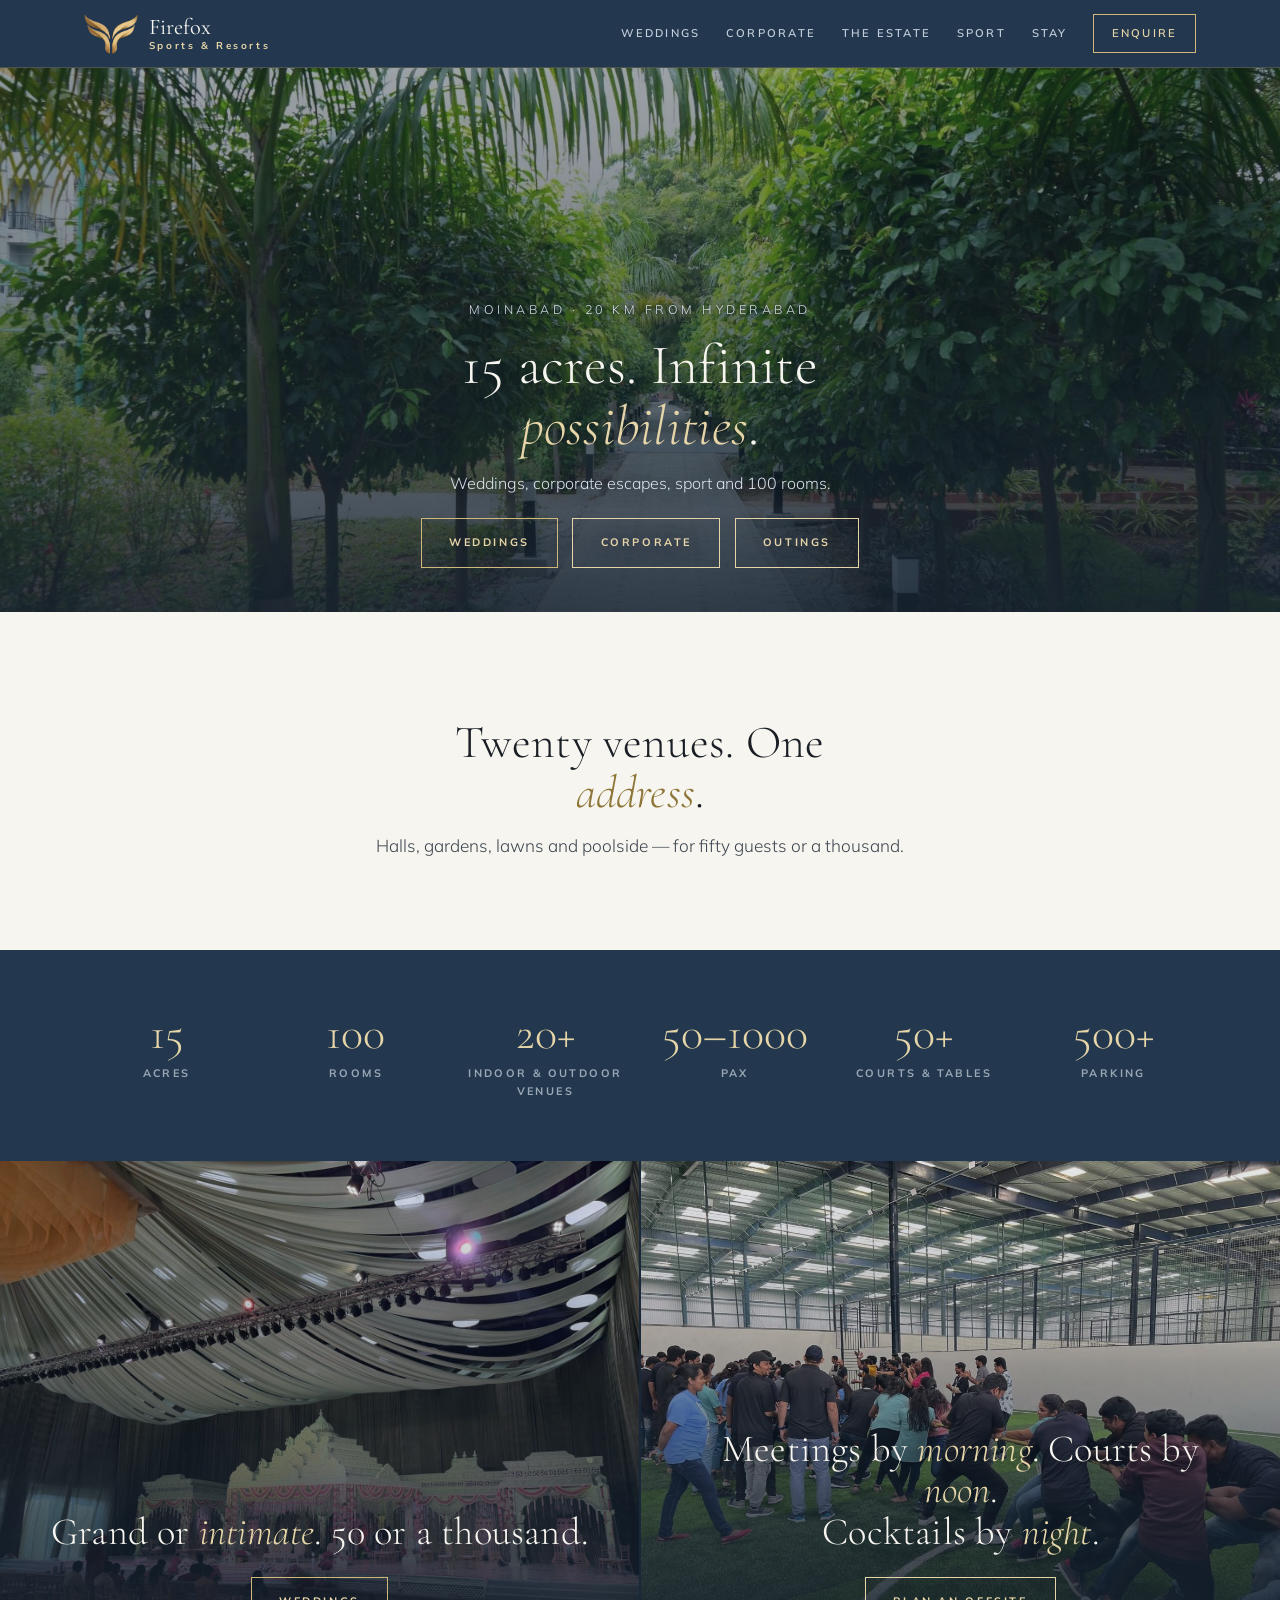
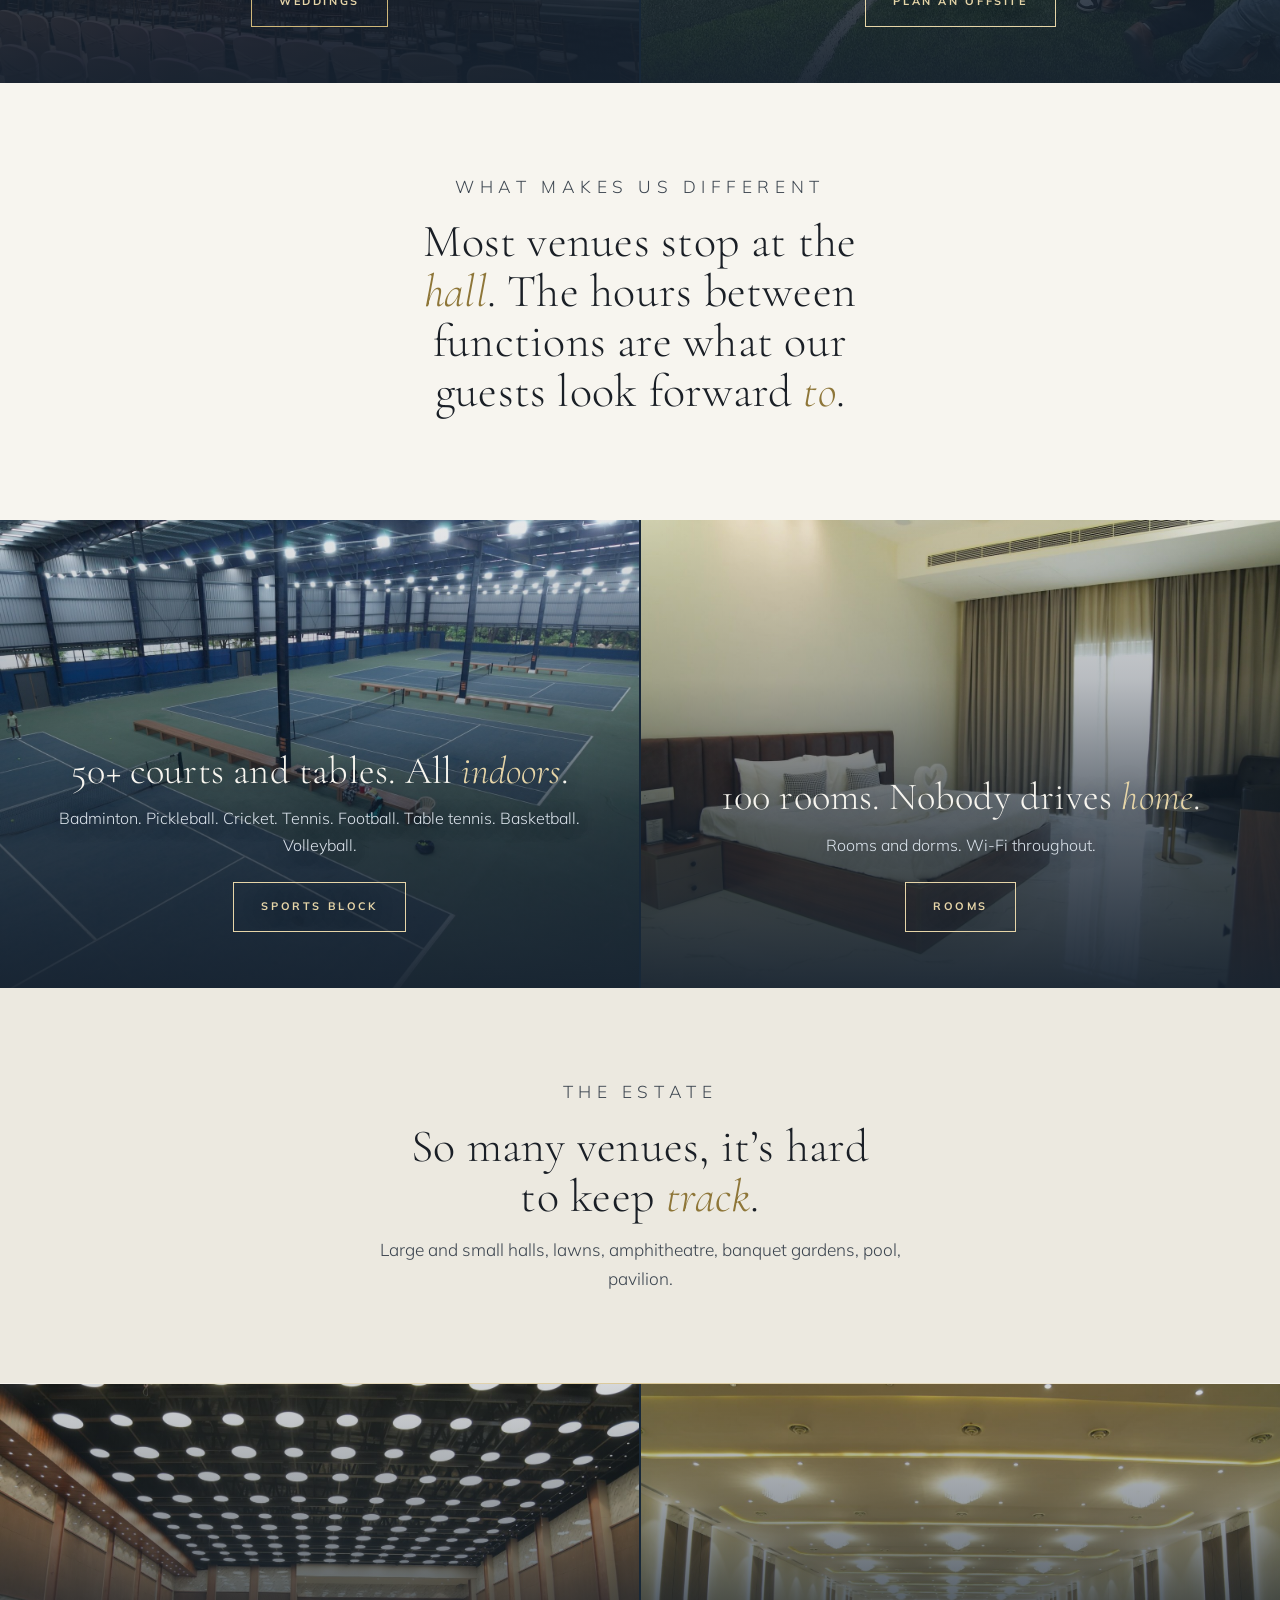
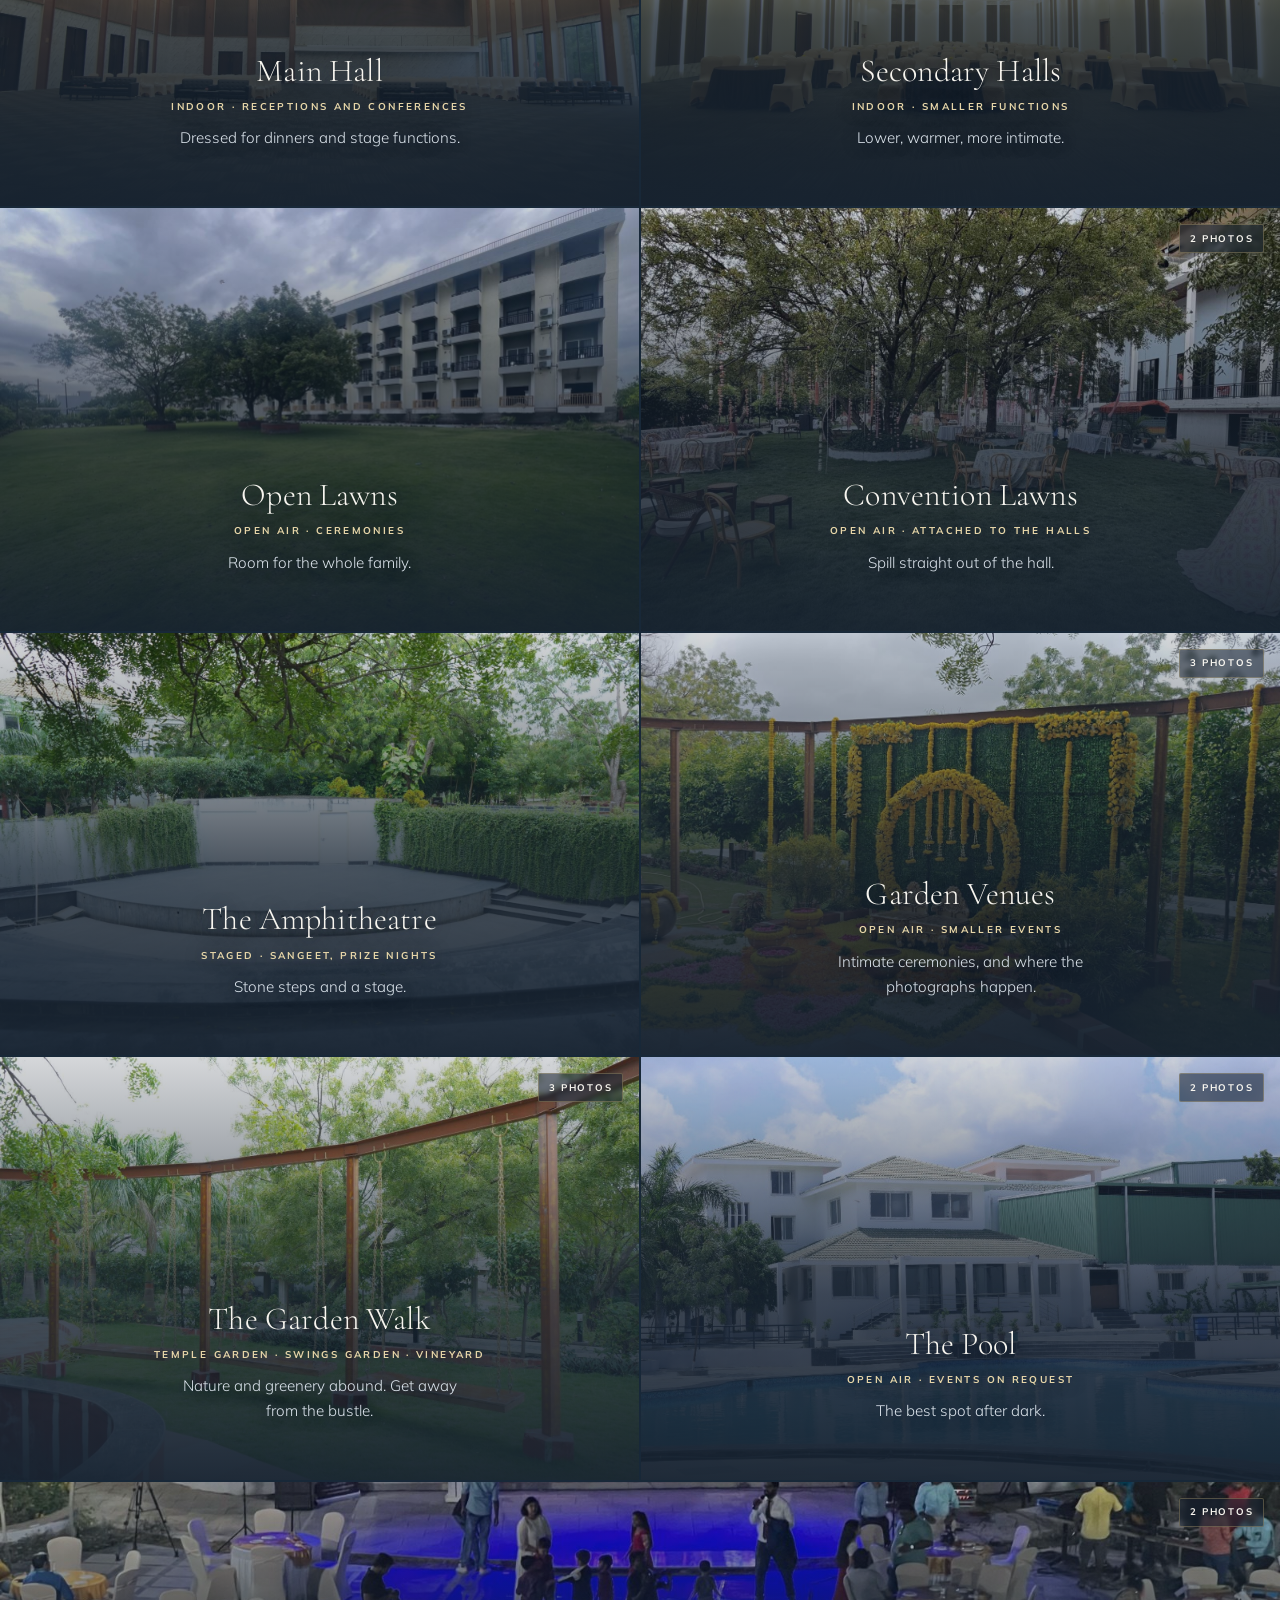
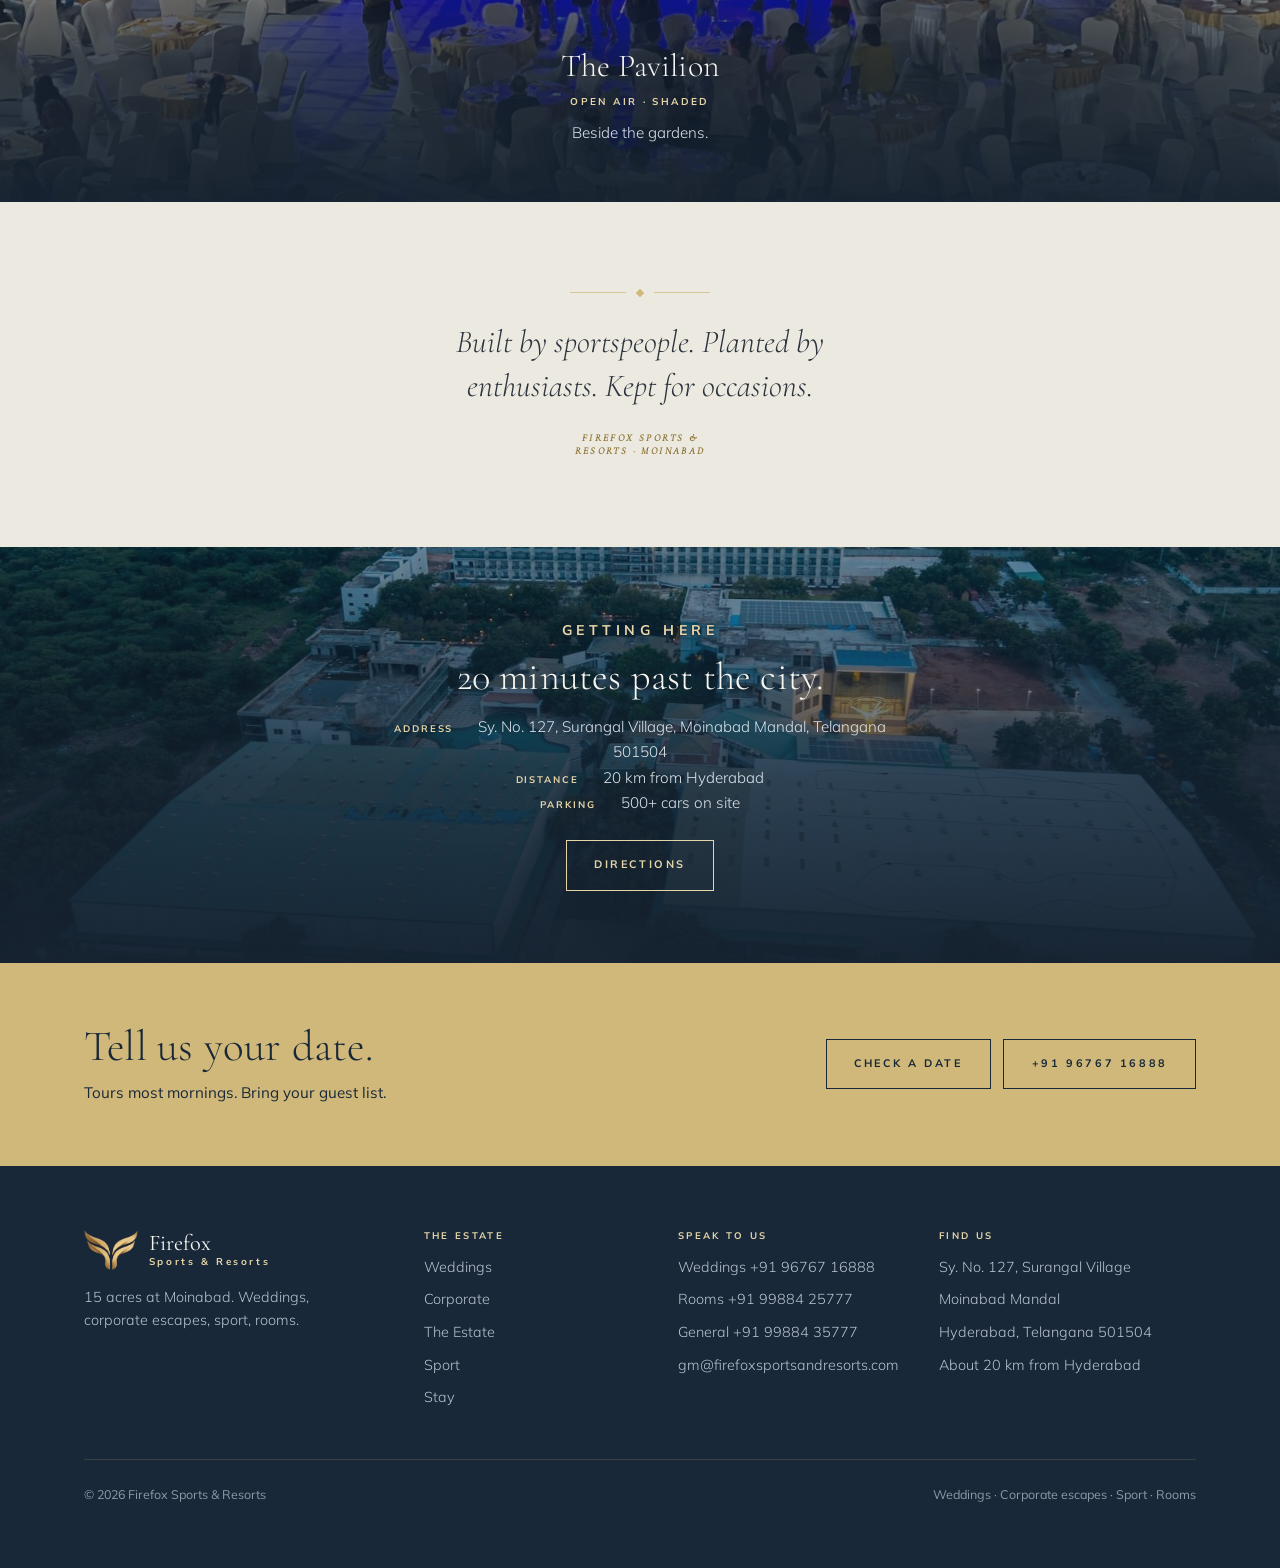
<file: index.html>
<!DOCTYPE html>
<html lang="en-IN">
<head>
<meta charset="utf-8">
<meta name="viewport" content="width=device-width, initial-scale=1">
<title>Firefox Sports &amp; Resorts — Wedding and corporate venue near Hyderabad</title>
<meta name="description" content="15-acre events estate at Moinabad, 20 km from Hyderabad. 20+ indoor and outdoor venues for 50 to 1000 guests, gardens, lawns, 50+ indoor courts, 100 rooms, parking for 500.">


<link rel="preload" as="font" type="font/woff2" href="assets/fonts/cormorant-garamond-latin-300-normal.woff2" crossorigin>
<link rel="preload" as="font" type="font/woff2" href="assets/fonts/mulish-latin-400-normal.woff2" crossorigin>
<link rel="icon" href="favicon.ico" sizes="any">
<link rel="apple-touch-icon" href="assets/img/favicon-180.png">
<link rel="stylesheet" href="assets/band.css"><script>document.documentElement.className+=" js";</script>
<script type="application/ld+json">
{
  "@context": "https://schema.org",
  "@type": ["LocalBusiness", "EventVenue"],
  "name": "Firefox Sports & Resorts",
  "description": "A 15-acre events estate at Moinabad, 20 km from Hyderabad \u2014 weddings and corporate escapes, with 100 rooms and a large indoor sports complex on site.",
  "address": {
    "@type": "PostalAddress",
    "streetAddress": "Sy. No. 127, Surangal Village",
    "addressLocality": "Moinabad",
    "addressRegion": "Telangana",
    "postalCode": "501504",
    "addressCountry": "IN"
  },
  "telephone": "+91 96767 16888",
  "email": "gm@firefoxsportsandresorts.com"
}
</script>
</head>
<body class="home">
<a class="skip" href="#main">Skip to content</a>

<header class="site-head">
  <div class="wrap">
    <a class="brand" href="index.html" aria-label="Firefox Sports and Resorts — home">
      <img src="assets/img/logo.png" alt="" width="283" height="211">
      <span class="wm">Firefox<span>Sports &amp; Resorts</span></span>
    </a>
    <button class="nav-toggle" aria-expanded="false" aria-controls="nav">Menu</button>
    <nav class="nav" id="nav">
      <a href="weddings.html">Weddings</a>
      <a href="corporate.html">Corporate</a>
      <a href="estate.html">The Estate</a>
      <a href="sports.html">Sport</a>
      <a href="hotel.html">Stay</a>
      <a class="btn-enq" href="contact.html">Enquire</a>
    </nav>
  </div>
</header>

<main id="main">

  <!-- 1 · hero band -->
  <section class="band hero">
    <div class="band-img">
      <img src="assets/img/venue-gardenpath.jpg" alt="The tree-lined garden walk running the length of the estate" fetchpriority="high" width="1600" height="1035" srcset="assets/img/venue-gardenpath-480.jpg 480w, assets/img/venue-gardenpath-800.jpg 800w, assets/img/venue-gardenpath-1200.jpg 1200w, assets/img/venue-gardenpath.jpg 1600w" sizes="100vw">
    </div>
    <div class="wrap hero-inner">
      <p class="eyebrow eyebrow--light">Moinabad &middot; 20 km from Hyderabad</p>
      <h1>15 acres. Infinite <em>possibilities</em>.</h1>
      <p>Weddings, corporate escapes, sport and 100 rooms.</p>
      <div class="hero-cta">
        <a class="btn btn-gold" href="weddings.html">Weddings</a>
        <a class="btn btn-ghost" href="corporate.html">Corporate</a>
        <a class="btn btn-ghost" href="estate.html">Outings</a>
      </div>
    </div>
  </section>

  <!-- 2 · the promise -->
  <section class="say">
    <div class="wrap">
      <h2>Twenty venues. One <em>address</em>.</h2>
      <p>Halls, gardens, lawns and poolside &mdash; for fifty guests or a thousand.</p>
    </div>
  </section>

  <!-- 3 · the figures -->
  <section class="figures">
    <div class="wrap">
      <ul>
        <li><div class="n">15</div><div class="l">Acres</div></li>
        <li><div class="n">100</div><div class="l">Rooms</div></li>
        <li><div class="n">20+</div><div class="l">Indoor &amp; outdoor venues</div></li>
        <li><div class="n">50&ndash;1000</div><div class="l">Pax</div></li>
        <li><div class="n">50+</div><div class="l">Courts &amp; tables</div></li>
        <li><div class="n">500+</div><div class="l">Parking</div></li>
      </ul>
    </div>
  </section>

  <!-- 4 · weddings + corporate, side by side -->
  <div class="pair">

  <section class="band feature reveal" id="weddings">
    <div class="band-img">
      <img src="assets/img/hero.jpg" alt="A draped hall set with a decorated stage and rows of seating" loading="lazy" width="1600" height="1200" srcset="assets/img/hero-480.jpg 480w, assets/img/hero-800.jpg 800w, assets/img/hero-1200.jpg 1200w, assets/img/hero.jpg 1600w" sizes="100vw">
    </div>
    <div class="wrap feature-inner">
      <h2>Grand or <em>intimate</em>. 50 or a thousand.</h2>
      <a class="btn btn-gold" href="weddings.html">Weddings</a>
    </div>
  </section>

  <!-- 5 · corporate -->
  <section class="band feature reveal" id="corporate">
    <div class="band-img">
      <img src="assets/img/action-tugofwar.jpg" alt="A company team playing tug of war on the indoor turf" loading="lazy" width="1280" height="960" srcset="assets/img/action-tugofwar-480.jpg 480w, assets/img/action-tugofwar-800.jpg 800w, assets/img/action-tugofwar-1200.jpg 1200w, assets/img/action-tugofwar.jpg 1280w" sizes="100vw">
    </div>
    <div class="wrap feature-inner">
      <h2>Meetings by <em>morning</em>. Courts by <em>noon</em>.<br>Cocktails by <em>night</em>.</h2>
      <a class="btn btn-ghost" href="corporate.html">Plan an offsite</a>
    </div>
  </section>

  </div>

  <!-- 6 · what makes it different -->
  <section class="say">
    <div class="wrap">
      <p class="eyebrow">What makes us different</p>
      <h2>Most venues stop at the <em>hall</em>. The hours between functions are what our guests look forward <em>to</em>.</h2>
    </div>
  </section>

  <!-- 7 · sport + stay, side by side -->
  <div class="pair">

  <section class="band feature reveal" id="sport">
    <div class="band-img">
      <img src="assets/img/sp-tennis.jpg" alt="The indoor tennis courts under the sports block roof" loading="lazy" width="1600" height="1204" srcset="assets/img/sp-tennis-480.jpg 480w, assets/img/sp-tennis-800.jpg 800w, assets/img/sp-tennis-1200.jpg 1200w, assets/img/sp-tennis.jpg 1600w" sizes="100vw">
    </div>
    <div class="wrap feature-inner">
      <h2>50+ courts and tables. All <em>indoors</em>.</h2>
      <p>Badminton. Pickleball. Cricket. Tennis. Football. Table tennis. Basketball. Volleyball.</p>
      <a class="btn btn-ghost" href="sports.html">Sports block</a>
    </div>
  </section>

  <!-- 8 · stay -->
  <section class="band feature reveal" id="stay">
    <div class="band-img">
      <img src="assets/img/ht-suite.jpg" alt="A guest room with a king bed and a window onto the gardens" loading="lazy" width="1600" height="1068" srcset="assets/img/ht-suite-480.jpg 480w, assets/img/ht-suite-800.jpg 800w, assets/img/ht-suite-1200.jpg 1200w, assets/img/ht-suite.jpg 1600w" sizes="100vw">
    </div>
    <div class="wrap feature-inner">
      <h2>100 rooms. Nobody drives <em>home</em>.</h2>
      <p>Rooms and dorms. Wi-Fi throughout.</p>
      <a class="btn btn-ghost" href="hotel.html">Rooms</a>
    </div>
  </section>

  </div>

  <!-- 9 · the spaces -->
  <section class="say say--alt" id="spaces">
    <div class="wrap">
      <p class="eyebrow">The estate</p>
      <h2>So many venues, it&rsquo;s hard to keep <em>track</em>.</h2>
      <p>Large and small halls, lawns, amphitheatre, banquet gardens, pool, pavilion.</p>
    </div>
  </section>

  <div class="goldrule"></div>

  <section class="spaces" aria-label="Spaces on the estate">

    <article class="band space">
      <div class="band-img">
        <img src="assets/img/m-hall-grand.jpg" alt="The main hall, set with round tables beneath a lit ceiling" loading="lazy" width="1600" height="1067" srcset="assets/img/m-hall-grand-480.jpg 480w, assets/img/m-hall-grand-800.jpg 800w, assets/img/m-hall-grand-1200.jpg 1200w, assets/img/m-hall-grand.jpg 1600w" sizes="100vw">
      </div>
      <div class="wrap space-inner">
        <h3>Main Hall</h3>
        <p class="meta">Indoor &middot; receptions and conferences</p>
        <p class="desc">Dressed for dinners and stage functions.</p>
      </div>
    </article>
    <article class="band space">
      <div class="band-img">
        <img src="assets/img/m-hall-round.jpg" alt="A warmly lit hall laid with round tables for a smaller function" loading="lazy" width="1600" height="1067" srcset="assets/img/m-hall-round-480.jpg 480w, assets/img/m-hall-round-800.jpg 800w, assets/img/m-hall-round-1200.jpg 1200w, assets/img/m-hall-round.jpg 1600w" sizes="100vw">
      </div>
      <div class="wrap space-inner">
        <h3>Secondary Halls</h3>
        <p class="meta">Indoor &middot; smaller functions</p>
        <p class="desc">Lower, warmer, more intimate.</p>
      </div>
    </article>
    <article class="band space">
      <div class="band-img">
        <img src="assets/img/venue-lawn.jpg" alt="An open green lawn with mature trees and the hotel block beyond" loading="lazy" width="1280" height="960" srcset="assets/img/venue-lawn-480.jpg 480w, assets/img/venue-lawn-800.jpg 800w, assets/img/venue-lawn-1200.jpg 1200w, assets/img/venue-lawn.jpg 1280w" sizes="100vw">
      </div>
      <div class="wrap space-inner">
        <h3>Open Lawns</h3>
        <p class="meta">Open air &middot; ceremonies</p>
        <p class="desc">Room for the whole family.</p>
      </div>
    </article>
    <article class="band space" data-gallery>
      <div class="band-img">
        <img src="assets/img/est-garden-lawn-event-setup-building.jpg" alt="An event set up on the convention lawn beside the hall building" loading="lazy" width="1600" height="1200" srcset="assets/img/est-garden-lawn-event-setup-building-480.jpg 480w, assets/img/est-garden-lawn-event-setup-building-800.jpg 800w, assets/img/est-garden-lawn-event-setup-building-1200.jpg 1200w, assets/img/est-garden-lawn-event-setup-building.jpg 1600w" sizes="100vw">
      </div>
      <script class="gal-data" type="application/json">[{"src": "assets/img/est-garden-lawn-event-setup-building.jpg", "alt": "An event set up on the convention lawn beside the hall building"}, {"src": "assets/img/est-open-lawn-shade-trees-planters.jpg", "alt": "An open lawn edged with shade trees and planters"}]</script>
      <div class="wrap space-inner">
        <h3>Convention Lawns</h3>
        <p class="meta">Open air &middot; attached to the halls</p>
        <p class="desc">Spill straight out of the hall.</p>
      </div>
    </article>
    <article class="band space">
      <div class="band-img pan-down">
        <img src="assets/img/event-amphitheatre.jpg" alt="The stone amphitheatre, its stage and tiered steps" loading="lazy" width="1600" height="1069" srcset="assets/img/event-amphitheatre-480.jpg 480w, assets/img/event-amphitheatre-800.jpg 800w, assets/img/event-amphitheatre-1200.jpg 1200w, assets/img/event-amphitheatre.jpg 1600w" sizes="100vw">
      </div>
      <div class="wrap space-inner">
        <h3>The Amphitheatre</h3>
        <p class="meta">Staged &middot; sangeet, prize nights</p>
        <p class="desc">Stone steps and a stage.</p>
      </div>
    </article>
    <article class="band space" data-gallery>
      <div class="band-img">
        <img src="assets/img/wed-outdoor-marigold-haldi-floral-decor-setup.jpg" alt="A garden set with marigold and floral decoration for a haldi" loading="lazy" width="1599" height="899" srcset="assets/img/wed-outdoor-marigold-haldi-floral-decor-setup-480.jpg 480w, assets/img/wed-outdoor-marigold-haldi-floral-decor-setup-800.jpg 800w, assets/img/wed-outdoor-marigold-haldi-floral-decor-setup-1200.jpg 1200w, assets/img/wed-outdoor-marigold-haldi-floral-decor-setup.jpg 1599w" sizes="100vw">
      </div>
      <script class="gal-data" type="application/json">[{"src": "assets/img/wed-outdoor-marigold-haldi-floral-decor-setup.jpg", "alt": "A garden set with marigold and floral decoration for a haldi"}, {"src": "assets/img/wed-white-floral-mandap-blossom-curtains.jpg", "alt": "A white floral mandap hung with blossom curtains"}, {"src": "assets/img/wed-lawn-function-floral-stage-setup.jpg", "alt": "A lawn function with a floral stage set for a ceremony"}]</script>
      <div class="wrap space-inner">
        <h3>Garden Venues</h3>
        <p class="meta">Open air &middot; smaller events</p>
        <p class="desc">Intimate ceremonies, and where the photographs happen.</p>
      </div>
    </article>
    <article class="band space" data-gallery>
      <div class="band-img">
        <img src="assets/img/est-swings-garden-wooden-swings-lawn.jpg" alt="Wooden swings set on the lawn in the swings garden" loading="lazy" width="1600" height="1060" srcset="assets/img/est-swings-garden-wooden-swings-lawn-480.jpg 480w, assets/img/est-swings-garden-wooden-swings-lawn-800.jpg 800w, assets/img/est-swings-garden-wooden-swings-lawn-1200.jpg 1200w, assets/img/est-swings-garden-wooden-swings-lawn.jpg 1600w" sizes="100vw">
      </div>
      <script class="gal-data" type="application/json">[{"src": "assets/img/est-swings-garden-wooden-swings-lawn.jpg", "alt": "Wooden swings set on the lawn in the swings garden"}, {"src": "assets/img/est-tiled-pavilion-seating-under-tree.jpg", "alt": "The tiled pavilion with seating beneath a mature tree"}, {"src": "assets/img/est-traveller-palm-garden-lawn-pergola.jpg", "alt": "Traveller palms along a garden lawn beside the pergola"}]</script>
      <div class="wrap space-inner">
        <h3>The Garden Walk</h3>
        <p class="meta">Temple Garden &middot; Swings Garden &middot; Vineyard</p>
        <p class="desc">Nature and greenery abound. Get away from the bustle.</p>
      </div>
    </article>
    <article class="band space" data-gallery>
      <div class="band-img">
        <img src="assets/img/amn-pool-hotel-palms-wide.jpg" alt="The outdoor pool with the hotel block and palms behind" loading="lazy" width="1165" height="623" srcset="assets/img/amn-pool-hotel-palms-wide-480.jpg 480w, assets/img/amn-pool-hotel-palms-wide-800.jpg 800w, assets/img/amn-pool-hotel-palms-wide.jpg 1165w" sizes="100vw">
      </div>
      <script class="gal-data" type="application/json">[{"src": "assets/img/amn-pool-hotel-palms-wide.jpg", "alt": "The outdoor pool with the hotel block and palms behind"}, {"src": "assets/img/wed-haldi-pool-party-blue-yellow.jpg", "alt": "A poolside haldi dressed in blue and yellow"}]</script>
      <div class="wrap space-inner">
        <h3>The Pool</h3>
        <p class="meta">Open air &middot; events on request</p>
        <p class="desc">The best spot after dark.</p>
      </div>
    </article>
    <!-- PHOTO 104 — DELIBERATE OVERRIDE, ruled by Vishal 5 Aug 2026 ("Use 104 anyway").
         cor-corporate-anniversary-stage-dinner-night.jpg carries legible ARTHA SOLUTIONS
         branding on the stage flanks and is on the do-not-use list in project-facts.md.
         The override covers THIS SLOT ONLY. Do not reuse 104 elsewhere, and do not
         "fix" this back — it is a decision, not an oversight. See decisions-log.md. -->
    <article class="band space" data-gallery>
      <div class="band-img">
        <img src="assets/img/cor-corporate-anniversary-stage-dinner-night.jpg" alt="An evening function on the pavilion, staged and set for dinner" loading="lazy" width="1600" height="1200" srcset="assets/img/cor-corporate-anniversary-stage-dinner-night-480.jpg 480w, assets/img/cor-corporate-anniversary-stage-dinner-night-800.jpg 800w, assets/img/cor-corporate-anniversary-stage-dinner-night-1200.jpg 1200w, assets/img/cor-corporate-anniversary-stage-dinner-night.jpg 1600w" sizes="100vw">
      </div>
      <script class="gal-data" type="application/json">[{"src": "assets/img/cor-corporate-anniversary-stage-dinner-night.jpg", "alt": "An evening function on the pavilion, staged and set for dinner"}, {"src": "assets/img/venue-pavilion.jpg", "alt": "The garden pavilion and its swings beside an open lawn"}]</script>
      <div class="wrap space-inner">
        <h3>The Pavilion</h3>
        <p class="meta">Open air &middot; shaded</p>
        <p class="desc">Beside the gardens.</p>
      </div>
    </article>

  </section>

  <!-- 10 · why -->
  <section class="quote">
    <div class="wrap">
      <div class="orn"><i></i><b></b><i></i></div>
      <p>Built by sportspeople. Planted by enthusiasts. Kept for occasions.</p>
      <p class="who">Firefox Sports &amp; Resorts &middot; Moinabad</p>
    </div>
  </section>

  <!-- 11 · getting here -->
  <section class="band where">
    <div class="band-img">
      <img src="assets/img/aerial.jpg" alt="The estate seen from the air, showing the halls, pool and sports blocks" loading="lazy" width="1600" height="862" srcset="assets/img/aerial-480.jpg 480w, assets/img/aerial-800.jpg 800w, assets/img/aerial-1200.jpg 1200w, assets/img/aerial.jpg 1600w" sizes="100vw">
    </div>
    <div class="wrap where-inner">
      <p class="eyebrow eyebrow--light">Getting here</p>
      <h2>20 minutes past the city.</h2>
      <dl>
        <dt>Address</dt><dd>Sy. No. 127, Surangal Village, Moinabad Mandal, Telangana 501504</dd>
        <dt>Distance</dt><dd>20 km from Hyderabad</dd>
        <dt>Parking</dt><dd>500+ cars on site</dd>
      </dl>
      <a class="btn btn-ghost" href="contact.html">Directions</a>
    </div>
  </section>

  <!-- 12 · enquire -->
  <section class="enquire">
    <div class="wrap">
      <div>
        <h2>Tell us your date.</h2>
        <p>Tours most mornings. Bring your guest list.</p>
      </div>
      <div class="acts">
        <a class="btn btn-pine" href="contact.html">Check a date</a>
        <a class="btn btn-dark" href="tel:+919676716888">+91 96767 16888</a>
      </div>
    </div>
  </section>

</main>

<footer class="site-foot">
  <div class="wrap">
    <div class="cols">
      <div>
        <div class="brand">
          <img src="assets/img/logo.png" alt="" loading="lazy" width="283" height="211">
          <span class="wm">Firefox<span>Sports &amp; Resorts</span></span>
        </div>
        <p class="tag">15 acres at Moinabad. Weddings, corporate escapes, sport, rooms.</p>
      </div>
      <div>
        <h4>The estate</h4>
        <ul>
          <li><a href="weddings.html">Weddings</a></li>
          <li><a href="corporate.html">Corporate</a></li>
          <li><a href="estate.html">The Estate</a></li>
          <li><a href="sports.html">Sport</a></li>
          <li><a href="hotel.html">Stay</a></li>
        </ul>
      </div>
      <div>
        <h4>Speak to us</h4>
        <ul>
          <li>Weddings <a href="tel:+919676716888">+91 96767 16888</a></li>
          <li>Rooms <a href="tel:+919988425777">+91 99884 25777</a></li>
          <li>General <a href="tel:+919988435777">+91 99884 35777</a></li>
          <li><a href="mailto:gm@firefoxsportsandresorts.com">gm@firefoxsportsandresorts.com</a></li>
        </ul>
      </div>
      <div>
        <h4>Find us</h4>
        <ul>
          <li>Sy. No. 127, Surangal Village</li>
          <li>Moinabad Mandal</li>
          <li>Hyderabad, Telangana 501504</li>
          <li>About 20 km from Hyderabad</li>
        </ul>
      </div>
    </div>
    <div class="base">
      <span>&copy; 2026 Firefox Sports &amp; Resorts</span>
      <span>Weddings &middot; Corporate escapes &middot; Sport &middot; Rooms</span>
    </div>
  </div>
</footer>

<script>
(function(){
  var t=document.querySelector('.nav-toggle'), n=document.getElementById('nav');
  if(t&&n){t.addEventListener('click',function(){
    var open=n.classList.toggle('open');
    t.setAttribute('aria-expanded',open?'true':'false');
    t.textContent=open?'Close':'Menu';
  });}
  var els=document.querySelectorAll('.reveal');
  if(!('IntersectionObserver' in window)||window.matchMedia('(prefers-reduced-motion:reduce)').matches){
    els.forEach(function(e){e.classList.add('in');});return;
  }
  var io=new IntersectionObserver(function(es){
    es.forEach(function(e){if(e.isIntersecting){e.target.classList.add('in');io.unobserve(e.target);}});
  },{rootMargin:'0px 0px -12% 0px'});
  els.forEach(function(e){io.observe(e);});
})();
</script>
<script src="assets/gallery.js" defer></script>
</body>
</html>
</file>
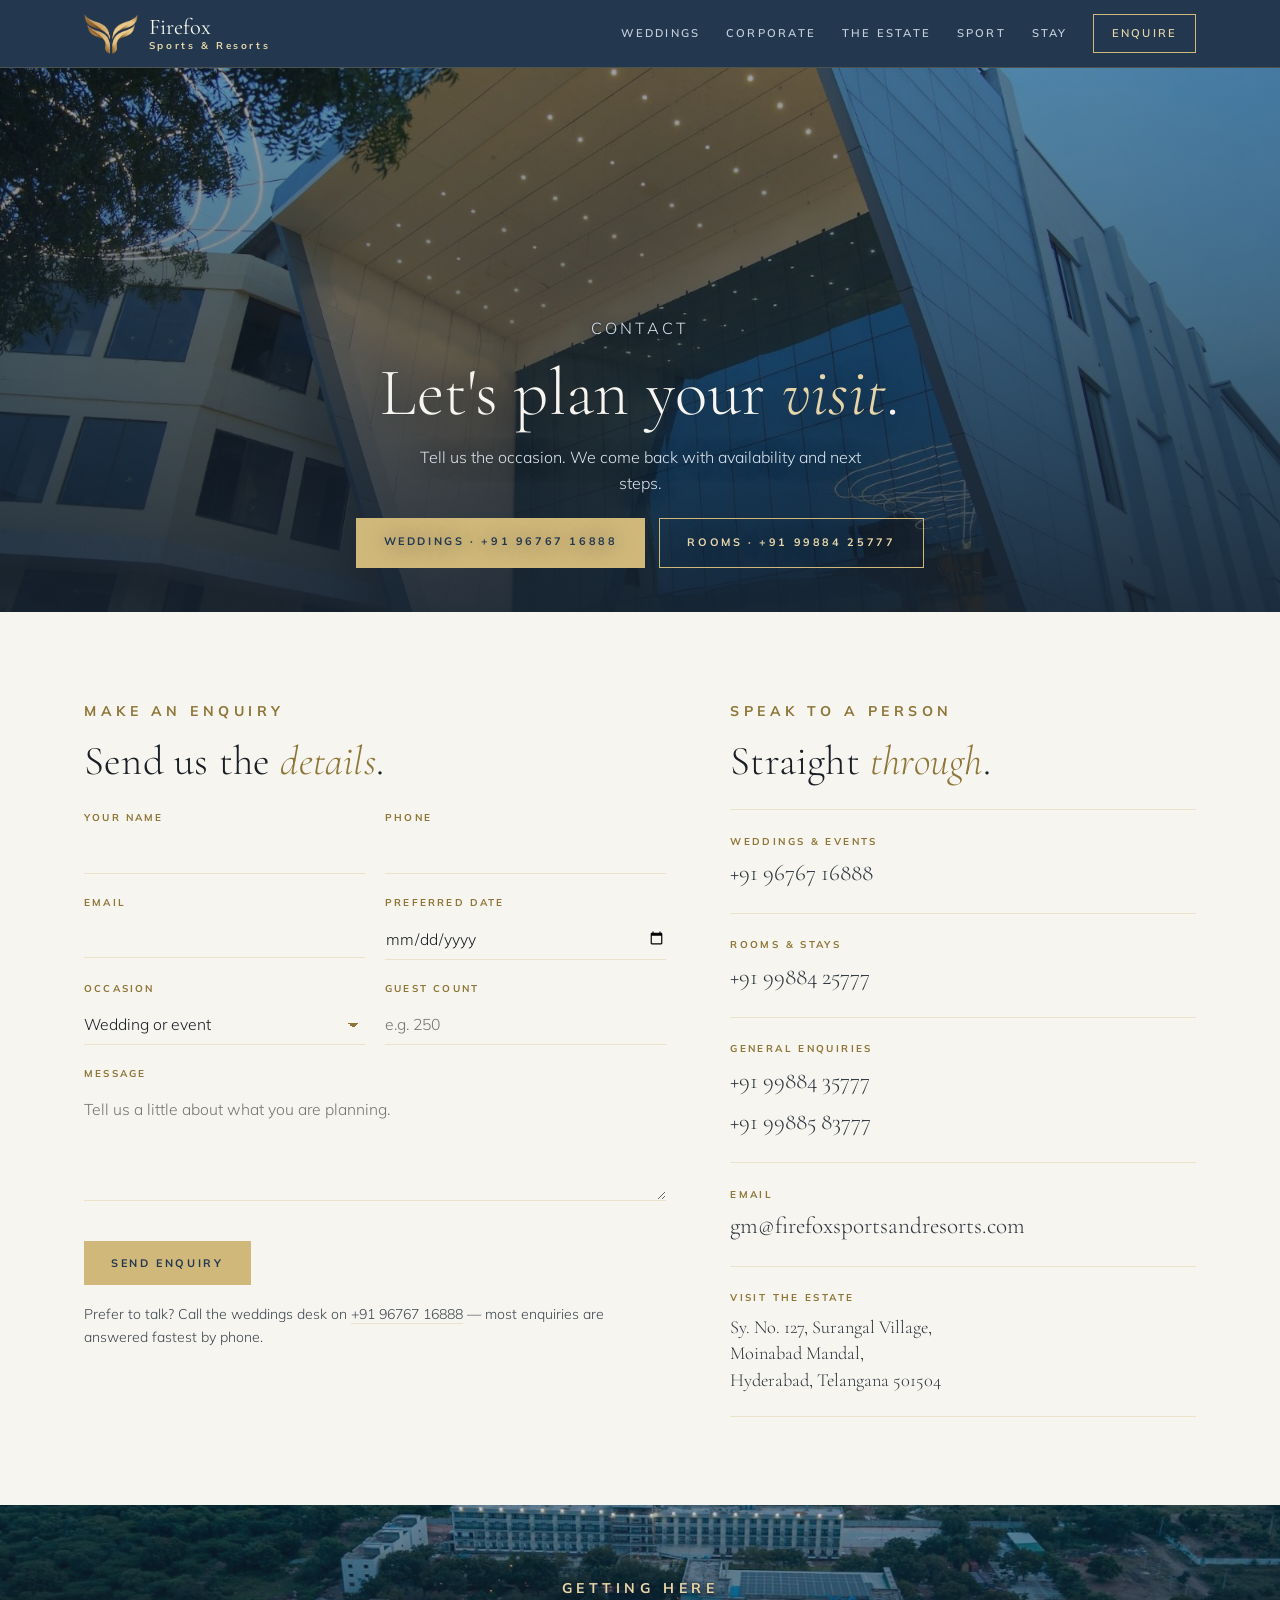
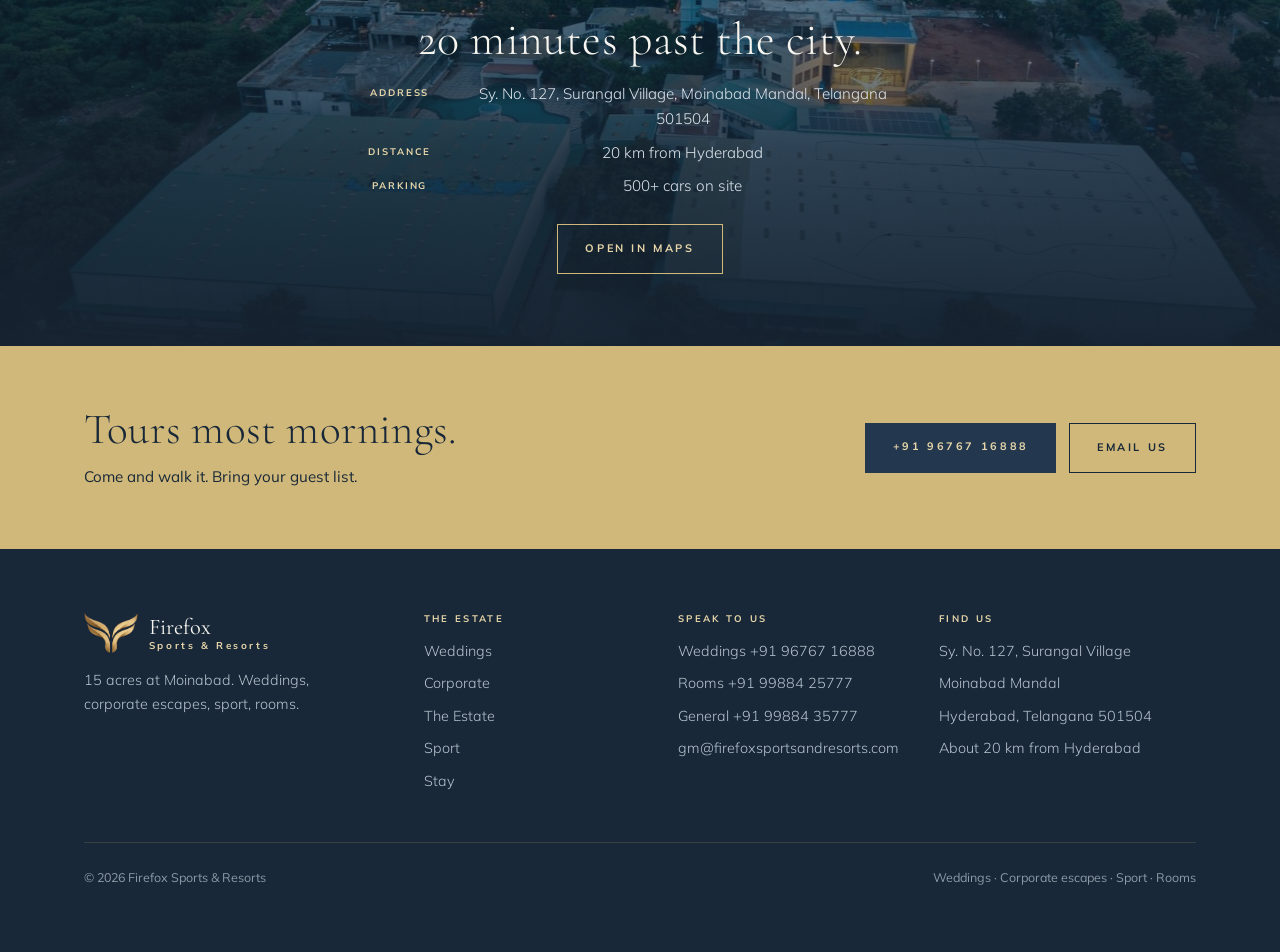
<file: contact.html>
<!DOCTYPE html>
<html lang="en-IN">
<head>
<meta charset="utf-8">
<meta name="viewport" content="width=device-width, initial-scale=1">
<title>Contact &amp; enquire — Firefox Sports &amp; Resorts, Moinabad</title>
<meta name="description" content="Enquire about weddings, corporate escapes, day outings, sport and rooms at Firefox Sports &amp; Resorts, Surangal Village, Moinabad — 20 km from Hyderabad. Weddings +91 96767 16888.">
<link rel="preload" as="font" type="font/woff2" href="assets/fonts/cormorant-garamond-latin-300-normal.woff2" crossorigin>
<link rel="preload" as="font" type="font/woff2" href="assets/fonts/mulish-latin-400-normal.woff2" crossorigin>
<link rel="icon" href="favicon.ico" sizes="any">
<link rel="apple-touch-icon" href="assets/img/favicon-180.png">
<link rel="stylesheet" href="assets/band.css"><script>document.documentElement.className+=" js";</script>
<script type="application/ld+json">
{
  "@context": "https://schema.org",
  "@type": ["LocalBusiness", "EventVenue"],
  "name": "Firefox Sports & Resorts",
  "description": "A 15-acre events estate at Moinabad, 20 km from Hyderabad \u2014 weddings and corporate escapes, with 100 rooms and a large indoor sports complex on site.",
  "address": {
    "@type": "PostalAddress",
    "streetAddress": "Sy. No. 127, Surangal Village",
    "addressLocality": "Moinabad",
    "addressRegion": "Telangana",
    "postalCode": "501504",
    "addressCountry": "IN"
  },
  "telephone": "+91 96767 16888",
  "email": "gm@firefoxsportsandresorts.com"
}
</script>
</head>
<body>
<a class="skip" href="#main">Skip to content</a>
<header class="site-head">
  <div class="wrap">
    <a class="brand" href="index.html" aria-label="Firefox Sports and Resorts — home">
      <img src="assets/img/logo.png" alt="" width="283" height="211">
      <span class="wm">Firefox<span>Sports &amp; Resorts</span></span>
    </a>
    <button class="nav-toggle" aria-expanded="false" aria-controls="nav">Menu</button>
    <nav class="nav" id="nav">
      <a href="weddings.html">Weddings</a>
      <a href="corporate.html">Corporate</a>
      <a href="estate.html">The Estate</a>
      <a href="sports.html">Sport</a>
      <a href="hotel.html">Stay</a>
      <a class="btn-enq" href="contact.html" aria-current="page">Enquire</a>
    </nav>
  </div>
</header>
<main id="main">

<section class="band hero">
  <div class="band-img"><img src="assets/img/conv-facade.jpg" alt="The convention centre and the drive into the estate" fetchpriority="high" width="1600" height="1067" srcset="assets/img/conv-facade-480.jpg 480w, assets/img/conv-facade-800.jpg 800w, assets/img/conv-facade-1200.jpg 1200w, assets/img/conv-facade.jpg 1600w" sizes="100vw"></div>
  <div class="wrap hero-inner">
    <p class="eyebrow eyebrow--light">Contact</p>
    <h1>Let's plan your <em>visit</em>.</h1>
    <p>Tell us the occasion. We come back with availability and next steps.</p>
    <div class="hero-cta">
      <a class="btn btn-gold" href="tel:+919676716888">Weddings &middot; +91 96767 16888</a>
      <a class="btn btn-ghost" href="tel:+919988425777">Rooms &middot; +91 99884 25777</a>
    </div>
  </div>
</section>

<section class="contact">
  <div class="wrap">
    <div class="grid">
      <div>
        <p class="eyebrow">Make an enquiry</p>
        <h2>Send us the <em>details</em>.</h2>
        <form class="form" id="enquiry" novalidate>
          <div class="row">
            <div class="field"><label for="name">Your name</label><input id="name" name="name" type="text" autocomplete="name" required></div>
            <div class="field"><label for="phone">Phone</label><input id="phone" name="phone" type="tel" autocomplete="tel" required></div>
          </div>
          <div class="row">
            <div class="field"><label for="email">Email</label><input id="email" name="email" type="email" autocomplete="email"></div>
            <div class="field"><label for="date">Preferred date</label><input id="date" name="date" type="date"></div>
          </div>
          <div class="row">
            <div class="field">
              <label for="type">Occasion</label>
              <select id="type" name="type">
                <option>Wedding or event</option>
                <option>Corporate escape</option>
                <option>Day outing</option>
                <option>Sports booking</option>
                <option>Rooms &amp; stay</option>
                <option>Summer camp</option>
              </select>
            </div>
            <div class="field"><label for="guests">Guest count</label><input id="guests" name="guests" type="number" min="1" placeholder="e.g. 250"></div>
          </div>
          <div class="field"><label for="message">Message</label><textarea id="message" name="message" placeholder="Tell us a little about what you are planning."></textarea></div>
          <button class="btn btn-gold" type="submit">Send enquiry</button>
          <p class="note" role="status" id="enq-note">Prefer to talk? Call the weddings desk on <a href="tel:+919676716888" style="border-bottom:1px solid var(--line)">+91 96767 16888</a> — most enquiries are answered fastest by phone.</p>
          <noscript><p class="note">This form needs JavaScript. Call <a href="tel:+919676716888" style="border-bottom:1px solid var(--line)">+91 96767 16888</a> or email <a href="mailto:gm@firefoxsportsandresorts.com" style="border-bottom:1px solid var(--line)">gm@firefoxsportsandresorts.com</a>.</p></noscript>
        </form>
      </div>

      <div>
        <p class="eyebrow">Speak to a person</p>
        <h2>Straight <em>through</em>.</h2>
        <div class="desks">
          <div class="desk">
            <p class="eyebrow">Weddings &amp; events</p>
            <a href="tel:+919676716888">+91 96767 16888</a>
          </div>
          <div class="desk">
            <p class="eyebrow">Rooms &amp; stays</p>
            <a href="tel:+919988425777">+91 99884 25777</a>
          </div>
          <div class="desk">
            <p class="eyebrow">General enquiries</p>
            <a href="tel:+919988435777">+91 99884 35777</a>
            <a href="tel:+919988583777">+91 99885 83777</a>
          </div>
          <div class="desk">
            <p class="eyebrow">Email</p>
            <a href="mailto:gm@firefoxsportsandresorts.com">gm@firefoxsportsandresorts.com</a>
          </div>
          <div class="desk">
            <p class="eyebrow">Visit the estate</p>
            <span class="val">Sy. No. 127, Surangal Village,<br>Moinabad Mandal,<br>Hyderabad, Telangana 501504</span>
          </div>
        </div>
      </div>
    </div>
  </div>
</section>

<section class="band where">
  <div class="band-img"><img src="assets/img/aerial.jpg" alt="The estate seen from the air, showing the halls, pool and sports blocks" loading="lazy" width="1600" height="862" srcset="assets/img/aerial-480.jpg 480w, assets/img/aerial-800.jpg 800w, assets/img/aerial-1200.jpg 1200w, assets/img/aerial.jpg 1600w" sizes="100vw"></div>
  <div class="wrap where-inner">
    <p class="eyebrow eyebrow--light">Getting here</p>
    <h2>20 minutes past the city.</h2>
    <dl>
      <dt>Address</dt><dd>Sy. No. 127, Surangal Village, Moinabad Mandal, Telangana 501504</dd>
      <dt>Distance</dt><dd>20 km from Hyderabad</dd>
      <dt>Parking</dt><dd>500+ cars on site</dd>
    </dl>
    <a class="btn btn-ghost" href="https://www.google.com/maps/search/?api=1&amp;query=Firefox+Sports+and+Resorts+Moinabad+Hyderabad" target="_blank" rel="noopener">Open in Maps</a>
  </div>
</section>

<section class="enquire">
  <div class="wrap">
    <div>
      <h2>Tours most mornings.</h2>
      <p>Come and walk it. Bring your guest list.</p>
    </div>
    <div class="acts">
      <a class="btn btn-pine" href="tel:+919676716888">+91 96767 16888</a>
      <a class="btn btn-dark" href="mailto:gm@firefoxsportsandresorts.com">Email us</a>
    </div>
  </div>
</section>
</main>
<footer class="site-foot">
  <div class="wrap">
    <div class="cols">
      <div>
        <div class="brand">
          <img src="assets/img/logo.png" alt="" loading="lazy" width="283" height="211">
          <span class="wm">Firefox<span>Sports &amp; Resorts</span></span>
        </div>
        <p class="tag">15 acres at Moinabad. Weddings, corporate escapes, sport, rooms.</p>
      </div>
      <div>
        <h4>The estate</h4>
        <ul>
          <li><a href="weddings.html">Weddings</a></li>
          <li><a href="corporate.html">Corporate</a></li>
          <li><a href="estate.html">The Estate</a></li>
          <li><a href="sports.html">Sport</a></li>
          <li><a href="hotel.html">Stay</a></li>
        </ul>
      </div>
      <div>
        <h4>Speak to us</h4>
        <ul>
          <li>Weddings <a href="tel:+919676716888">+91 96767 16888</a></li>
          <li>Rooms <a href="tel:+919988425777">+91 99884 25777</a></li>
          <li>General <a href="tel:+919988435777">+91 99884 35777</a></li>
          <li><a href="mailto:gm@firefoxsportsandresorts.com">gm@firefoxsportsandresorts.com</a></li>
        </ul>
      </div>
      <div>
        <h4>Find us</h4>
        <ul>
          <li>Sy. No. 127, Surangal Village</li>
          <li>Moinabad Mandal</li>
          <li>Hyderabad, Telangana 501504</li>
          <li>About 20 km from Hyderabad</li>
        </ul>
      </div>
    </div>
    <div class="base">
      <span>&copy; 2026 Firefox Sports &amp; Resorts</span>
      <span>Weddings &middot; Corporate escapes &middot; Sport &middot; Rooms</span>
    </div>
  </div>
</footer>
<script>
(function(){
  var t=document.querySelector('.nav-toggle'), n=document.getElementById('nav');
  if(t&&n){t.addEventListener('click',function(){
    var open=n.classList.toggle('open');
    t.setAttribute('aria-expanded',open?'true':'false');
    t.textContent=open?'Close':'Menu';
  });}
  var els=document.querySelectorAll('.reveal');
  if(!('IntersectionObserver' in window)||window.matchMedia('(prefers-reduced-motion:reduce)').matches){
    els.forEach(function(e){e.classList.add('in');});return;
  }
  var io=new IntersectionObserver(function(es){
    es.forEach(function(e){if(e.isIntersecting){e.target.classList.add('in');io.unobserve(e.target);}});
  },{rootMargin:'0px 0px -12% 0px'});
  els.forEach(function(e){io.observe(e);});
})();
</script>
<script>
/* INTERIM enquiry handling — 1 Aug 2026.
   The permanent destination is undecided (Formspree or WhatsApp; open item 9 in
   claude/decisions-log.md). Until it is decided, submitting must not silently
   drop an enquiry, so the form composes the message in the visitor's own mail
   client. No data reaches a third party, and replacing this with a real POST
   is a one-function change. */
(function(){
  var f=document.getElementById('enquiry'); if(!f) return;
  var note=document.getElementById('enq-note');
  f.addEventListener('submit',function(e){
    e.preventDefault();
    var g=function(id){var el=document.getElementById(id);return el&&el.value?el.value.trim():'';};
    if(!g('name')||!g('phone')){
      note.textContent='Please add your name and a phone number so we can come back to you.';
      return;
    }
    var lines=['Name: '+g('name'),'Phone: '+g('phone'),'Email: '+g('email'),
      'Occasion: '+g('type'),'Preferred date: '+g('date'),'Guest count: '+g('guests'),
      '',g('message'),'','Sent from the Firefox Sports & Resorts website'];
    var subject='Enquiry — '+(g('type')||'Firefox Sports & Resorts')+(g('date')?' — '+g('date'):'');
    note.innerHTML='Opening your email app with the details filled in. If nothing happens, call <a href="tel:+919676716888" style="border-bottom:1px solid var(--line)">+91 96767 16888</a>.';
    window.location.href='mailto:gm@firefoxsportsandresorts.com?subject='+encodeURIComponent(subject)+'&body='+encodeURIComponent(lines.join('\n'));
  });
})();
</script>
</body>
</html>
</file>
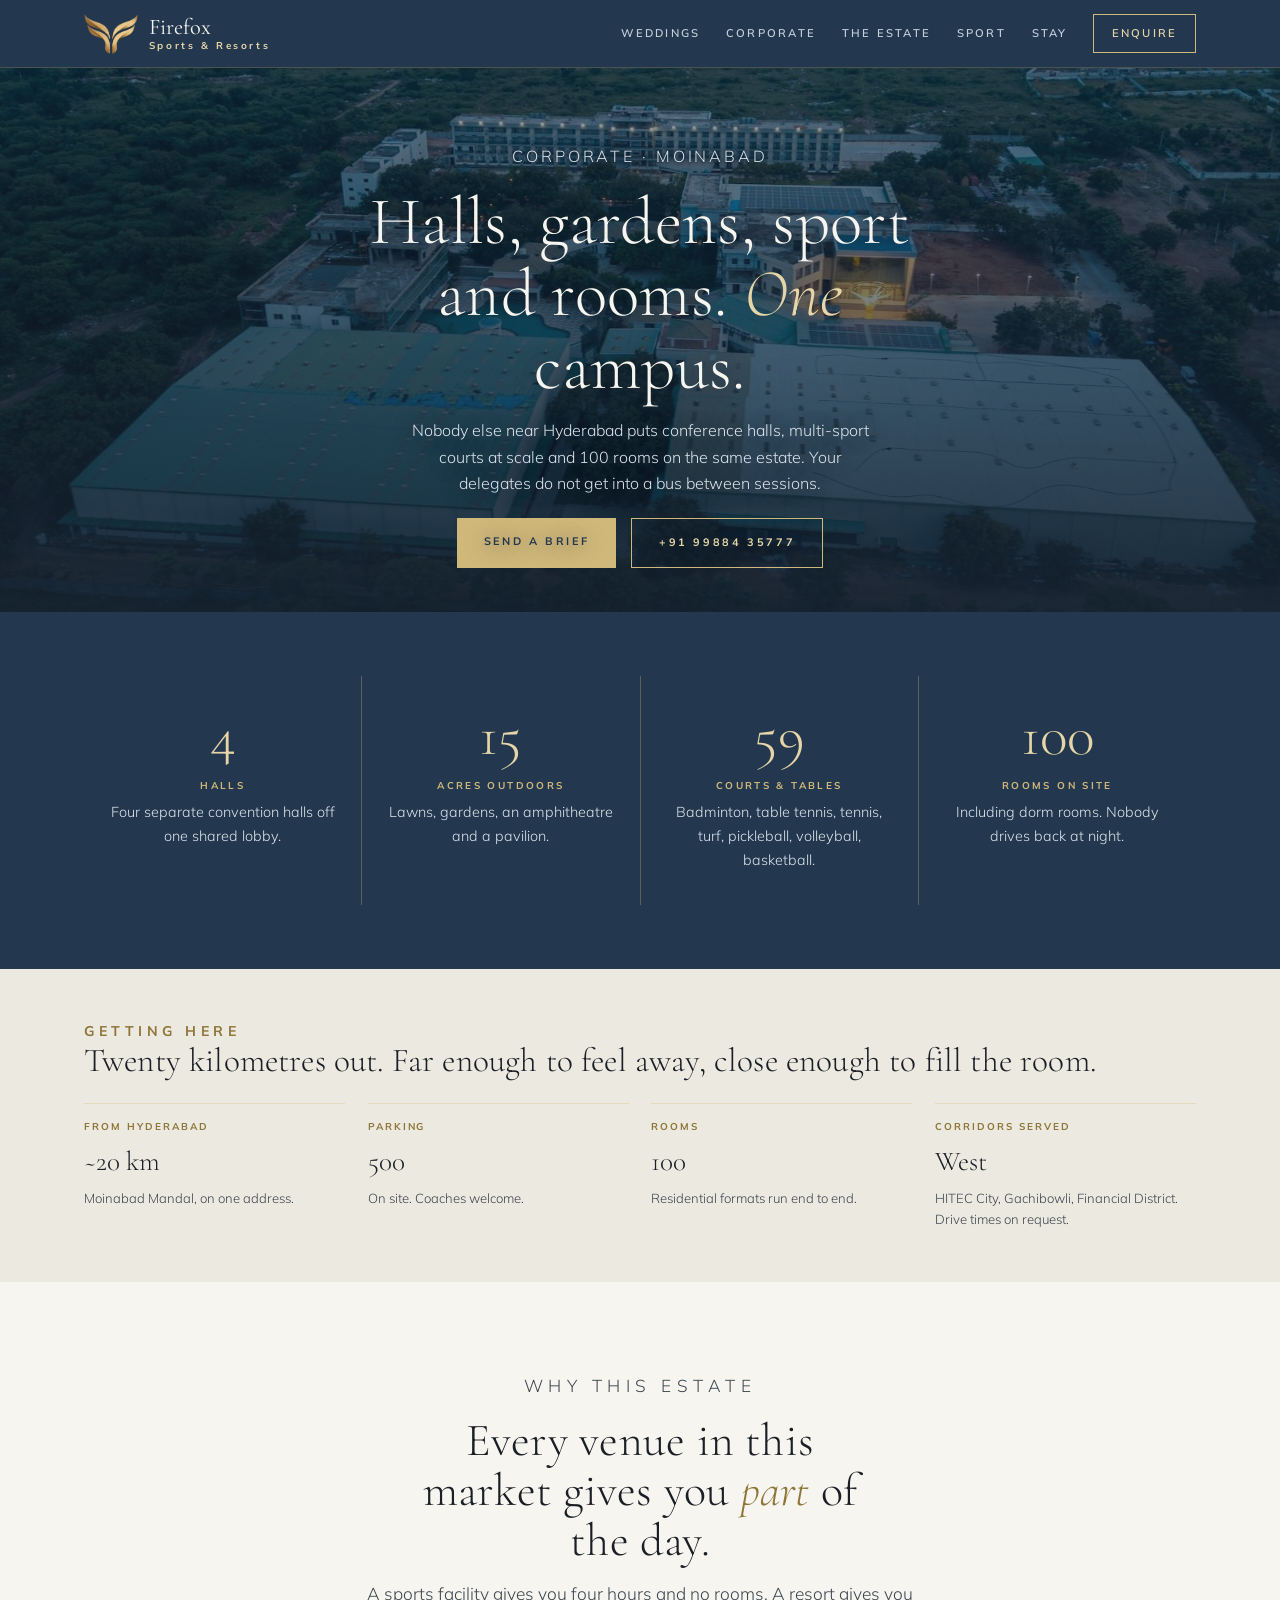
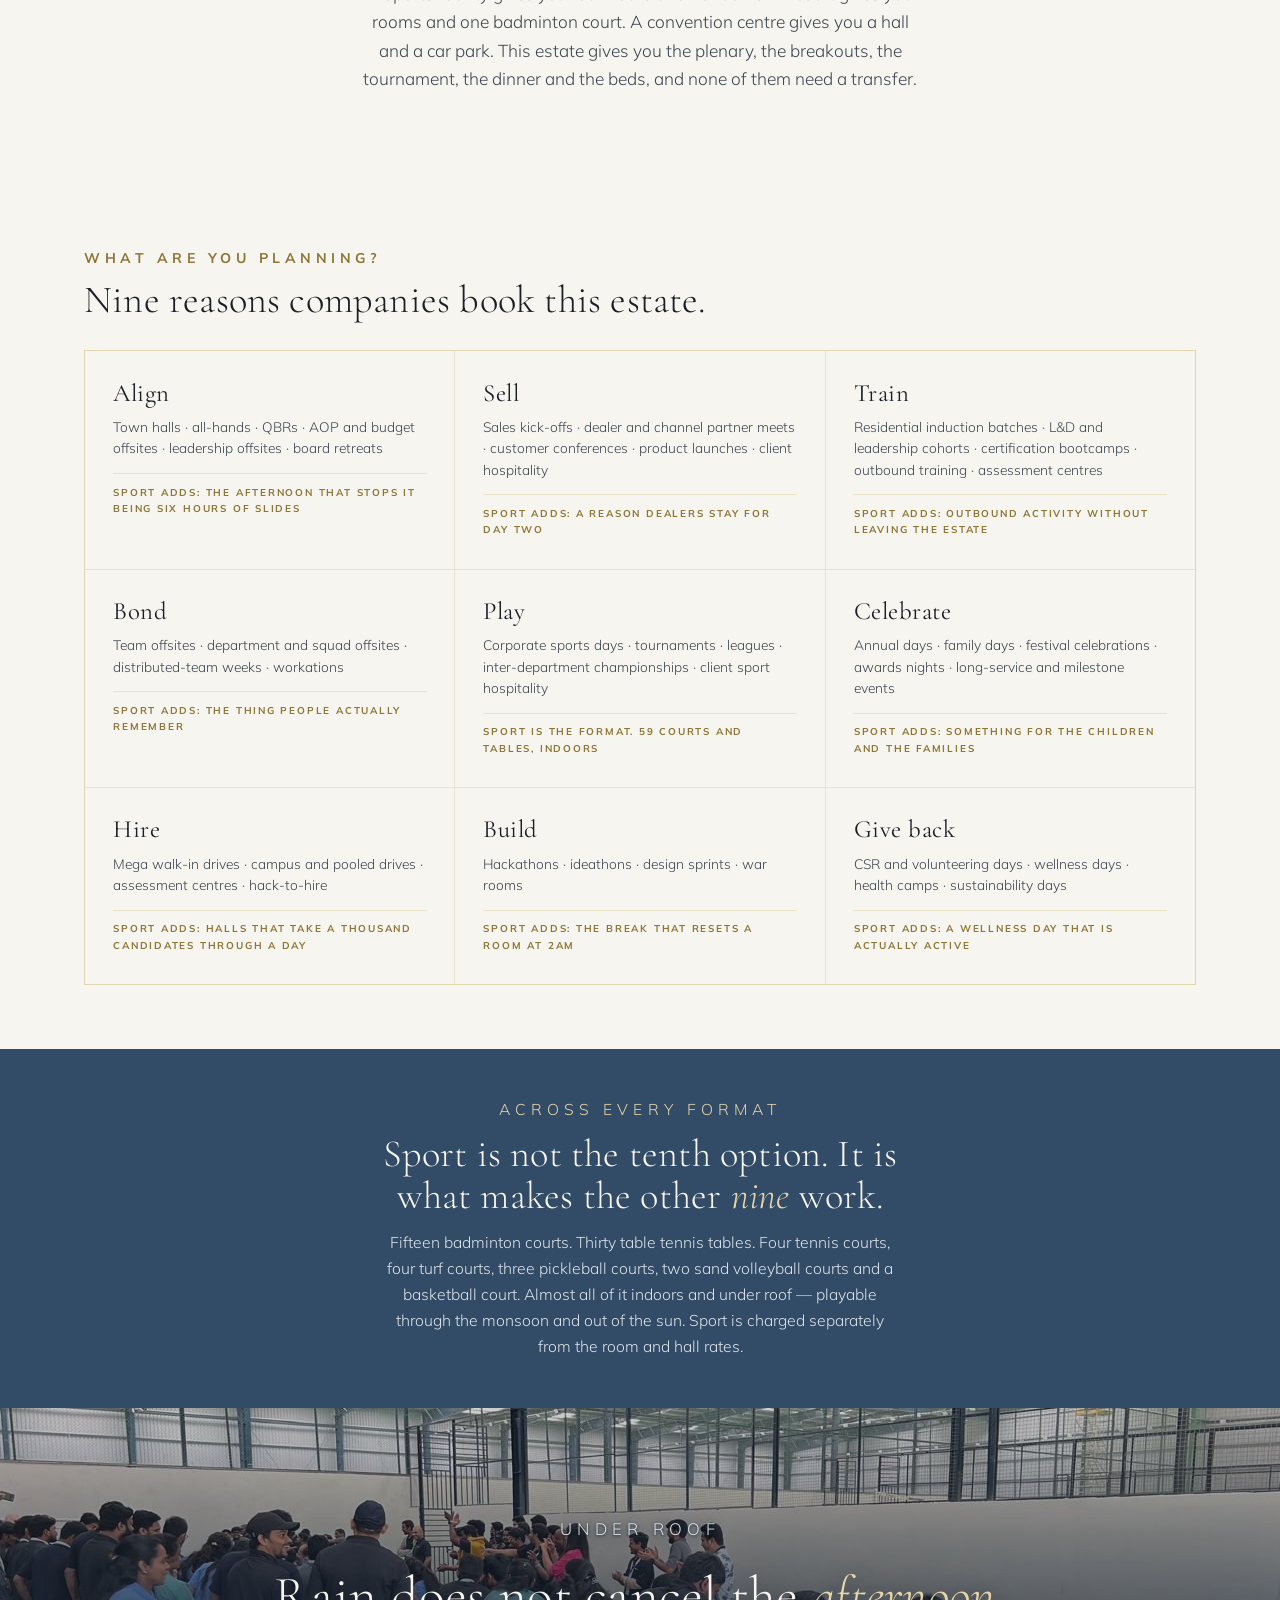
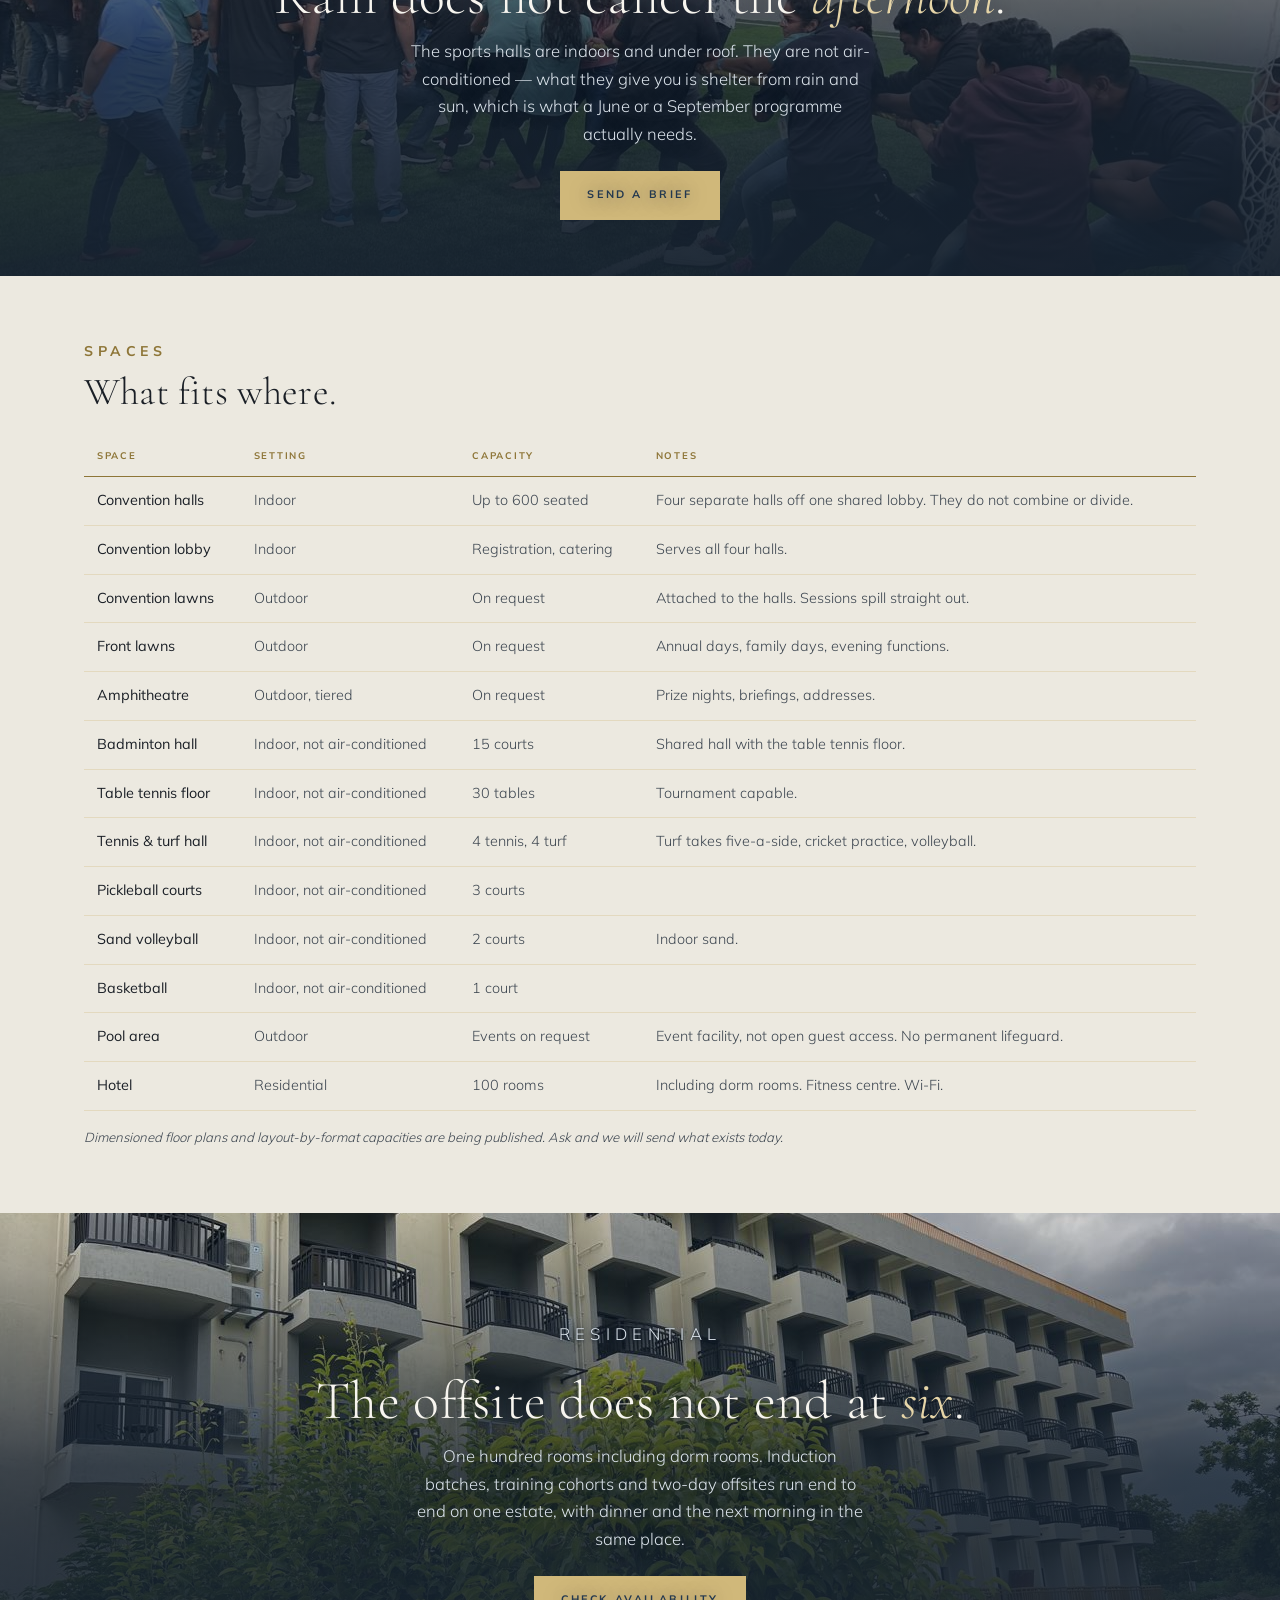
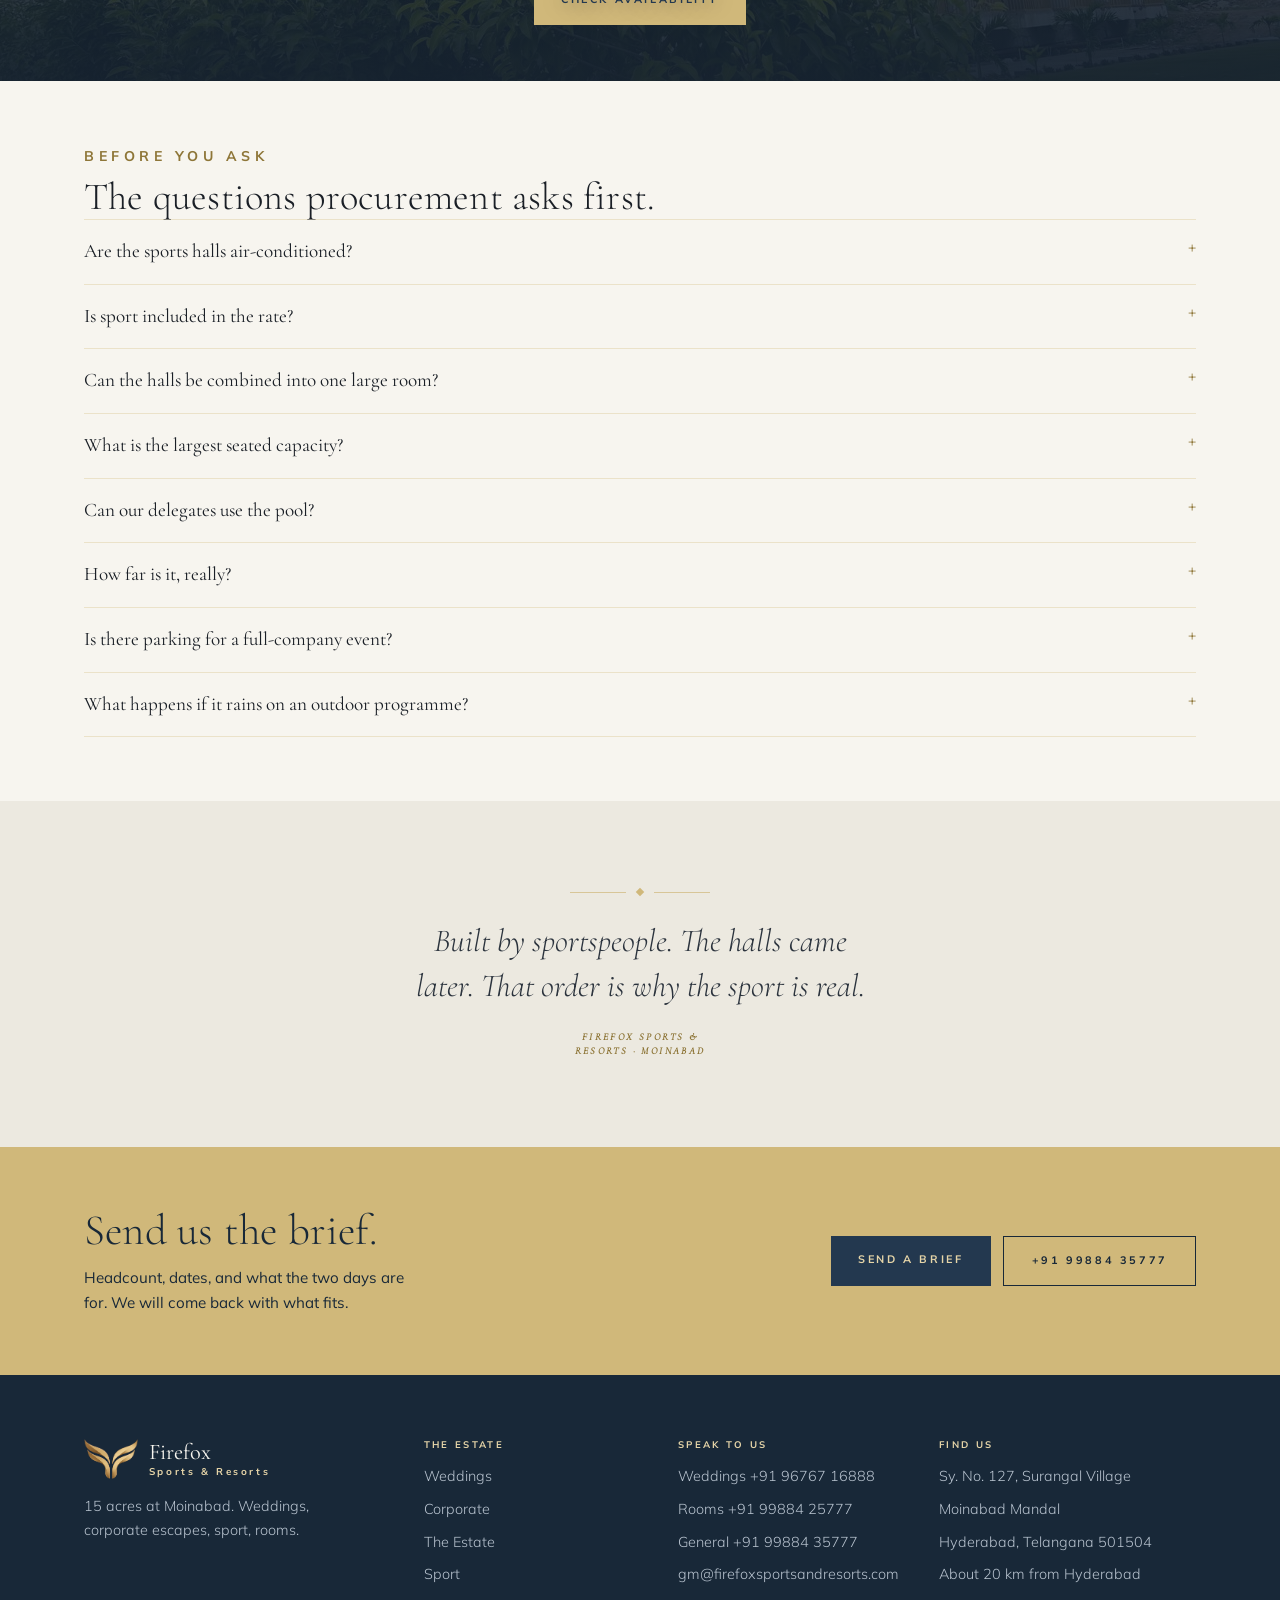
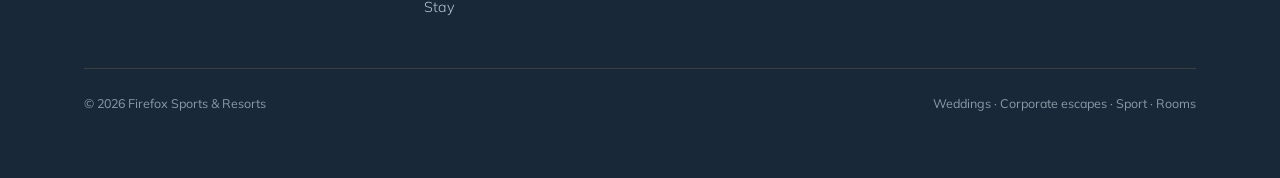
<file: corporate.html>
<!DOCTYPE html>
<html lang="en-IN">
<head>
<meta charset="utf-8">
<meta name="viewport" content="width=device-width, initial-scale=1">
<title>Corporate events — Firefox Sports &amp; Resorts, Moinabad</title>
<meta name="description" content="Conference halls, gardens, 59 indoor courts and tables, and 100 rooms on one 15-acre estate 20 km from Hyderabad. Offsites, conferences, training, annual days and corporate sports days.">
<link rel="preload" as="font" type="font/woff2" href="assets/fonts/cormorant-garamond-latin-300-normal.woff2" crossorigin>
<link rel="preload" as="font" type="font/woff2" href="assets/fonts/mulish-latin-400-normal.woff2" crossorigin>
<link rel="icon" href="favicon.ico" sizes="any">
<link rel="apple-touch-icon" href="assets/img/favicon-180.png">
<link rel="stylesheet" href="assets/band.css"><script>document.documentElement.className+=" js";</script>
</head>
<body>
<a class="skip" href="#main">Skip to content</a>
<header class="site-head">
  <div class="wrap">
    <a class="brand" href="index.html" aria-label="Firefox Sports and Resorts — home">
      <img src="assets/img/logo.png" alt="" width="283" height="211">
      <span class="wm">Firefox<span>Sports &amp; Resorts</span></span>
    </a>
    <button class="nav-toggle" aria-expanded="false" aria-controls="nav">Menu</button>
    <nav class="nav" id="nav">
      <a href="weddings.html">Weddings</a>
      <a href="corporate.html" aria-current="page">Corporate</a>
      <a href="estate.html">The Estate</a>
      <a href="sports.html">Sport</a>
      <a href="hotel.html">Stay</a>
      <a class="btn-enq" href="contact.html">Enquire</a>
    </nav>
  </div>
</header>
<main id="main">

<!-- 1 · the differentiator, in a form a planner can repeat to their boss -->
<section class="band hero">
  <div class="band-img"><img src="assets/img/m-aerial-estate.jpg" alt="The estate from the air — convention halls, sports halls, gardens and the hotel block on one campus" fetchpriority="high" width="1600" height="900" srcset="assets/img/m-aerial-estate-480.jpg 480w, assets/img/m-aerial-estate-800.jpg 800w, assets/img/m-aerial-estate-1200.jpg 1200w, assets/img/m-aerial-estate.jpg 1600w" sizes="100vw"></div>
  <div class="wrap hero-inner">
    <p class="eyebrow eyebrow--light">Corporate &middot; Moinabad</p>
    <h1>Halls, gardens, sport and rooms. <em>One</em> campus.</h1>
    <p>Nobody else near Hyderabad puts conference halls, multi-sport courts at scale and 100 rooms on the same estate. Your delegates do not get into a bus between sessions.</p>
    <div class="hero-cta">
      <a class="btn btn-gold" href="contact.html">Send a brief</a>
      <a class="btn btn-ghost" href="tel:+919988435777">+91 99884 35777</a>
    </div>
  </div>
</section>

<!-- 2 · the four-asset grid, a hard number under each -->
<section class="corp-assets" aria-label="The estate in four numbers">
  <div class="wrap">
    <div class="asset-grid">
      <div class="asset"><span class="n">4</span><p class="l">Halls</p><p class="s">Four separate convention halls off one shared lobby.</p></div>
      <div class="asset"><span class="n">15</span><p class="l">Acres outdoors</p><p class="s">Lawns, gardens, an amphitheatre and a pavilion.</p></div>
      <div class="asset"><span class="n">59</span><p class="l">Courts &amp; tables</p><p class="s">Badminton, table tennis, tennis, turf, pickleball, volleyball, basketball.</p></div>
      <div class="asset"><span class="n">100</span><p class="l">Rooms on site</p><p class="s">Including dorm rooms. Nobody drives back at night.</p></div>
    </div>
  </div>
</section>

<!-- 3 · travel, high on the page. Ease of travel is the number-two venue factor
     and for an out-of-town estate it is THE objection.
     ⚠ GAP: drive times from HITEC City, Gachibowli, the Financial District and RGIA
     at both off-peak and 9am weekday are the single highest-value missing content
     on this page. No verified figures exist in the project record, so none are
     published here. Do not invent them — get them from Vishal, then fill this band. -->
<section class="travel" aria-label="Getting here">
  <div class="wrap">
    <p class="eyebrow">Getting here</p>
    <h2>Twenty kilometres out. Far enough to feel away, close enough to fill the room.</h2>
    <div class="travel-grid">
      <div><p class="from">From Hyderabad</p><p class="km">~20 km</p><p class="note">Moinabad Mandal, on one address.</p></div>
      <div><p class="from">Parking</p><p class="km">500</p><p class="note">On site. Coaches welcome.</p></div>
      <div><p class="from">Rooms</p><p class="km">100</p><p class="note">Residential formats run end to end.</p></div>
      <div><p class="from">Corridors served</p><p class="km">West</p><p class="note">HITEC City, Gachibowli, Financial District. Drive times on request.</p></div>
    </div>
  </div>
</section>

<section class="say">
  <div class="wrap">
    <p class="eyebrow">Why this estate</p>
    <h2>Every venue in this market gives you <em>part</em> of the day.</h2>
    <p>A sports facility gives you four hours and no rooms. A resort gives you rooms and one badminton court. A convention centre gives you a hall and a car park. This estate gives you the plenary, the breakouts, the tournament, the dinner and the beds, and none of them need a transfer.</p>
  </div>
</section>

<!-- 5 · the nine purpose cards, each carrying buyer's-words sub-labels -->
<section class="purposes" aria-label="What are you planning?">
  <div class="wrap">
    <p class="eyebrow">What are you planning?</p>
    <h2 style="font-family:var(--display);font-size:clamp(1.8rem,3vw,2.6rem);font-weight:300;color:var(--ink);margin-top:.6rem">Nine reasons companies book this estate.</h2>
    <div class="purpose-grid">
      <article class="purpose"><h3>Align</h3><p class="sub">Town halls &middot; all-hands &middot; QBRs &middot; AOP and budget offsites &middot; leadership offsites &middot; board retreats</p><p class="sport">Sport adds: the afternoon that stops it being six hours of slides</p></article>
      <article class="purpose"><h3>Sell</h3><p class="sub">Sales kick-offs &middot; dealer and channel partner meets &middot; customer conferences &middot; product launches &middot; client hospitality</p><p class="sport">Sport adds: a reason dealers stay for day two</p></article>
      <article class="purpose"><h3>Train</h3><p class="sub">Residential induction batches &middot; L&amp;D and leadership cohorts &middot; certification bootcamps &middot; outbound training &middot; assessment centres</p><p class="sport">Sport adds: outbound activity without leaving the estate</p></article>
      <article class="purpose"><h3>Bond</h3><p class="sub">Team offsites &middot; department and squad offsites &middot; distributed-team weeks &middot; workations</p><p class="sport">Sport adds: the thing people actually remember</p></article>
      <article class="purpose"><h3>Play</h3><p class="sub">Corporate sports days &middot; tournaments &middot; leagues &middot; inter-department championships &middot; client sport hospitality</p><p class="sport">Sport is the format. 59 courts and tables, indoors</p></article>
      <article class="purpose"><h3>Celebrate</h3><p class="sub">Annual days &middot; family days &middot; festival celebrations &middot; awards nights &middot; long-service and milestone events</p><p class="sport">Sport adds: something for the children and the families</p></article>
      <article class="purpose"><h3>Hire</h3><p class="sub">Mega walk-in drives &middot; campus and pooled drives &middot; assessment centres &middot; hack-to-hire</p><p class="sport">Sport adds: halls that take a thousand candidates through a day</p></article>
      <article class="purpose"><h3>Build</h3><p class="sub">Hackathons &middot; ideathons &middot; design sprints &middot; war rooms</p><p class="sport">Sport adds: the break that resets a room at 2am</p></article>
      <article class="purpose"><h3>Give back</h3><p class="sub">CSR and volunteering days &middot; wellness days &middot; health camps &middot; sustainability days</p><p class="sport">Sport adds: a wellness day that is actually active</p></article>
    </div>
  </div>
</section>

<!-- 6 · sport as a cross-cutting ribbon, never a tenth tile -->
<section class="ribbon" aria-label="What sport adds">
  <div class="wrap">
    <p class="eyebrow">Across every format</p>
    <h2>Sport is not the tenth option. It is what makes the other <em>nine</em> work.</h2>
    <p>Fifteen badminton courts. Thirty table tennis tables. Four tennis courts, four turf courts, three pickleball courts, two sand volleyball courts and a basketball court. Almost all of it indoors and under roof — playable through the monsoon and out of the sun. Sport is charged separately from the room and hall rates.</p>
  </div>
</section>

<section class="band feature reveal">
  <div class="band-img"><img src="assets/img/action-tugofwar.jpg" alt="A large corporate group in a tug of war on the indoor turf" loading="lazy" width="1600" height="1067" srcset="assets/img/action-tugofwar-480.jpg 480w, assets/img/action-tugofwar-800.jpg 800w, assets/img/action-tugofwar-1200.jpg 1200w, assets/img/action-tugofwar.jpg 1280w" sizes="100vw"></div>
  <div class="wrap feature-inner">
    <p class="eyebrow eyebrow--light">Under roof</p>
    <h2>Rain does not cancel the <em>afternoon</em>.</h2>
    <p>The sports halls are indoors and under roof. They are not air-conditioned — what they give you is shelter from rain and sun, which is what a June or a September programme actually needs.</p>
    <a class="btn btn-gold" href="contact.html">Send a brief</a>
  </div>
</section>

<!-- 8 · the capacity matrix, in HTML, not only in a PDF.
     ⚠ GAP: per-space dimensions, clear ceiling heights and layout-by-format
     capacities (theatre / classroom / cluster / banquet / U-shape / boardroom)
     do not exist in the project record. Only owner-verified inventory and the
     600-seated corporate ceiling are published below. Measure the spaces and
     complete this table — the strategy identifies it as the single mechanic
     that wins the desk-research round. -->
<section class="matrix" aria-label="Spaces and capacities">
  <div class="wrap">
    <p class="eyebrow">Spaces</p>
    <h2 style="font-family:var(--display);font-size:clamp(1.8rem,3vw,2.4rem);font-weight:300;color:var(--ink);margin-top:.6rem">What fits where.</h2>
    <table>
      <thead><tr><th>Space</th><th>Setting</th><th>Capacity</th><th>Notes</th></tr></thead>
      <!-- ⚠ GAP: whether the CONVENTION halls are air-conditioned has never been
           owner-confirmed. Only the SPORTS halls are confirmed as not air-conditioned.
           "Indoor" is stated here rather than inferring climate control — the same
           inference that produced the 4 Aug facility-claim correction. Ask Vishal. -->
      <tbody>
        <tr><td>Convention halls</td><td>Indoor</td><td>Up to 600 seated</td><td>Four separate halls off one shared lobby. They do not combine or divide.</td></tr>
        <tr><td>Convention lobby</td><td>Indoor</td><td>Registration, catering</td><td>Serves all four halls.</td></tr>
        <tr><td>Convention lawns</td><td>Outdoor</td><td>On request</td><td>Attached to the halls. Sessions spill straight out.</td></tr>
        <tr><td>Front lawns</td><td>Outdoor</td><td>On request</td><td>Annual days, family days, evening functions.</td></tr>
        <tr><td>Amphitheatre</td><td>Outdoor, tiered</td><td>On request</td><td>Prize nights, briefings, addresses.</td></tr>
        <tr><td>Badminton hall</td><td>Indoor, not air-conditioned</td><td>15 courts</td><td>Shared hall with the table tennis floor.</td></tr>
        <tr><td>Table tennis floor</td><td>Indoor, not air-conditioned</td><td>30 tables</td><td>Tournament capable.</td></tr>
        <tr><td>Tennis &amp; turf hall</td><td>Indoor, not air-conditioned</td><td>4 tennis, 4 turf</td><td>Turf takes five-a-side, cricket practice, volleyball.</td></tr>
        <tr><td>Pickleball courts</td><td>Indoor, not air-conditioned</td><td>3 courts</td><td></td></tr>
        <tr><td>Sand volleyball</td><td>Indoor, not air-conditioned</td><td>2 courts</td><td>Indoor sand.</td></tr>
        <tr><td>Basketball</td><td>Indoor, not air-conditioned</td><td>1 court</td><td></td></tr>
        <tr><td>Pool area</td><td>Outdoor</td><td>Events on request</td><td>Event facility, not open guest access. No permanent lifeguard.</td></tr>
        <tr><td>Hotel</td><td>Residential</td><td>100 rooms</td><td>Including dorm rooms. Fitness centre. Wi-Fi.</td></tr>
      </tbody>
    </table>
    <p class="cap">Dimensioned floor plans and layout-by-format capacities are being published. Ask and we will send what exists today.</p>
  </div>
</section>

<section class="band feature reveal">
  <div class="band-img"><img src="assets/img/est-hotel-block-balconies-lawn-exterior.jpg" alt="The hotel block with balconies looking over the lawn" loading="lazy" width="1280" height="960" srcset="assets/img/est-hotel-block-balconies-lawn-exterior-480.jpg 480w, assets/img/est-hotel-block-balconies-lawn-exterior-800.jpg 800w, assets/img/est-hotel-block-balconies-lawn-exterior-1200.jpg 1200w, assets/img/est-hotel-block-balconies-lawn-exterior.jpg 1280w" sizes="100vw"></div>
  <div class="wrap feature-inner">
    <p class="eyebrow eyebrow--light">Residential</p>
    <h2>The offsite does not end at <em>six</em>.</h2>
    <p>One hundred rooms including dorm rooms. Induction batches, training cohorts and two-day offsites run end to end on one estate, with dinner and the next morning in the same place.</p>
    <a class="btn btn-gold" href="contact.html">Check availability</a>
  </div>
</section>

<!-- 10 · the FAQ answers the real objections rather than the comfortable ones -->
<section class="faq" aria-label="Questions we are actually asked">
  <div class="wrap">
    <p class="eyebrow">Before you ask</p>
    <h2 style="font-family:var(--display);font-size:clamp(1.8rem,3vw,2.4rem);font-weight:300;color:var(--ink);margin-top:.6rem">The questions procurement asks first.</h2>
    <details><summary>Are the sports halls air-conditioned?</summary><p>No. They are indoors and under roof. That means play continues through rain and out of direct sun. It does not mean the halls are climate-controlled, and we would rather you knew that before you arrived than after.</p></details>
    <details><summary>Is sport included in the rate?</summary><p>Not today. Courts and programmes are quoted separately from hall and room rates. If you want a bundled per-head figure, ask and we will build one for your dates.</p></details>
    <details><summary>Can the halls be combined into one large room?</summary><p>No. There are four separate halls off one shared lobby. A plenary plus parallel breakouts works well. A single divisible ballroom is not something this estate has.</p></details>
    <details><summary>What is the largest seated capacity?</summary><p>Up to 600 seated for corporate formats. Higher figures published elsewhere are floating capacities for standing and circulating events, which is a different number and not the one a conference organiser needs.</p></details>
    <details><summary>Can our delegates use the pool?</summary><p>The pool is an event facility available to bookings on request. It is not open access for staying guests, because there is no permanent lifeguard on duty.</p></details>
    <details><summary>How far is it, really?</summary><p>About 20 kilometres from Hyderabad, at Moinabad. Tell us which office you are coming from and we will give you a drive time for your start hour rather than a best case.</p></details>
    <details><summary>Is there parking for a full-company event?</summary><p>Five hundred spaces on site, with coach access.</p></details>
    <details><summary>What happens if it rains on an outdoor programme?</summary><p>The sports halls and the convention halls are both indoors, so an outdoor programme moves under roof without leaving the estate or losing the afternoon.</p></details>
  </div>
</section>

<section class="quote">
  <div class="wrap">
    <div class="orn"><i></i><b></b><i></i></div>
    <p>Built by sportspeople. The halls came later. That order is why the sport is real.</p>
    <p class="who">Firefox Sports &amp; Resorts &middot; Moinabad</p>
  </div>
</section>

<section class="enquire">
  <div class="wrap">
    <div>
      <h2>Send us the brief.</h2>
      <p>Headcount, dates, and what the two days are for. We will come back with what fits.</p>
    </div>
    <div class="acts">
      <a class="btn btn-pine" href="contact.html">Send a brief</a>
      <a class="btn btn-dark" href="tel:+919988435777">+91 99884 35777</a>
    </div>
  </div>
</section>
</main>
<footer class="site-foot">
  <div class="wrap">
    <div class="cols">
      <div>
        <div class="brand">
          <img src="assets/img/logo.png" alt="" loading="lazy" width="283" height="211">
          <span class="wm">Firefox<span>Sports &amp; Resorts</span></span>
        </div>
        <p class="tag">15 acres at Moinabad. Weddings, corporate escapes, sport, rooms.</p>
      </div>
      <div>
        <h4>The estate</h4>
        <ul>
          <li><a href="weddings.html">Weddings</a></li>
          <li><a href="corporate.html">Corporate</a></li>
          <li><a href="estate.html">The Estate</a></li>
          <li><a href="sports.html">Sport</a></li>
          <li><a href="hotel.html">Stay</a></li>
        </ul>
      </div>
      <div>
        <h4>Speak to us</h4>
        <ul>
          <li>Weddings <a href="tel:+919676716888">+91 96767 16888</a></li>
          <li>Rooms <a href="tel:+919988425777">+91 99884 25777</a></li>
          <li>General <a href="tel:+919988435777">+91 99884 35777</a></li>
          <li><a href="mailto:gm@firefoxsportsandresorts.com">gm@firefoxsportsandresorts.com</a></li>
        </ul>
      </div>
      <div>
        <h4>Find us</h4>
        <ul>
          <li>Sy. No. 127, Surangal Village</li>
          <li>Moinabad Mandal</li>
          <li>Hyderabad, Telangana 501504</li>
          <li>About 20 km from Hyderabad</li>
        </ul>
      </div>
    </div>
    <div class="base">
      <span>&copy; 2026 Firefox Sports &amp; Resorts</span>
      <span>Weddings &middot; Corporate escapes &middot; Sport &middot; Rooms</span>
    </div>
  </div>
</footer>
<script>
(function(){
  var t=document.querySelector('.nav-toggle'), n=document.getElementById('nav');
  if(t&&n){t.addEventListener('click',function(){
    var open=n.classList.toggle('open');
    t.setAttribute('aria-expanded',open?'true':'false');
    t.textContent=open?'Close':'Menu';
  });}
  var els=document.querySelectorAll('.reveal');
  if(!('IntersectionObserver' in window)||window.matchMedia('(prefers-reduced-motion:reduce)').matches){
    els.forEach(function(e){e.classList.add('in');});return;
  }
  var io=new IntersectionObserver(function(es){
    es.forEach(function(e){if(e.isIntersecting){e.target.classList.add('in');io.unobserve(e.target);}});
  },{rootMargin:'0px 0px -12% 0px'});
  els.forEach(function(e){io.observe(e);});
})();
</script>
</body>
</html>
</file>
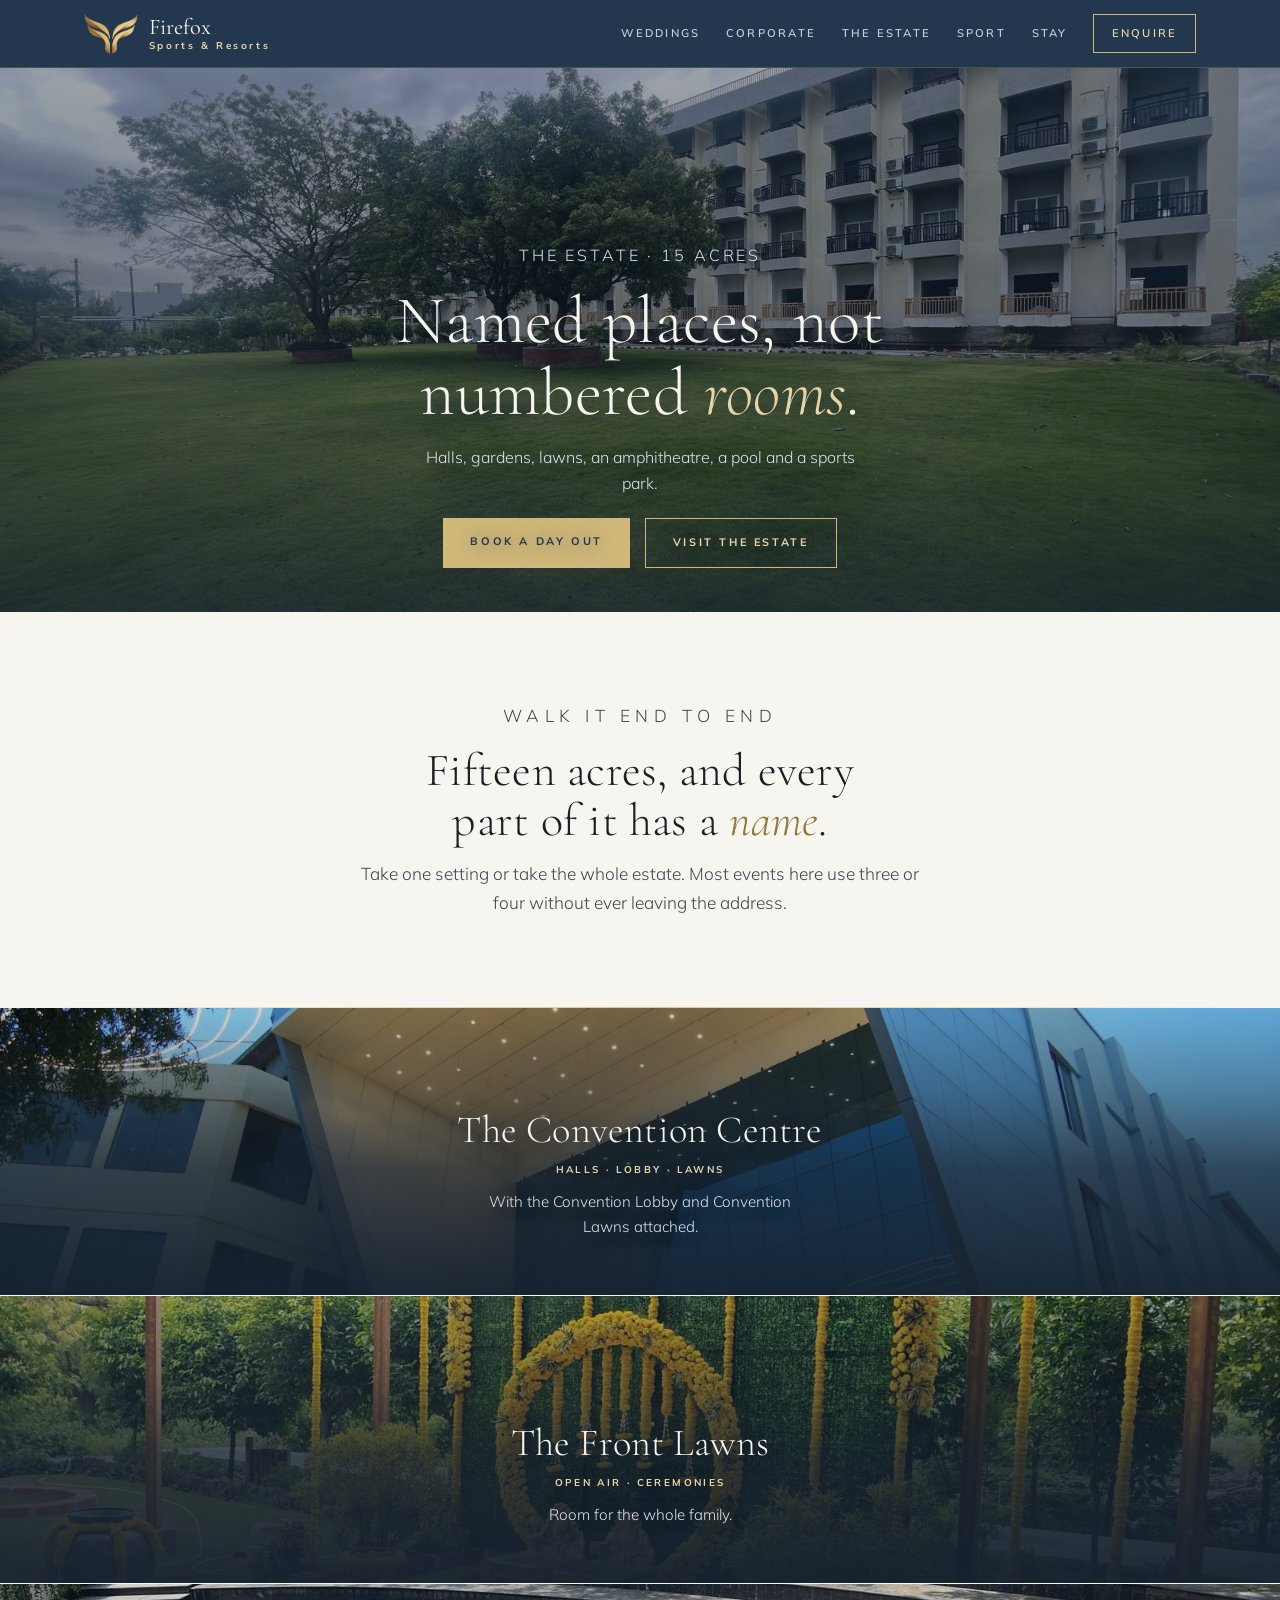
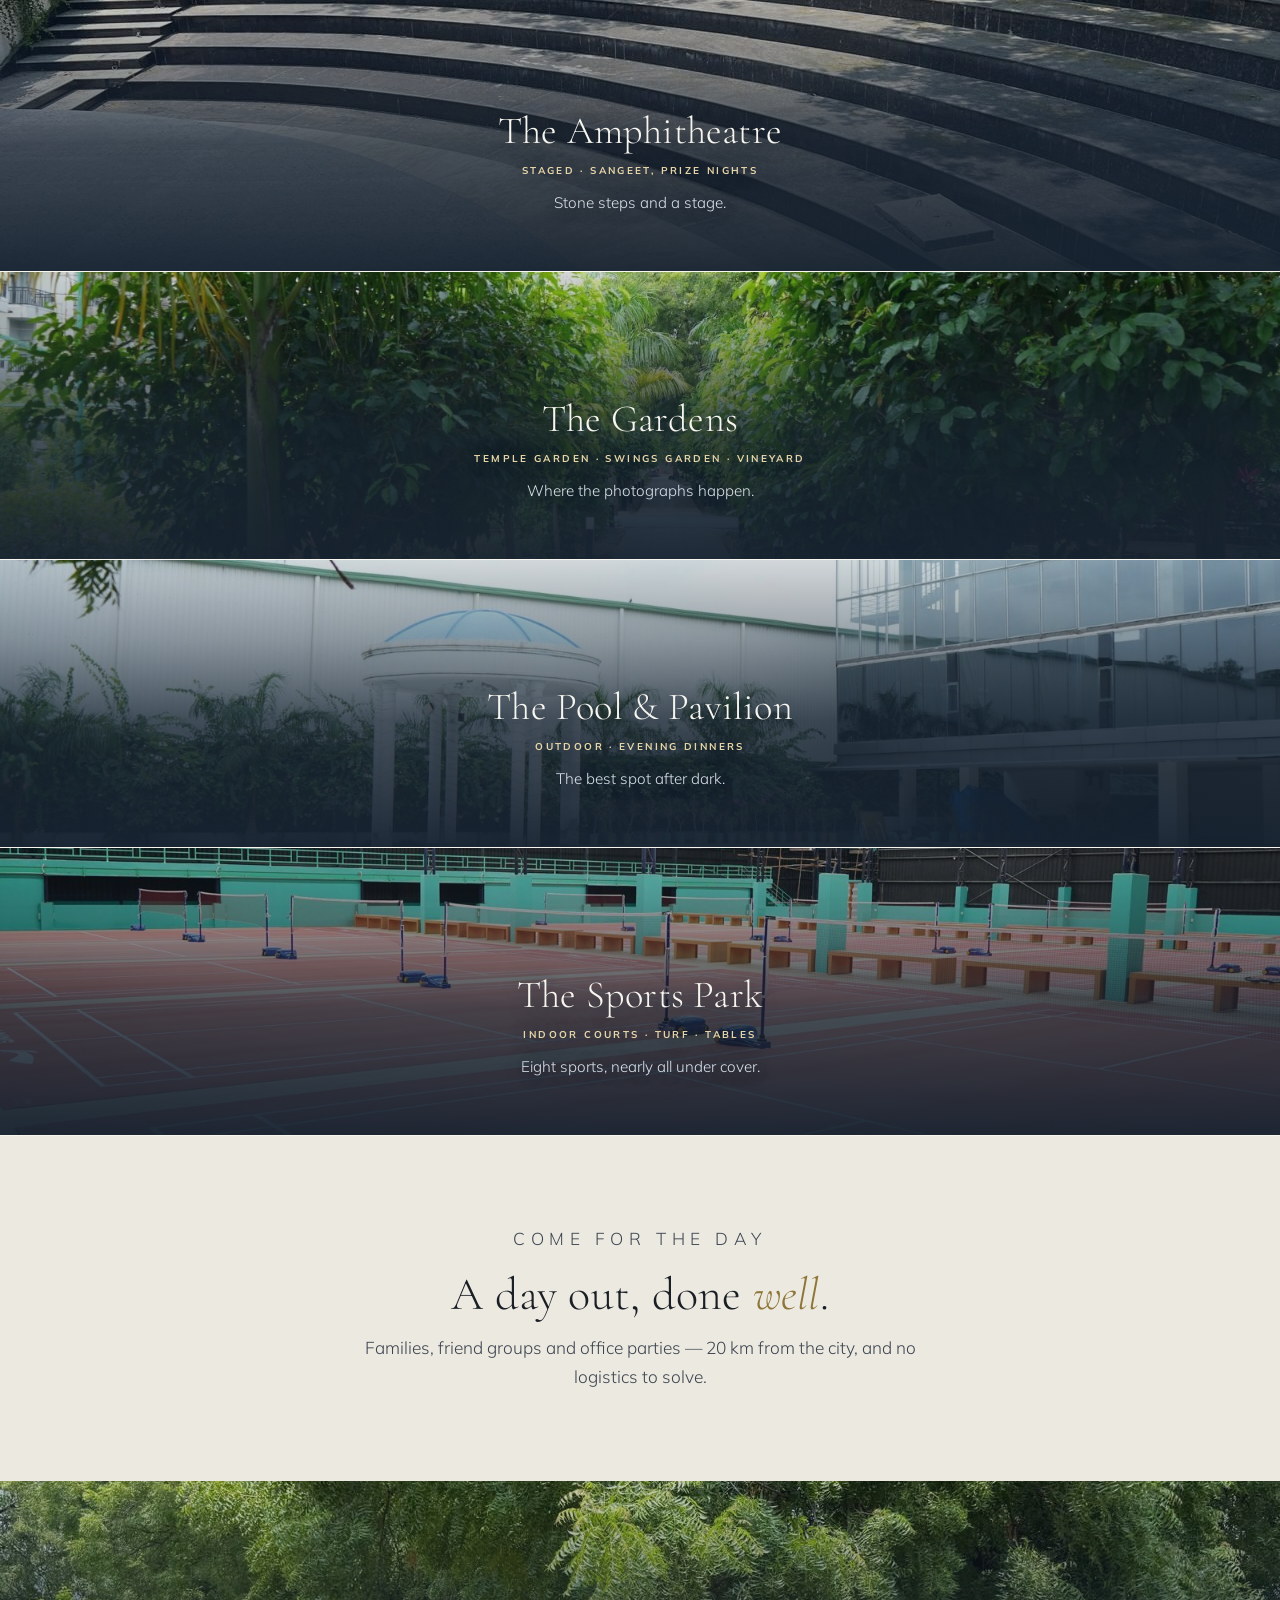
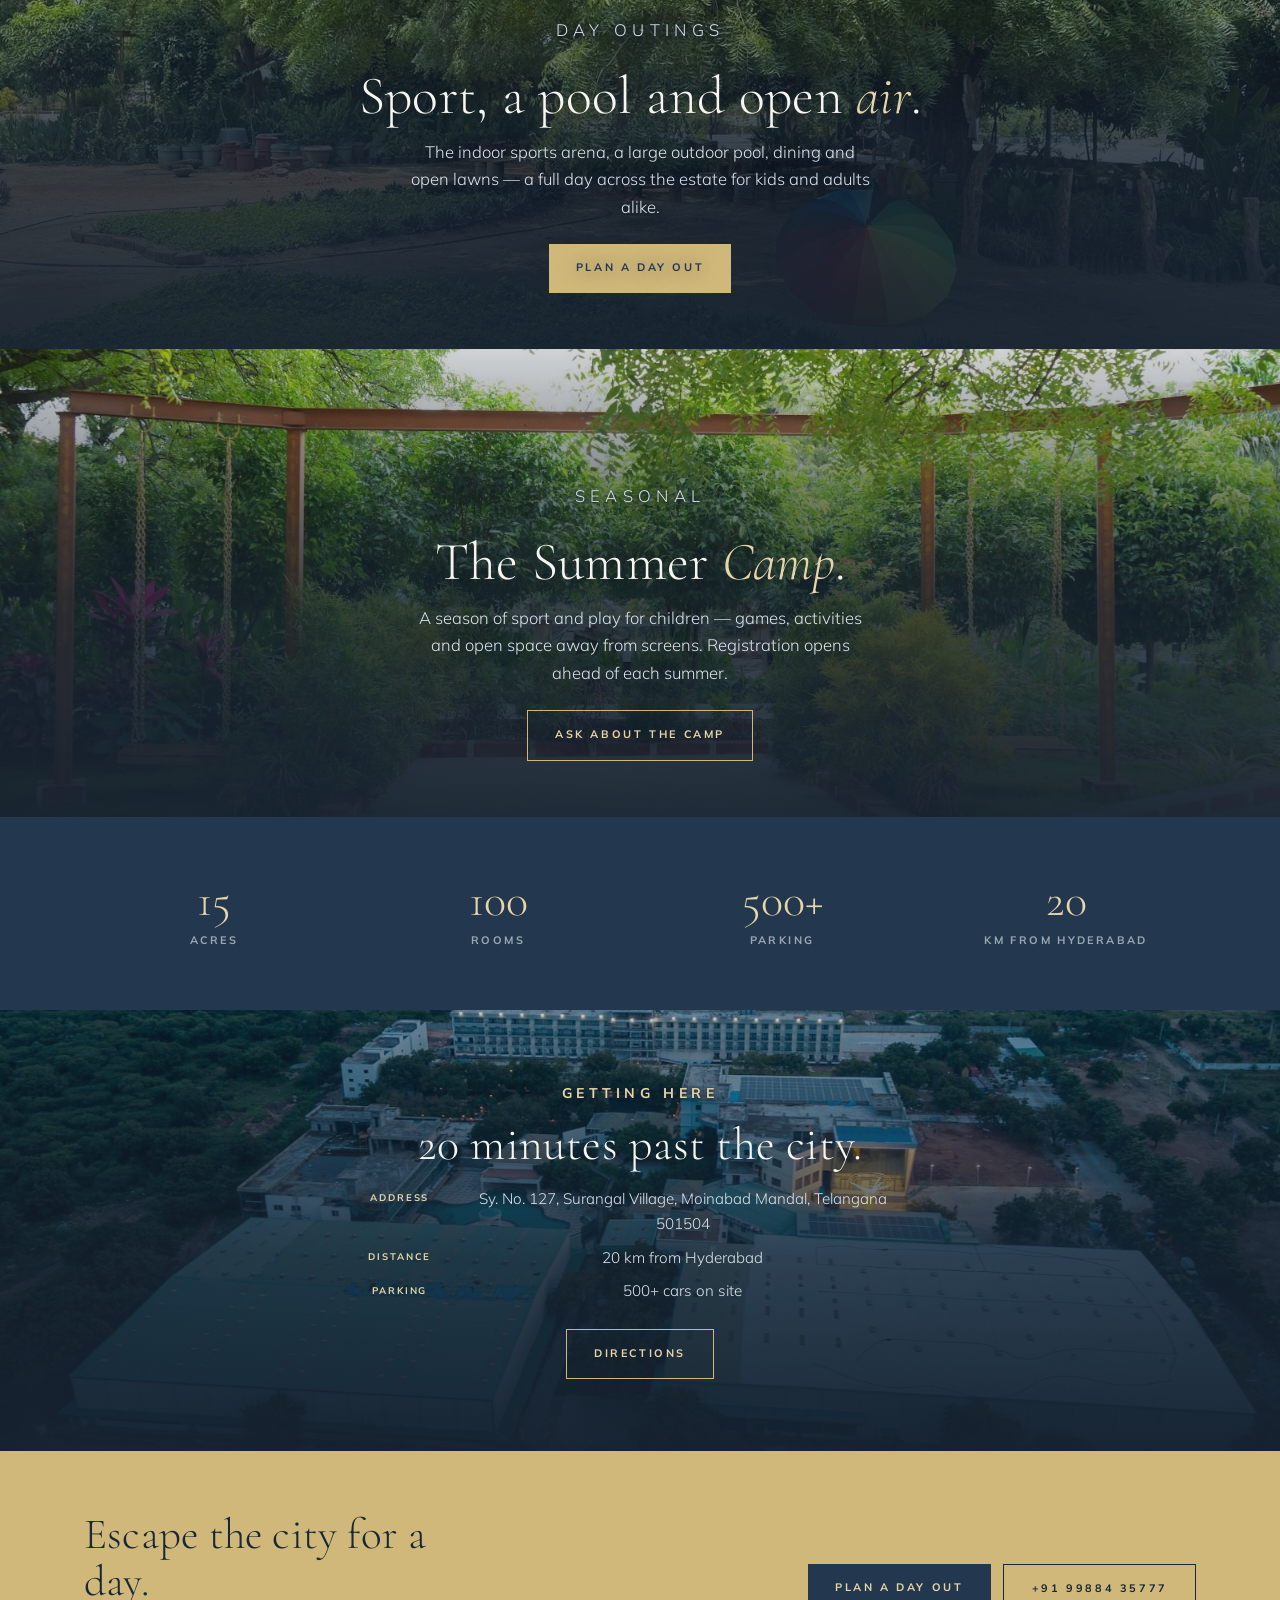
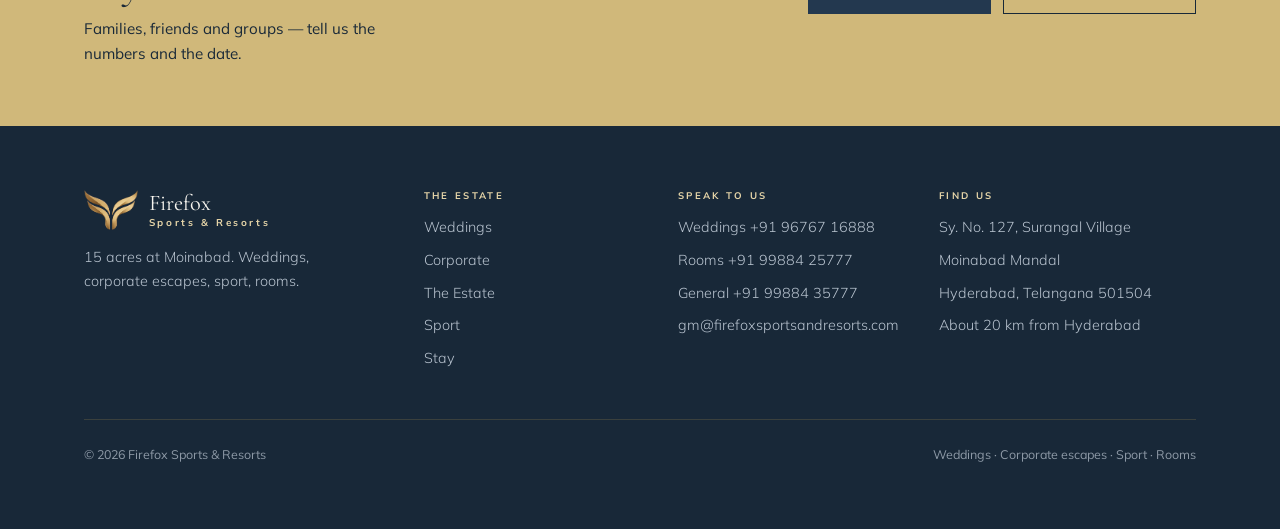
<file: estate.html>
<!DOCTYPE html>
<html lang="en-IN">
<head>
<meta charset="utf-8">
<meta name="viewport" content="width=device-width, initial-scale=1">
<title>The Estate — Firefox Sports &amp; Resorts, Moinabad</title>
<meta name="description" content="Fifteen acres 20 km from Hyderabad: convention centre, front lawns, amphitheatre, temple and swings gardens, vineyard, pool and pavilion, sports park and a 100-room hotel. Also the best day out near Hyderabad for families, friends and office groups.">
<link rel="preload" as="font" type="font/woff2" href="assets/fonts/cormorant-garamond-latin-300-normal.woff2" crossorigin>
<link rel="preload" as="font" type="font/woff2" href="assets/fonts/mulish-latin-400-normal.woff2" crossorigin>
<link rel="icon" href="favicon.ico" sizes="any">
<link rel="apple-touch-icon" href="assets/img/favicon-180.png">
<link rel="stylesheet" href="assets/band.css"><script>document.documentElement.className+=" js";</script>
</head>
<body>
<a class="skip" href="#main">Skip to content</a>
<header class="site-head">
  <div class="wrap">
    <a class="brand" href="index.html" aria-label="Firefox Sports and Resorts — home">
      <img src="assets/img/logo.png" alt="" width="283" height="211">
      <span class="wm">Firefox<span>Sports &amp; Resorts</span></span>
    </a>
    <button class="nav-toggle" aria-expanded="false" aria-controls="nav">Menu</button>
    <nav class="nav" id="nav">
      <a href="weddings.html">Weddings</a>
      <a href="corporate.html">Corporate</a>
      <a href="estate.html" aria-current="page">The Estate</a>
      <a href="sports.html">Sport</a>
      <a href="hotel.html">Stay</a>
      <a class="btn-enq" href="contact.html">Enquire</a>
    </nav>
  </div>
</header>
<main id="main">

<section class="band hero">
  <div class="band-img"><img src="assets/img/venue-lawn.jpg" alt="Open lawns and shade trees across the estate" fetchpriority="high" width="1280" height="960" srcset="assets/img/venue-lawn-480.jpg 480w, assets/img/venue-lawn-800.jpg 800w, assets/img/venue-lawn-1200.jpg 1200w, assets/img/venue-lawn.jpg 1280w" sizes="100vw"></div>
  <div class="wrap hero-inner">
    <p class="eyebrow eyebrow--light">The estate &middot; 15 acres</p>
    <h1>Named places, not numbered <em>rooms</em>.</h1>
    <p>Halls, gardens, lawns, an amphitheatre, a pool and a sports park.</p>
    <div class="hero-cta">
      <a class="btn btn-gold" href="contact.html">Book a day out</a>
      <a class="btn btn-ghost" href="contact.html">Visit the estate</a>
    </div>
  </div>
</section>

<section class="say">
  <div class="wrap">
    <p class="eyebrow">Walk it end to end</p>
    <h2>Fifteen acres, and every part of it has a <em>name</em>.</h2>
    <p>Take one setting or take the whole estate. Most events here use three or four without ever leaving the address.</p>
  </div>
</section>

<div class="goldrule"></div>

<section class="spaces" aria-label="Places on the estate">
  <article class="band space">
    <div class="band-img"><img src="assets/img/conv-facade.jpg" alt="The convention centre seen from the drive" loading="lazy" width="1600" height="1067" srcset="assets/img/conv-facade-480.jpg 480w, assets/img/conv-facade-800.jpg 800w, assets/img/conv-facade-1200.jpg 1200w, assets/img/conv-facade.jpg 1600w" sizes="100vw"></div>
    <div class="wrap space-inner">
      <h3>The Convention Centre</h3>
      <p class="meta">Halls &middot; lobby &middot; lawns</p>
      <p class="desc">With the Convention Lobby and Convention Lawns attached.</p>
    </div>
  </article>
  <article class="band space">
    <div class="band-img"><img src="assets/img/wed-haldi-lawn.jpg" alt="The front lawns dressed in marigold" loading="lazy" width="1599" height="899" srcset="assets/img/wed-haldi-lawn-480.jpg 480w, assets/img/wed-haldi-lawn-800.jpg 800w, assets/img/wed-haldi-lawn-1200.jpg 1200w, assets/img/wed-haldi-lawn.jpg 1599w" sizes="100vw"></div>
    <div class="wrap space-inner">
      <h3>The Front Lawns</h3>
      <p class="meta">Open air &middot; ceremonies</p>
      <p class="desc">Room for the whole family.</p>
    </div>
  </article>
  <article class="band space">
    <div class="band-img"><img src="assets/img/venue-amphitheatre.jpg" alt="The stone amphitheatre and its stage" loading="lazy" width="1280" height="960" srcset="assets/img/venue-amphitheatre-480.jpg 480w, assets/img/venue-amphitheatre-800.jpg 800w, assets/img/venue-amphitheatre-1200.jpg 1200w, assets/img/venue-amphitheatre.jpg 1280w" sizes="100vw"></div>
    <div class="wrap space-inner">
      <h3>The Amphitheatre</h3>
      <p class="meta">Staged &middot; sangeet, prize nights</p>
      <p class="desc">Stone steps and a stage.</p>
    </div>
  </article>
  <article class="band space">
    <div class="band-img"><img src="assets/img/venue-gardenpath.jpg" alt="A tiled walkway running between avenues of mature trees" loading="lazy" width="1600" height="1035" srcset="assets/img/venue-gardenpath-480.jpg 480w, assets/img/venue-gardenpath-800.jpg 800w, assets/img/venue-gardenpath-1200.jpg 1200w, assets/img/venue-gardenpath.jpg 1600w" sizes="100vw"></div>
    <div class="wrap space-inner">
      <h3>The Gardens</h3>
      <p class="meta">Temple Garden &middot; Swings Garden &middot; Vineyard</p>
      <p class="desc">Where the photographs happen.</p>
    </div>
  </article>
  <article class="band space">
    <div class="band-img"><img src="assets/img/venue-pool.jpg" alt="The outdoor pool and its white pavilion beneath the trees" loading="lazy" width="1600" height="1247" srcset="assets/img/venue-pool-480.jpg 480w, assets/img/venue-pool-800.jpg 800w, assets/img/venue-pool-1200.jpg 1200w, assets/img/venue-pool.jpg 1600w" sizes="100vw"></div>
    <div class="wrap space-inner">
      <h3>The Pool &amp; Pavilion</h3>
      <p class="meta">Outdoor &middot; evening dinners</p>
      <p class="desc">The best spot after dark.</p>
    </div>
  </article>
  <article class="band space">
    <div class="band-img"><img src="assets/img/m-badminton.jpg" alt="Rows of indoor badminton courts under a clear-span roof" loading="lazy" width="1600" height="1067" srcset="assets/img/m-badminton-480.jpg 480w, assets/img/m-badminton-800.jpg 800w, assets/img/m-badminton-1200.jpg 1200w, assets/img/m-badminton.jpg 1600w" sizes="100vw"></div>
    <div class="wrap space-inner">
      <h3>The Sports Park</h3>
      <p class="meta">Indoor courts &middot; turf &middot; tables</p>
      <p class="desc">Eight sports, nearly all under cover.</p>
    </div>
  </article>
</section>

<section class="say say--alt">
  <div class="wrap">
    <p class="eyebrow">Come for the day</p>
    <h2>A day out, done <em>well</em>.</h2>
    <p>Families, friend groups and office parties — 20 km from the city, and no logistics to solve.</p>
  </div>
</section>

<section class="band feature reveal">
  <div class="band-img"><img src="assets/img/dayout.jpg" alt="Guests spread across the lawns on a day out" loading="lazy" width="1280" height="960" srcset="assets/img/dayout-480.jpg 480w, assets/img/dayout-800.jpg 800w, assets/img/dayout-1200.jpg 1200w, assets/img/dayout.jpg 1280w" sizes="100vw"></div>
  <div class="wrap feature-inner">
    <p class="eyebrow eyebrow--light">Day outings</p>
    <h2>Sport, a pool and open <em>air</em>.</h2>
    <p>The indoor sports arena, a large outdoor pool, dining and open lawns — a full day across the estate for kids and adults alike.</p>
    <a class="btn btn-gold" href="contact.html">Plan a day out</a>
  </div>
</section>

<section class="band feature reveal">
  <div class="band-img"><img src="assets/img/venue-pavilion.jpg" alt="The garden pavilion and swings beside an open lawn" loading="lazy" width="1600" height="1059" srcset="assets/img/venue-pavilion-480.jpg 480w, assets/img/venue-pavilion-800.jpg 800w, assets/img/venue-pavilion-1200.jpg 1200w, assets/img/venue-pavilion.jpg 1600w" sizes="100vw"></div>
  <div class="wrap feature-inner">
    <p class="eyebrow eyebrow--light">Seasonal</p>
    <h2>The Summer <em>Camp</em>.</h2>
    <p>A season of sport and play for children — games, activities and open space away from screens. Registration opens ahead of each summer.</p>
    <a class="btn btn-ghost" href="contact.html">Ask about the camp</a>
  </div>
</section>

<section class="figures figures--4">
  <div class="wrap">
    <ul>
      <li><div class="n">15</div><div class="l">Acres</div></li>
      <li><div class="n">100</div><div class="l">Rooms</div></li>
      <li><div class="n">500+</div><div class="l">Parking</div></li>
      <li><div class="n">20</div><div class="l">km from Hyderabad</div></li>
    </ul>
  </div>
</section>

<section class="band where">
  <div class="band-img"><img src="assets/img/aerial.jpg" alt="The estate seen from the air, showing the halls, pool and sports blocks" loading="lazy" width="1600" height="862" srcset="assets/img/aerial-480.jpg 480w, assets/img/aerial-800.jpg 800w, assets/img/aerial-1200.jpg 1200w, assets/img/aerial.jpg 1600w" sizes="100vw"></div>
  <div class="wrap where-inner">
    <p class="eyebrow eyebrow--light">Getting here</p>
    <h2>20 minutes past the city.</h2>
    <dl>
      <dt>Address</dt><dd>Sy. No. 127, Surangal Village, Moinabad Mandal, Telangana 501504</dd>
      <dt>Distance</dt><dd>20 km from Hyderabad</dd>
      <dt>Parking</dt><dd>500+ cars on site</dd>
    </dl>
    <a class="btn btn-ghost" href="contact.html">Directions</a>
  </div>
</section>

<section class="enquire">
  <div class="wrap">
    <div>
      <h2>Escape the city for a day.</h2>
      <p>Families, friends and groups — tell us the numbers and the date.</p>
    </div>
    <div class="acts">
      <a class="btn btn-pine" href="contact.html">Plan a day out</a>
      <a class="btn btn-dark" href="tel:+919988435777">+91 99884 35777</a>
    </div>
  </div>
</section>
</main>
<footer class="site-foot">
  <div class="wrap">
    <div class="cols">
      <div>
        <div class="brand">
          <img src="assets/img/logo.png" alt="" loading="lazy" width="283" height="211">
          <span class="wm">Firefox<span>Sports &amp; Resorts</span></span>
        </div>
        <p class="tag">15 acres at Moinabad. Weddings, corporate escapes, sport, rooms.</p>
      </div>
      <div>
        <h4>The estate</h4>
        <ul>
          <li><a href="weddings.html">Weddings</a></li>
          <li><a href="corporate.html">Corporate</a></li>
          <li><a href="estate.html">The Estate</a></li>
          <li><a href="sports.html">Sport</a></li>
          <li><a href="hotel.html">Stay</a></li>
        </ul>
      </div>
      <div>
        <h4>Speak to us</h4>
        <ul>
          <li>Weddings <a href="tel:+919676716888">+91 96767 16888</a></li>
          <li>Rooms <a href="tel:+919988425777">+91 99884 25777</a></li>
          <li>General <a href="tel:+919988435777">+91 99884 35777</a></li>
          <li><a href="mailto:gm@firefoxsportsandresorts.com">gm@firefoxsportsandresorts.com</a></li>
        </ul>
      </div>
      <div>
        <h4>Find us</h4>
        <ul>
          <li>Sy. No. 127, Surangal Village</li>
          <li>Moinabad Mandal</li>
          <li>Hyderabad, Telangana 501504</li>
          <li>About 20 km from Hyderabad</li>
        </ul>
      </div>
    </div>
    <div class="base">
      <span>&copy; 2026 Firefox Sports &amp; Resorts</span>
      <span>Weddings &middot; Corporate escapes &middot; Sport &middot; Rooms</span>
    </div>
  </div>
</footer>
<script>
(function(){
  var t=document.querySelector('.nav-toggle'), n=document.getElementById('nav');
  if(t&&n){t.addEventListener('click',function(){
    var open=n.classList.toggle('open');
    t.setAttribute('aria-expanded',open?'true':'false');
    t.textContent=open?'Close':'Menu';
  });}
  var els=document.querySelectorAll('.reveal');
  if(!('IntersectionObserver' in window)||window.matchMedia('(prefers-reduced-motion:reduce)').matches){
    els.forEach(function(e){e.classList.add('in');});return;
  }
  var io=new IntersectionObserver(function(es){
    es.forEach(function(e){if(e.isIntersecting){e.target.classList.add('in');io.unobserve(e.target);}});
  },{rootMargin:'0px 0px -12% 0px'});
  els.forEach(function(e){io.observe(e);});
})();
</script>
</body>
</html>
</file>
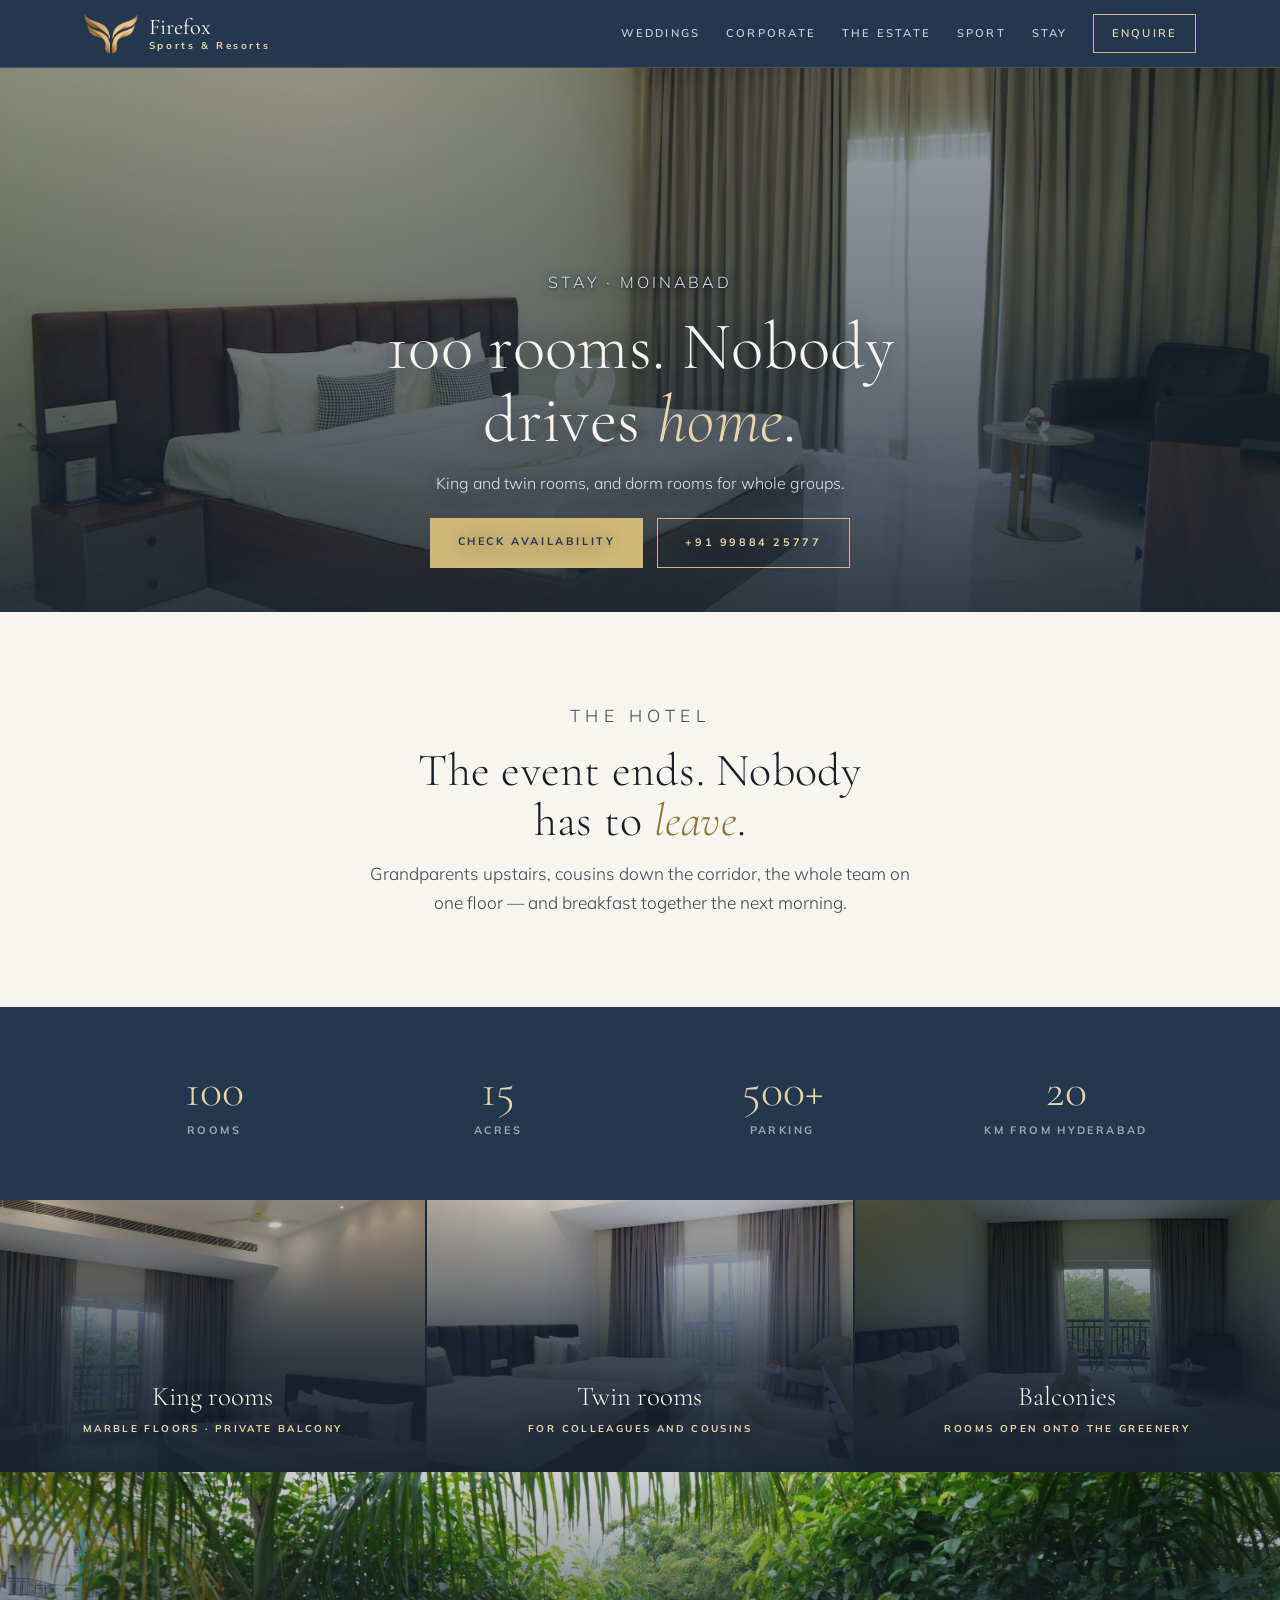
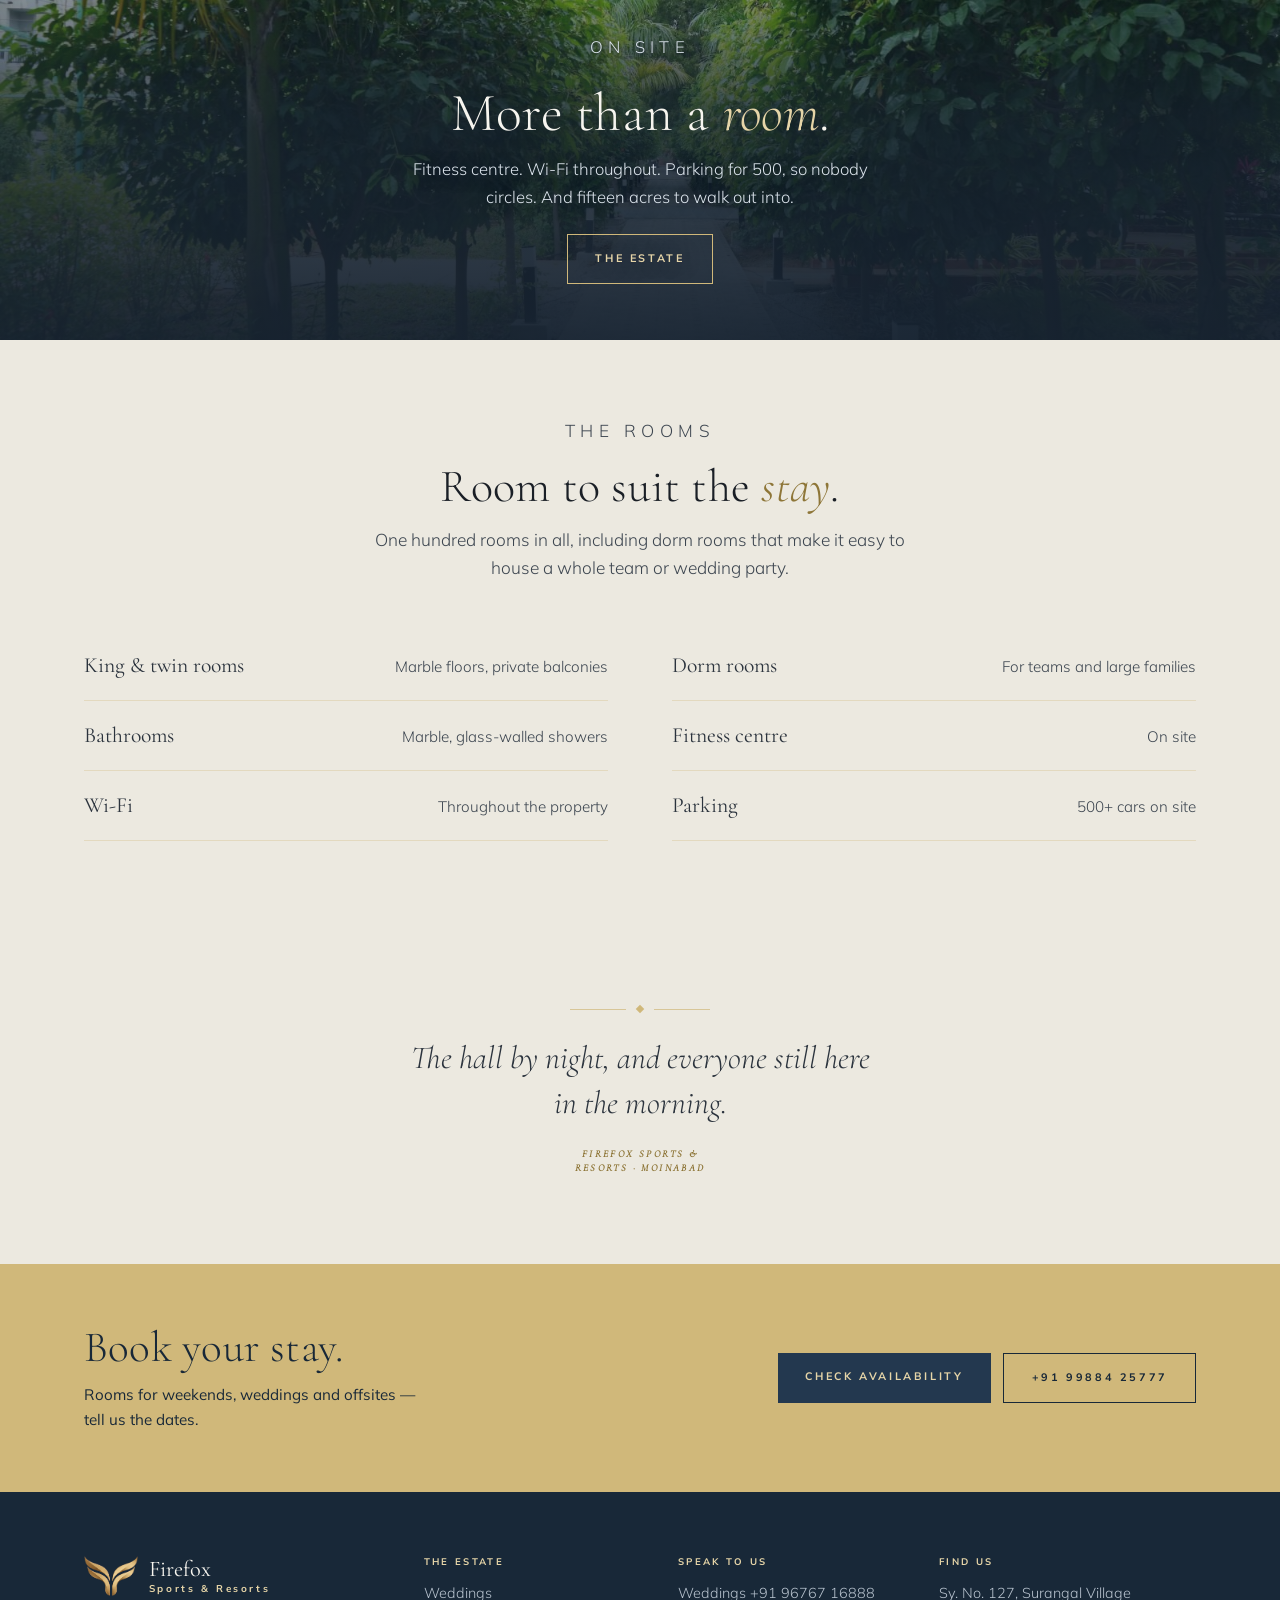
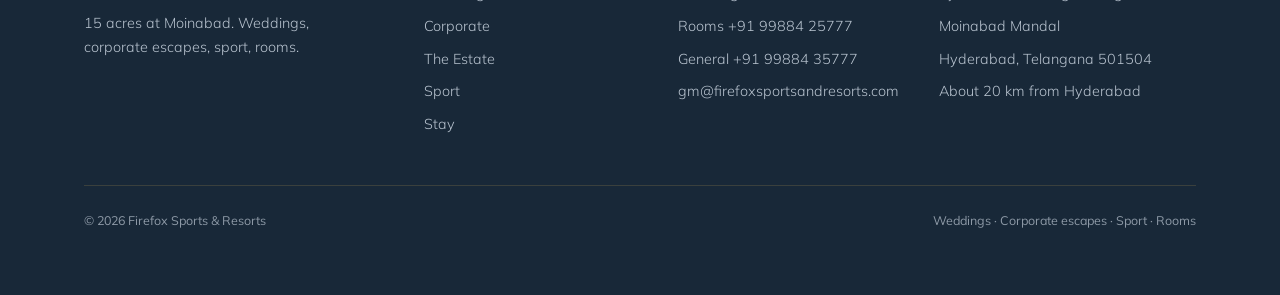
<file: hotel.html>
<!DOCTYPE html>
<html lang="en-IN">
<head>
<meta charset="utf-8">
<meta name="viewport" content="width=device-width, initial-scale=1">
<title>Stay — Firefox Sports &amp; Resorts, Moinabad</title>
<meta name="description" content="100 rooms on a 15-acre estate 20 km from Hyderabad, including dorm rooms for groups, a fitness centre, Wi-Fi throughout and parking for 500. Stay after a wedding, an offsite or a weekend away.">
<link rel="preload" as="font" type="font/woff2" href="assets/fonts/cormorant-garamond-latin-300-normal.woff2" crossorigin>
<link rel="preload" as="font" type="font/woff2" href="assets/fonts/mulish-latin-400-normal.woff2" crossorigin>
<link rel="icon" href="favicon.ico" sizes="any">
<link rel="apple-touch-icon" href="assets/img/favicon-180.png">
<link rel="stylesheet" href="assets/band.css"><script>document.documentElement.className+=" js";</script>
</head>
<body>
<a class="skip" href="#main">Skip to content</a>
<header class="site-head">
  <div class="wrap">
    <a class="brand" href="index.html" aria-label="Firefox Sports and Resorts — home">
      <img src="assets/img/logo.png" alt="" width="283" height="211">
      <span class="wm">Firefox<span>Sports &amp; Resorts</span></span>
    </a>
    <button class="nav-toggle" aria-expanded="false" aria-controls="nav">Menu</button>
    <nav class="nav" id="nav">
      <a href="weddings.html">Weddings</a>
      <a href="corporate.html">Corporate</a>
      <a href="estate.html">The Estate</a>
      <a href="sports.html">Sport</a>
      <a href="hotel.html" aria-current="page">Stay</a>
      <a class="btn-enq" href="contact.html">Enquire</a>
    </nav>
  </div>
</header>
<main id="main">

<section class="band hero">
  <div class="band-img"><img src="assets/img/ht-suite.jpg" alt="A guest room with a king bed, a sofa and a balcony over the gardens" fetchpriority="high" width="1600" height="1068" srcset="assets/img/ht-suite-480.jpg 480w, assets/img/ht-suite-800.jpg 800w, assets/img/ht-suite-1200.jpg 1200w, assets/img/ht-suite.jpg 1600w" sizes="100vw"></div>
  <div class="wrap hero-inner">
    <p class="eyebrow eyebrow--light">Stay &middot; Moinabad</p>
    <h1>100 rooms. Nobody drives <em>home</em>.</h1>
    <p>King and twin rooms, and dorm rooms for whole groups.</p>
    <div class="hero-cta">
      <a class="btn btn-gold" href="contact.html">Check availability</a>
      <a class="btn btn-ghost" href="tel:+919988425777">+91 99884 25777</a>
    </div>
  </div>
</section>

<section class="say">
  <div class="wrap">
    <p class="eyebrow">The hotel</p>
    <h2>The event ends. Nobody has to <em>leave</em>.</h2>
    <p>Grandparents upstairs, cousins down the corridor, the whole team on one floor — and breakfast together the next morning.</p>
  </div>
</section>

<section class="figures figures--4">
  <div class="wrap">
    <ul>
      <li><div class="n">100</div><div class="l">Rooms</div></li>
      <li><div class="n">15</div><div class="l">Acres</div></li>
      <li><div class="n">500+</div><div class="l">Parking</div></li>
      <li><div class="n">20</div><div class="l">km from Hyderabad</div></li>
    </ul>
  </div>
</section>

<section class="mosaic" aria-label="The rooms">
  <figure><img src="assets/img/ht-king.jpg" alt="A guest room with a king bed and a private balcony" loading="lazy" width="1600" height="1067" srcset="assets/img/ht-king-480.jpg 480w, assets/img/ht-king-800.jpg 800w, assets/img/ht-king.jpg 960w" sizes="100vw"><figcaption><b>King rooms</b><span>Marble floors &middot; private balcony</span></figcaption></figure>
  <figure><img src="assets/img/ht-twin.jpg" alt="A twin-bed guest room with a marble floor" loading="lazy" width="960" height="1280" srcset="assets/img/ht-twin-480.jpg 480w, assets/img/ht-twin-800.jpg 800w, assets/img/ht-twin.jpg 960w" sizes="100vw"><figcaption><b>Twin rooms</b><span>For colleagues and cousins</span></figcaption></figure>
  <figure><img src="assets/img/ht-balcony.jpg" alt="A guest room opening onto a balcony above the gardens" loading="lazy" width="1600" height="1067" srcset="assets/img/ht-balcony-480.jpg 480w, assets/img/ht-balcony-800.jpg 800w, assets/img/ht-balcony-1200.jpg 1200w, assets/img/ht-balcony.jpg 1600w" sizes="100vw"><figcaption><b>Balconies</b><span>Rooms open onto the greenery</span></figcaption></figure>
</section>

<section class="band feature reveal">
  <div class="band-img"><img src="assets/img/venue-gardenpath.jpg" alt="A tiled walkway running between avenues of mature trees" loading="lazy" width="1600" height="1035" srcset="assets/img/venue-gardenpath-480.jpg 480w, assets/img/venue-gardenpath-800.jpg 800w, assets/img/venue-gardenpath-1200.jpg 1200w, assets/img/venue-gardenpath.jpg 1600w" sizes="100vw"></div>
  <div class="wrap feature-inner">
    <p class="eyebrow eyebrow--light">On site</p>
    <h2>More than a <em>room</em>.</h2>
    <p>Fitness centre. Wi-Fi throughout. Parking for 500, so nobody circles. And fifteen acres to walk out into.</p>
    <a class="btn btn-ghost" href="estate.html">The estate</a>
  </div>
</section>

<section class="facts">
  <div class="wrap">
    <div class="head">
      <p class="eyebrow">The rooms</p>
      <h2>Room to suit the <em>stay</em>.</h2>
      <p>One hundred rooms in all, including dorm rooms that make it easy to house a whole team or wedding party.</p>
    </div>
    <ul>
      <li><b>King &amp; twin rooms</b><span>Marble floors, private balconies</span></li>
      <li><b>Dorm rooms</b><span>For teams and large families</span></li>
      <li><b>Bathrooms</b><span>Marble, glass-walled showers</span></li>
      <li><b>Fitness centre</b><span>On site</span></li>
      <li><b>Wi-Fi</b><span>Throughout the property</span></li>
      <li><b>Parking</b><span>500+ cars on site</span></li>
    </ul>
  </div>
</section>

<section class="quote">
  <div class="wrap">
    <div class="orn"><i></i><b></b><i></i></div>
    <p>The hall by night, and everyone still here in the morning.</p>
    <p class="who">Firefox Sports &amp; Resorts &middot; Moinabad</p>
  </div>
</section>

<section class="enquire">
  <div class="wrap">
    <div>
      <h2>Book your stay.</h2>
      <p>Rooms for weekends, weddings and offsites — tell us the dates.</p>
    </div>
    <div class="acts">
      <a class="btn btn-pine" href="contact.html">Check availability</a>
      <a class="btn btn-dark" href="tel:+919988425777">+91 99884 25777</a>
    </div>
  </div>
</section>
</main>
<footer class="site-foot">
  <div class="wrap">
    <div class="cols">
      <div>
        <div class="brand">
          <img src="assets/img/logo.png" alt="" loading="lazy" width="283" height="211">
          <span class="wm">Firefox<span>Sports &amp; Resorts</span></span>
        </div>
        <p class="tag">15 acres at Moinabad. Weddings, corporate escapes, sport, rooms.</p>
      </div>
      <div>
        <h4>The estate</h4>
        <ul>
          <li><a href="weddings.html">Weddings</a></li>
          <li><a href="corporate.html">Corporate</a></li>
          <li><a href="estate.html">The Estate</a></li>
          <li><a href="sports.html">Sport</a></li>
          <li><a href="hotel.html">Stay</a></li>
        </ul>
      </div>
      <div>
        <h4>Speak to us</h4>
        <ul>
          <li>Weddings <a href="tel:+919676716888">+91 96767 16888</a></li>
          <li>Rooms <a href="tel:+919988425777">+91 99884 25777</a></li>
          <li>General <a href="tel:+919988435777">+91 99884 35777</a></li>
          <li><a href="mailto:gm@firefoxsportsandresorts.com">gm@firefoxsportsandresorts.com</a></li>
        </ul>
      </div>
      <div>
        <h4>Find us</h4>
        <ul>
          <li>Sy. No. 127, Surangal Village</li>
          <li>Moinabad Mandal</li>
          <li>Hyderabad, Telangana 501504</li>
          <li>About 20 km from Hyderabad</li>
        </ul>
      </div>
    </div>
    <div class="base">
      <span>&copy; 2026 Firefox Sports &amp; Resorts</span>
      <span>Weddings &middot; Corporate escapes &middot; Sport &middot; Rooms</span>
    </div>
  </div>
</footer>
<script>
(function(){
  var t=document.querySelector('.nav-toggle'), n=document.getElementById('nav');
  if(t&&n){t.addEventListener('click',function(){
    var open=n.classList.toggle('open');
    t.setAttribute('aria-expanded',open?'true':'false');
    t.textContent=open?'Close':'Menu';
  });}
  var els=document.querySelectorAll('.reveal');
  if(!('IntersectionObserver' in window)||window.matchMedia('(prefers-reduced-motion:reduce)').matches){
    els.forEach(function(e){e.classList.add('in');});return;
  }
  var io=new IntersectionObserver(function(es){
    es.forEach(function(e){if(e.isIntersecting){e.target.classList.add('in');io.unobserve(e.target);}});
  },{rootMargin:'0px 0px -12% 0px'});
  els.forEach(function(e){io.observe(e);});
})();
</script>
</body>
</html>
</file>
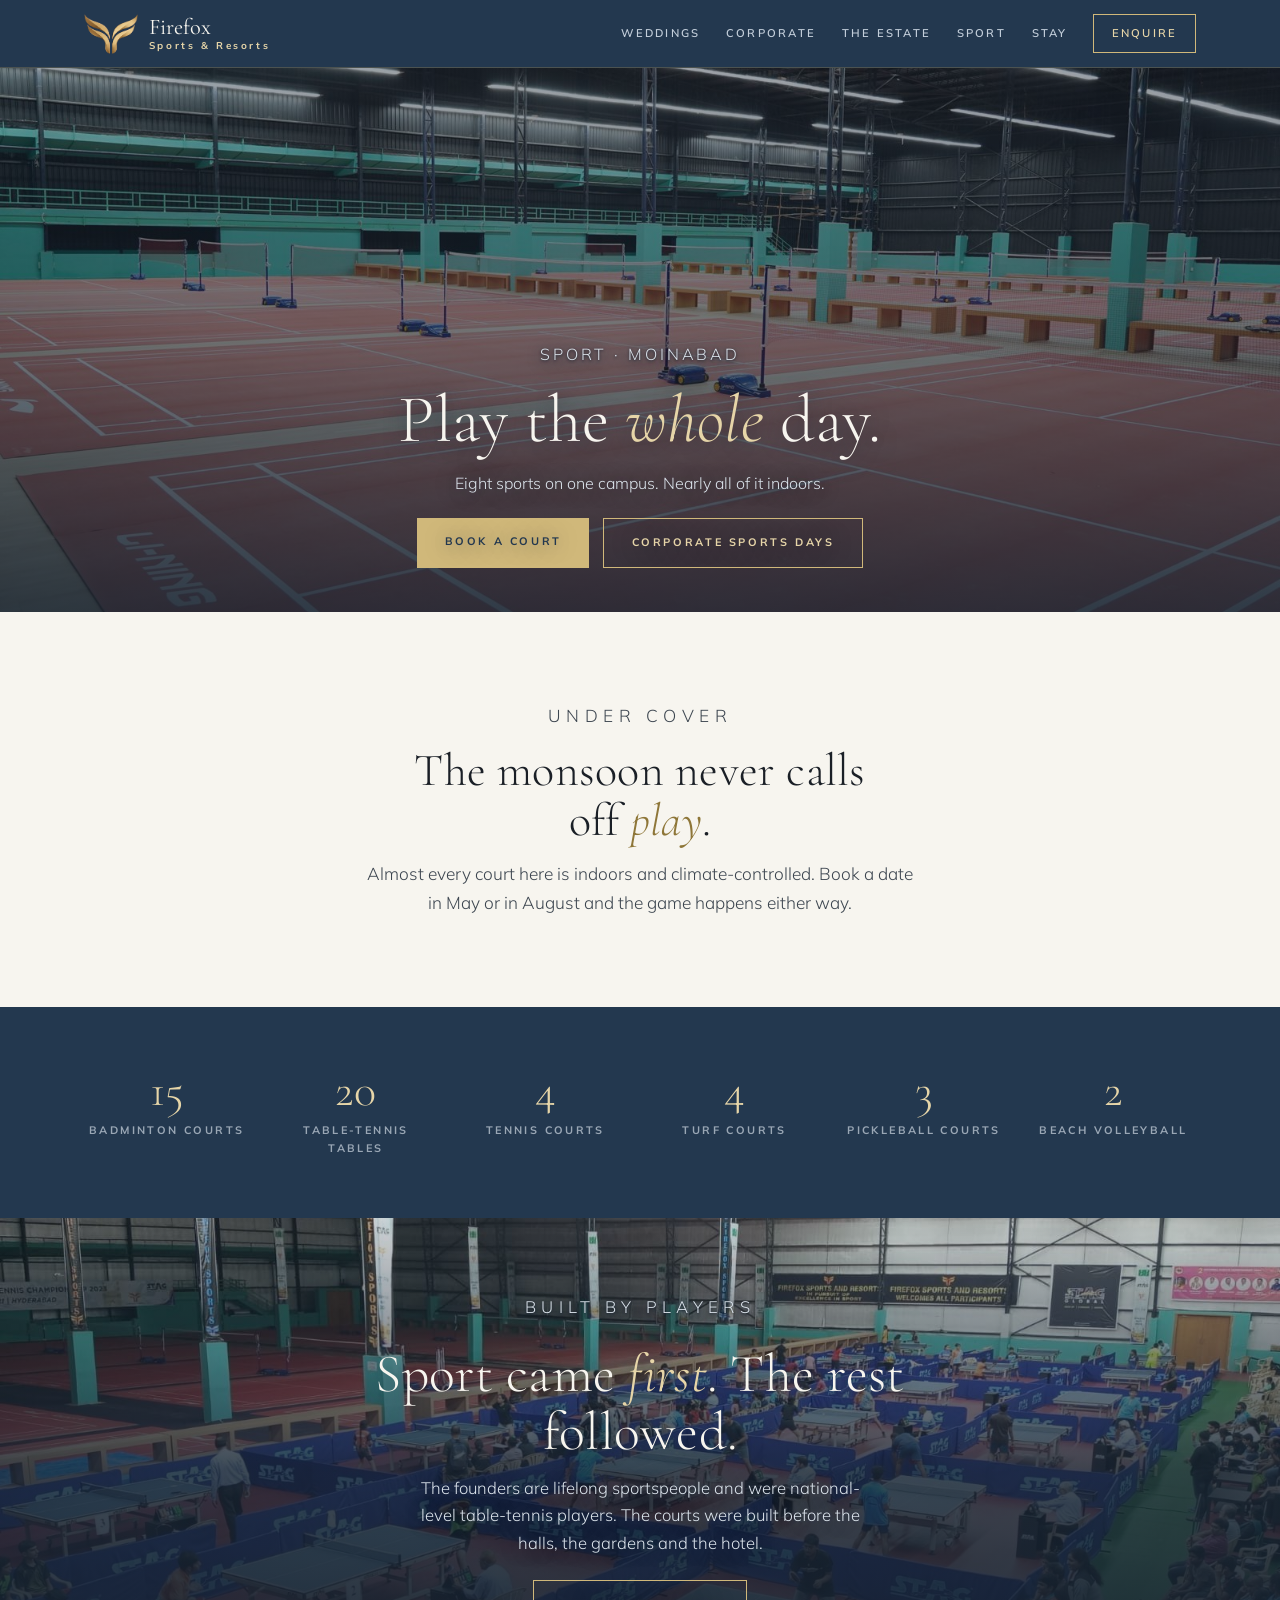
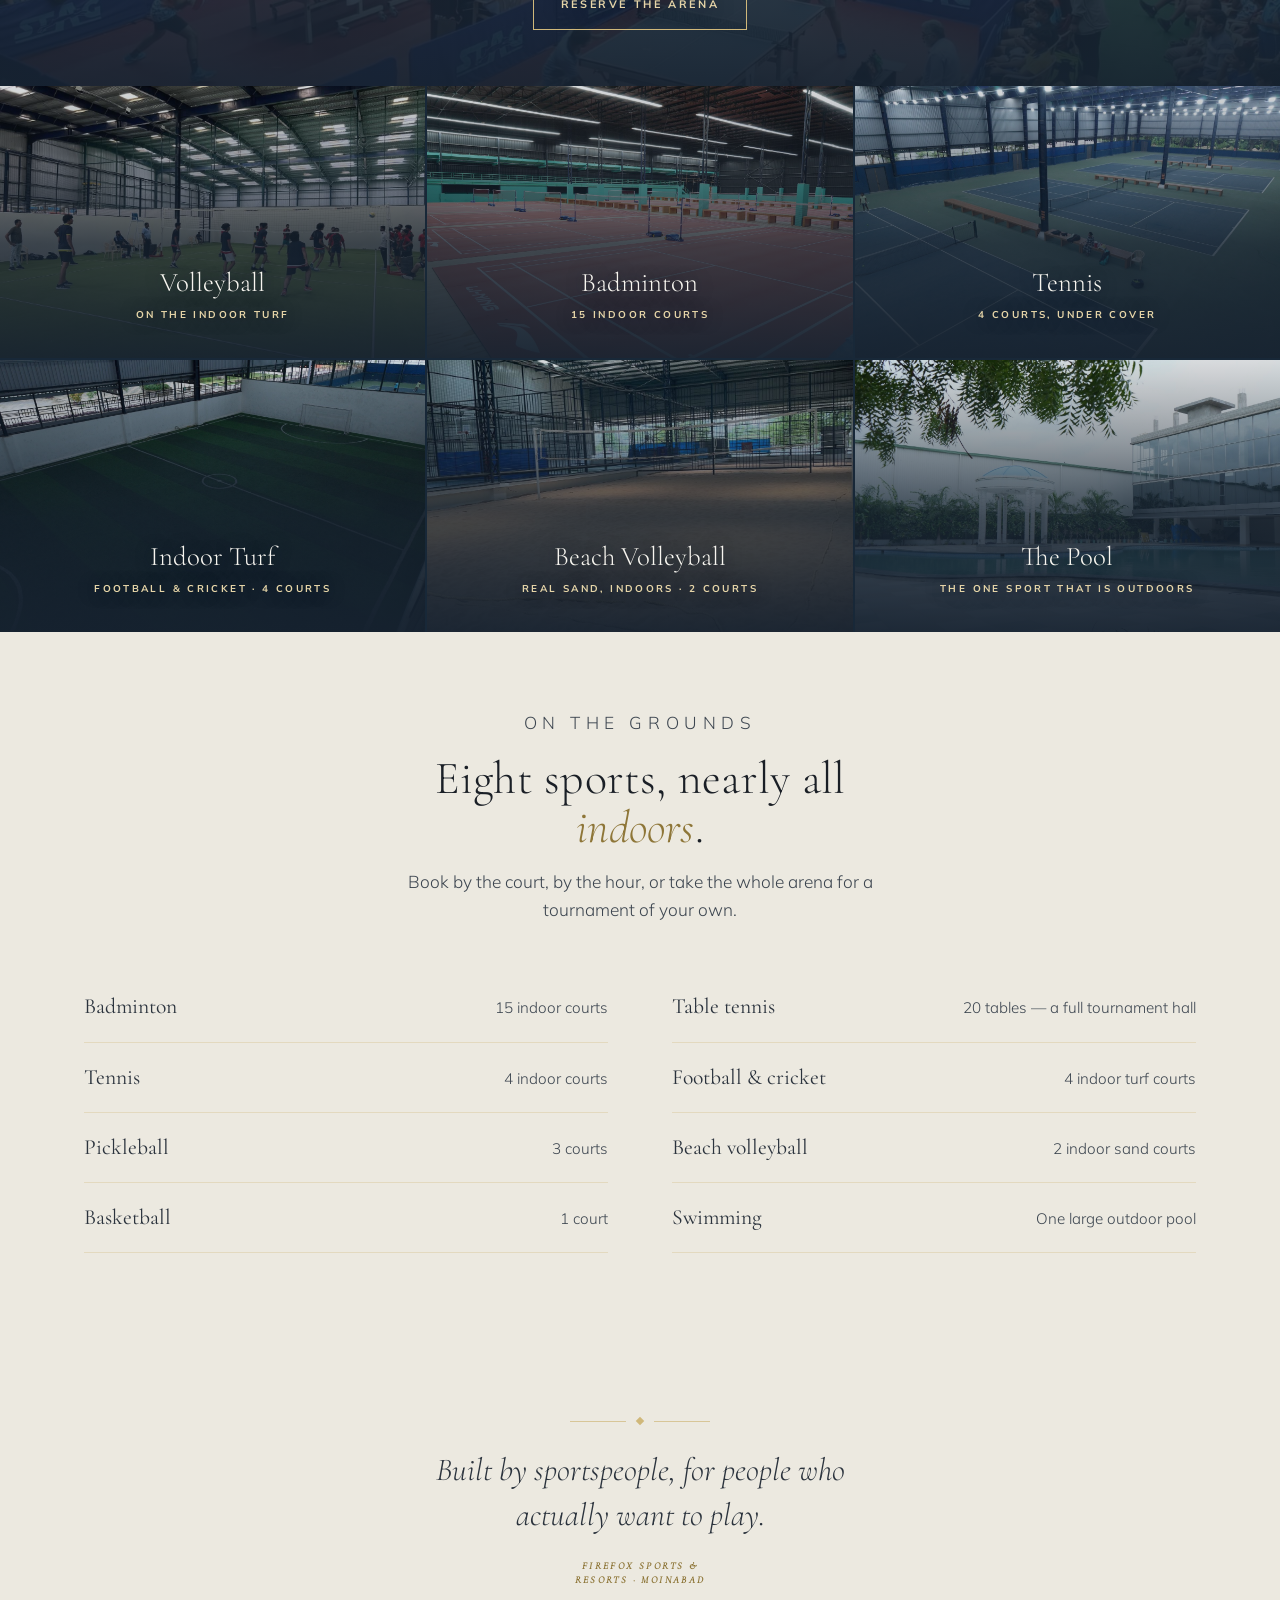
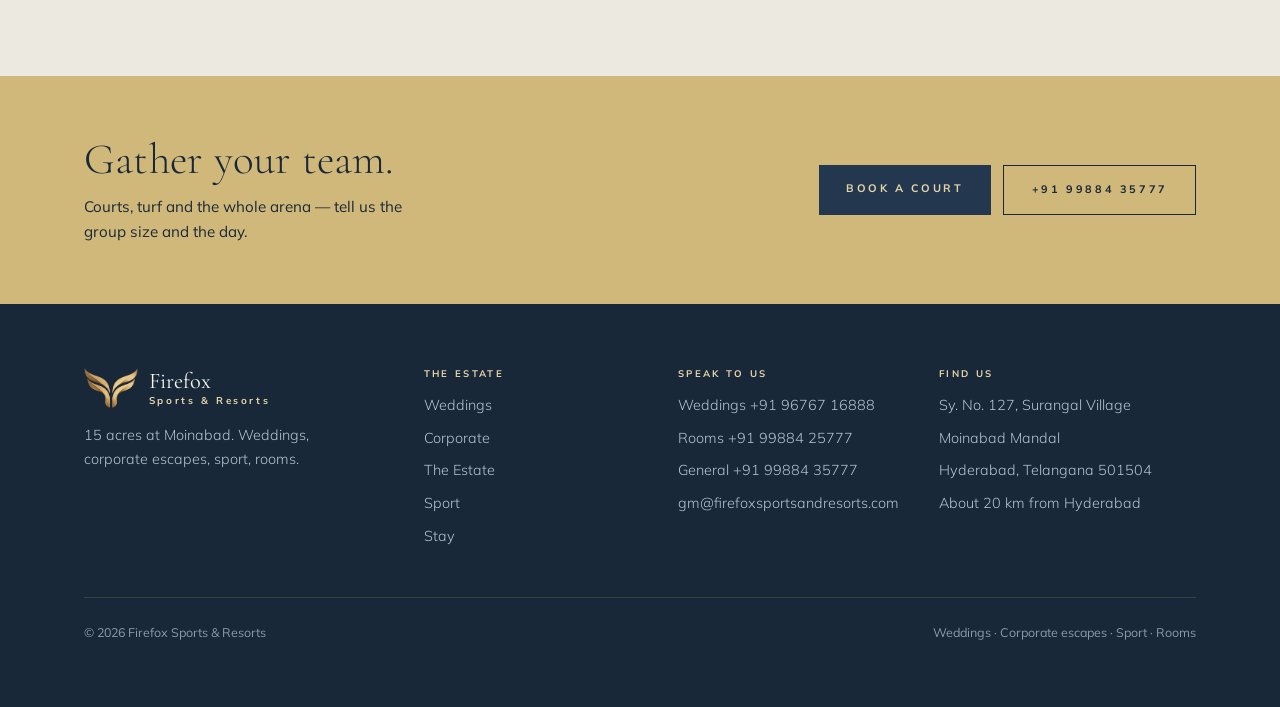
<file: sports.html>
<!DOCTYPE html>
<html lang="en-IN">
<head>
<meta charset="utf-8">
<meta name="viewport" content="width=device-width, initial-scale=1">
<title>Sport — Firefox Sports &amp; Resorts, Moinabad</title>
<meta name="description" content="Indoor sports complex 20 km from Hyderabad: 15 badminton courts, 20 table-tennis tables, 4 tennis courts, 4 turf courts, pickleball, beach volleyball and basketball, plus an outdoor pool. Book a court, a tournament or the whole arena.">
<link rel="preload" as="font" type="font/woff2" href="assets/fonts/cormorant-garamond-latin-300-normal.woff2" crossorigin>
<link rel="preload" as="font" type="font/woff2" href="assets/fonts/mulish-latin-400-normal.woff2" crossorigin>
<link rel="icon" href="favicon.ico" sizes="any">
<link rel="apple-touch-icon" href="assets/img/favicon-180.png">
<link rel="stylesheet" href="assets/band.css"><script>document.documentElement.className+=" js";</script>
</head>
<body>
<a class="skip" href="#main">Skip to content</a>
<header class="site-head">
  <div class="wrap">
    <a class="brand" href="index.html" aria-label="Firefox Sports and Resorts — home">
      <img src="assets/img/logo.png" alt="" width="283" height="211">
      <span class="wm">Firefox<span>Sports &amp; Resorts</span></span>
    </a>
    <button class="nav-toggle" aria-expanded="false" aria-controls="nav">Menu</button>
    <nav class="nav" id="nav">
      <a href="weddings.html">Weddings</a>
      <a href="corporate.html">Corporate</a>
      <a href="estate.html">The Estate</a>
      <a href="sports.html" aria-current="page">Sport</a>
      <a href="hotel.html">Stay</a>
      <a class="btn-enq" href="contact.html">Enquire</a>
    </nav>
  </div>
</header>
<main id="main">

<section class="band hero">
  <div class="band-img"><img src="assets/img/m-badminton.jpg" alt="Rows of indoor badminton courts under a clear-span roof" fetchpriority="high" width="1600" height="1067" srcset="assets/img/m-badminton-480.jpg 480w, assets/img/m-badminton-800.jpg 800w, assets/img/m-badminton-1200.jpg 1200w, assets/img/m-badminton.jpg 1600w" sizes="100vw"></div>
  <div class="wrap hero-inner">
    <p class="eyebrow eyebrow--light">Sport &middot; Moinabad</p>
    <h1>Play the <em>whole</em> day.</h1>
    <p>Eight sports on one campus. Nearly all of it indoors.</p>
    <div class="hero-cta">
      <a class="btn btn-gold" href="contact.html">Book a court</a>
      <a class="btn btn-ghost" href="corporate.html">Corporate sports days</a>
    </div>
  </div>
</section>

<section class="say">
  <div class="wrap">
    <p class="eyebrow">Under cover</p>
    <h2>The monsoon never calls off <em>play</em>.</h2>
    <p>Almost every court here is indoors and climate-controlled. Book a date in May or in August and the game happens either way.</p>
  </div>
</section>

<section class="figures">
  <div class="wrap">
    <ul>
      <li><div class="n">15</div><div class="l">Badminton courts</div></li>
      <li><div class="n">20</div><div class="l">Table-tennis tables</div></li>
      <li><div class="n">4</div><div class="l">Tennis courts</div></li>
      <li><div class="n">4</div><div class="l">Turf courts</div></li>
      <li><div class="n">3</div><div class="l">Pickleball courts</div></li>
      <li><div class="n">2</div><div class="l">Beach volleyball</div></li>
    </ul>
  </div>
</section>

<section class="band feature reveal">
  <div class="band-img"><img src="assets/img/m-tt-tournament.jpg" alt="A table-tennis tournament in progress across the hall" loading="lazy" width="1600" height="1200" srcset="assets/img/m-tt-tournament-480.jpg 480w, assets/img/m-tt-tournament-800.jpg 800w, assets/img/m-tt-tournament-1200.jpg 1200w, assets/img/m-tt-tournament.jpg 1600w" sizes="100vw"></div>
  <div class="wrap feature-inner">
    <p class="eyebrow eyebrow--light">Built by players</p>
    <h2>Sport came <em>first</em>. The rest followed.</h2>
    <p>The founders are lifelong sportspeople and were national-level table-tennis players. The courts were built before the halls, the gardens and the hotel.</p>
    <a class="btn btn-ghost" href="contact.html">Reserve the arena</a>
  </div>
</section>

<section class="mosaic" aria-label="The sports block">
  <figure><img src="assets/img/sp-volley.jpg" alt="A volleyball game in progress on the indoor turf" loading="lazy" width="1600" height="1200" srcset="assets/img/sp-volley-480.jpg 480w, assets/img/sp-volley-800.jpg 800w, assets/img/sp-volley-1200.jpg 1200w, assets/img/sp-volley.jpg 1280w" sizes="100vw"><figcaption><b>Volleyball</b><span>On the indoor turf</span></figcaption></figure>
  <figure><img src="assets/img/m-badminton.jpg" alt="Rows of indoor badminton courts under a clear-span roof" loading="lazy" width="1600" height="1067" srcset="assets/img/m-badminton-480.jpg 480w, assets/img/m-badminton-800.jpg 800w, assets/img/m-badminton-1200.jpg 1200w, assets/img/m-badminton.jpg 1600w" sizes="100vw"><figcaption><b>Badminton</b><span>15 indoor courts</span></figcaption></figure>
  <figure><img src="assets/img/sp-tennis.jpg" alt="An indoor tennis court under the sports block roof" loading="lazy" width="1600" height="1204" srcset="assets/img/sp-tennis-480.jpg 480w, assets/img/sp-tennis-800.jpg 800w, assets/img/sp-tennis-1200.jpg 1200w, assets/img/sp-tennis.jpg 1600w" sizes="100vw"><figcaption><b>Tennis</b><span>4 courts, under cover</span></figcaption></figure>
  <figure><img src="assets/img/sp-turf.jpg" alt="Indoor turf court marked for football and cricket" loading="lazy" width="1600" height="1200" srcset="assets/img/sp-turf-480.jpg 480w, assets/img/sp-turf-800.jpg 800w, assets/img/sp-turf-1200.jpg 1200w, assets/img/sp-turf.jpg 1600w" sizes="100vw"><figcaption><b>Indoor Turf</b><span>Football &amp; cricket &middot; 4 courts</span></figcaption></figure>
  <figure><img src="assets/img/sp-beachvolley.jpg" alt="An indoor beach-volleyball sand court" loading="lazy" width="1600" height="1200" srcset="assets/img/sp-beachvolley-480.jpg 480w, assets/img/sp-beachvolley-800.jpg 800w, assets/img/sp-beachvolley.jpg 1200w" sizes="100vw"><figcaption><b>Beach Volleyball</b><span>Real sand, indoors &middot; 2 courts</span></figcaption></figure>
  <figure><img src="assets/img/venue-pool.jpg" alt="The outdoor pool and its white pavilion beneath the trees" loading="lazy" width="1600" height="1247" srcset="assets/img/venue-pool-480.jpg 480w, assets/img/venue-pool-800.jpg 800w, assets/img/venue-pool-1200.jpg 1200w, assets/img/venue-pool.jpg 1600w" sizes="100vw"><figcaption><b>The Pool</b><span>The one sport that is outdoors</span></figcaption></figure>
</section>

<section class="facts">
  <div class="wrap">
    <div class="head">
      <p class="eyebrow">On the grounds</p>
      <h2>Eight sports, nearly all <em>indoors</em>.</h2>
      <p>Book by the court, by the hour, or take the whole arena for a tournament of your own.</p>
    </div>
    <ul>
      <li><b>Badminton</b><span>15 indoor courts</span></li>
      <li><b>Table tennis</b><span>20 tables &mdash; a full tournament hall</span></li>
      <li><b>Tennis</b><span>4 indoor courts</span></li>
      <li><b>Football &amp; cricket</b><span>4 indoor turf courts</span></li>
      <li><b>Pickleball</b><span>3 courts</span></li>
      <li><b>Beach volleyball</b><span>2 indoor sand courts</span></li>
      <li><b>Basketball</b><span>1 court</span></li>
      <li><b>Swimming</b><span>One large outdoor pool</span></li>
    </ul>
  </div>
</section>

<section class="quote">
  <div class="wrap">
    <div class="orn"><i></i><b></b><i></i></div>
    <p>Built by sportspeople, for people who actually want to play.</p>
    <p class="who">Firefox Sports &amp; Resorts &middot; Moinabad</p>
  </div>
</section>

<section class="enquire">
  <div class="wrap">
    <div>
      <h2>Gather your team.</h2>
      <p>Courts, turf and the whole arena — tell us the group size and the day.</p>
    </div>
    <div class="acts">
      <a class="btn btn-pine" href="contact.html">Book a court</a>
      <a class="btn btn-dark" href="tel:+919988435777">+91 99884 35777</a>
    </div>
  </div>
</section>
</main>
<footer class="site-foot">
  <div class="wrap">
    <div class="cols">
      <div>
        <div class="brand">
          <img src="assets/img/logo.png" alt="" loading="lazy" width="283" height="211">
          <span class="wm">Firefox<span>Sports &amp; Resorts</span></span>
        </div>
        <p class="tag">15 acres at Moinabad. Weddings, corporate escapes, sport, rooms.</p>
      </div>
      <div>
        <h4>The estate</h4>
        <ul>
          <li><a href="weddings.html">Weddings</a></li>
          <li><a href="corporate.html">Corporate</a></li>
          <li><a href="estate.html">The Estate</a></li>
          <li><a href="sports.html">Sport</a></li>
          <li><a href="hotel.html">Stay</a></li>
        </ul>
      </div>
      <div>
        <h4>Speak to us</h4>
        <ul>
          <li>Weddings <a href="tel:+919676716888">+91 96767 16888</a></li>
          <li>Rooms <a href="tel:+919988425777">+91 99884 25777</a></li>
          <li>General <a href="tel:+919988435777">+91 99884 35777</a></li>
          <li><a href="mailto:gm@firefoxsportsandresorts.com">gm@firefoxsportsandresorts.com</a></li>
        </ul>
      </div>
      <div>
        <h4>Find us</h4>
        <ul>
          <li>Sy. No. 127, Surangal Village</li>
          <li>Moinabad Mandal</li>
          <li>Hyderabad, Telangana 501504</li>
          <li>About 20 km from Hyderabad</li>
        </ul>
      </div>
    </div>
    <div class="base">
      <span>&copy; 2026 Firefox Sports &amp; Resorts</span>
      <span>Weddings &middot; Corporate escapes &middot; Sport &middot; Rooms</span>
    </div>
  </div>
</footer>
<script>
(function(){
  var t=document.querySelector('.nav-toggle'), n=document.getElementById('nav');
  if(t&&n){t.addEventListener('click',function(){
    var open=n.classList.toggle('open');
    t.setAttribute('aria-expanded',open?'true':'false');
    t.textContent=open?'Close':'Menu';
  });}
  var els=document.querySelectorAll('.reveal');
  if(!('IntersectionObserver' in window)||window.matchMedia('(prefers-reduced-motion:reduce)').matches){
    els.forEach(function(e){e.classList.add('in');});return;
  }
  var io=new IntersectionObserver(function(es){
    es.forEach(function(e){if(e.isIntersecting){e.target.classList.add('in');io.unobserve(e.target);}});
  },{rootMargin:'0px 0px -12% 0px'});
  els.forEach(function(e){io.observe(e);});
})();
</script>
</body>
</html>
</file>
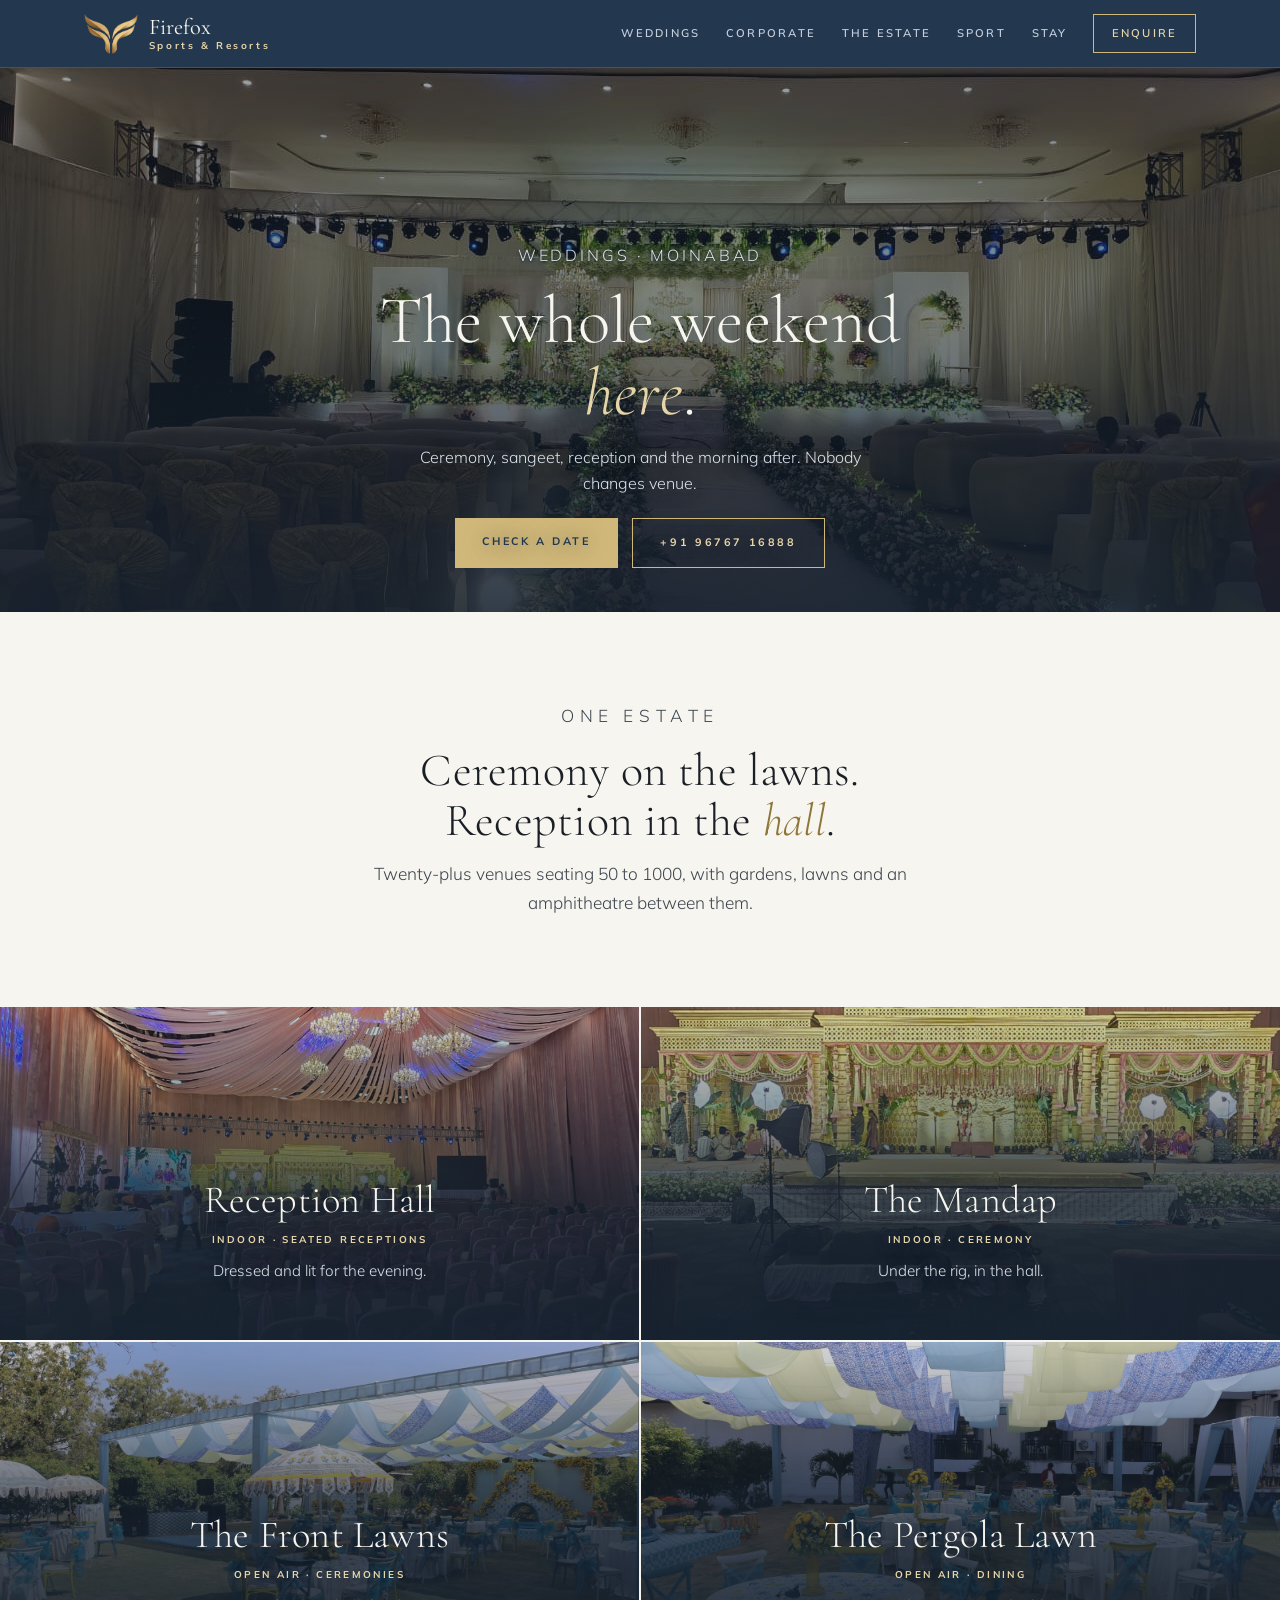
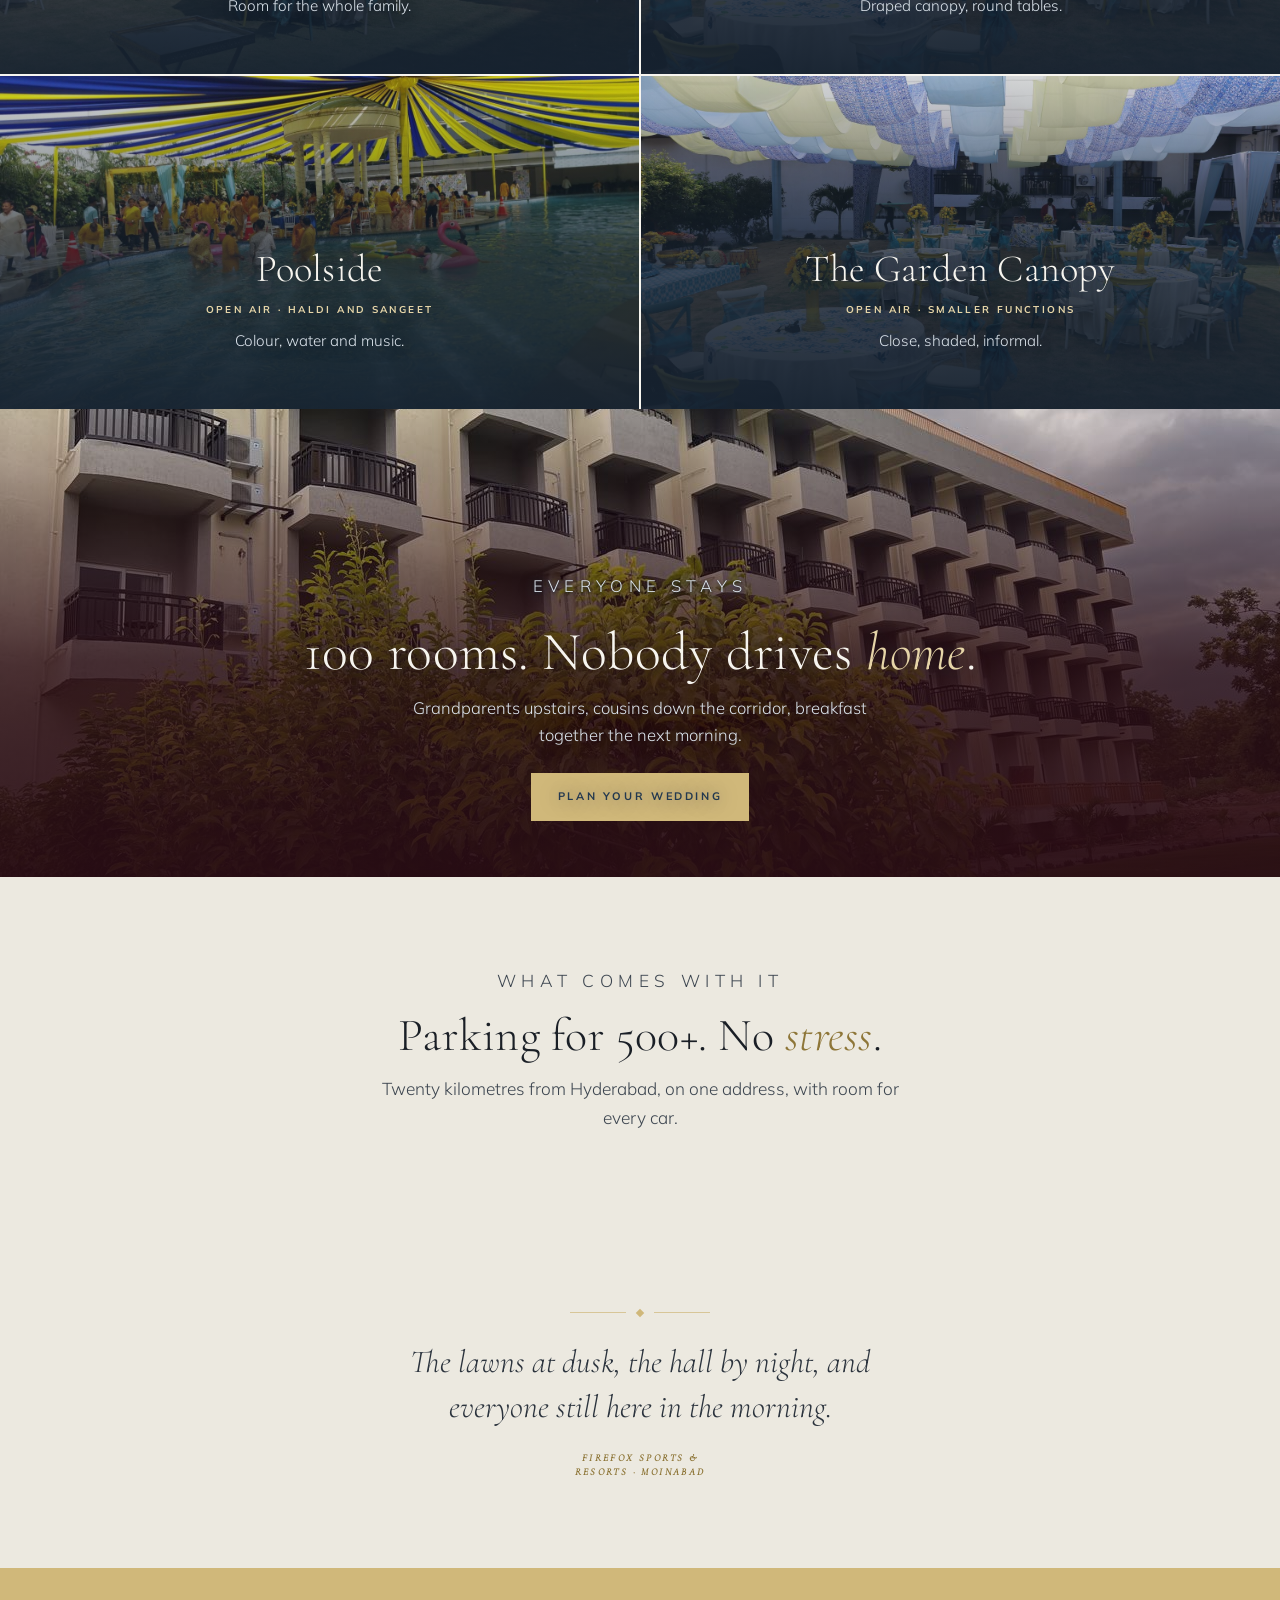
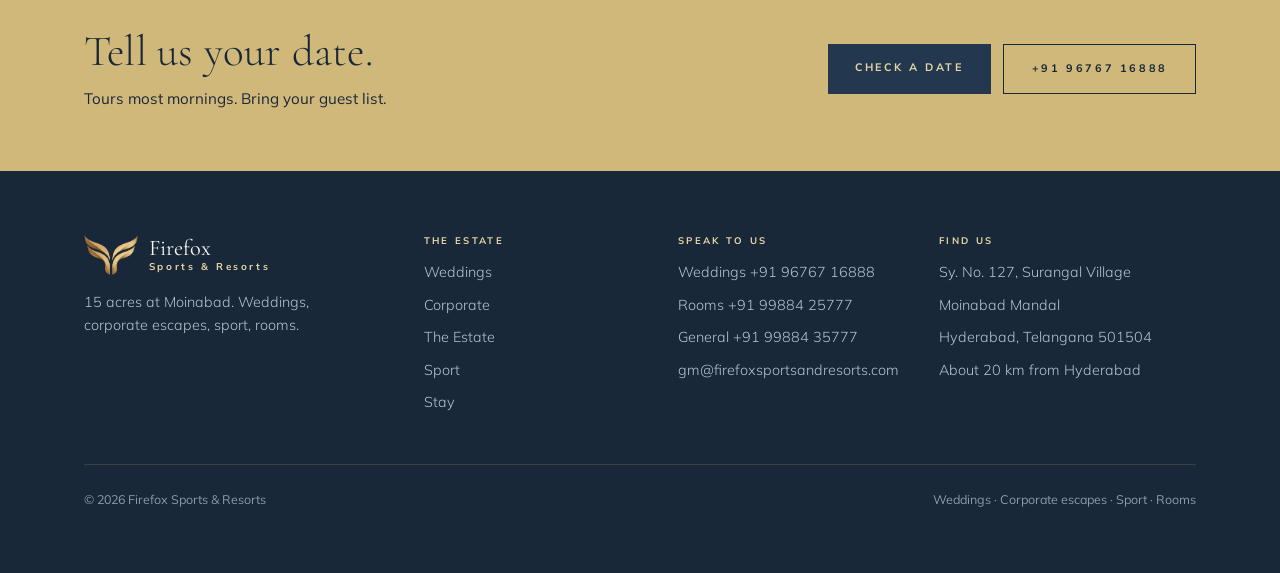
<file: weddings.html>
<!DOCTYPE html>
<html lang="en-IN">
<head>
<meta charset="utf-8">
<meta name="viewport" content="width=device-width, initial-scale=1">
<title>Weddings — Firefox Sports &amp; Resorts, Moinabad</title>
<meta name="description" content="Wedding venue 20 km from Hyderabad. Twenty-plus venues seating 50 to 1000, gardens, lawns and an amphitheatre, with 100 rooms on site and parking for 500.">
<link rel="preload" as="font" type="font/woff2" href="assets/fonts/cormorant-garamond-latin-300-normal.woff2" crossorigin>
<link rel="preload" as="font" type="font/woff2" href="assets/fonts/mulish-latin-400-normal.woff2" crossorigin>
<link rel="icon" href="favicon.ico" sizes="any">
<link rel="apple-touch-icon" href="assets/img/favicon-180.png">
<link rel="stylesheet" href="assets/band.css"><script>document.documentElement.className+=" js";</script>
</head>
<body>
<a class="skip" href="#main">Skip to content</a>
<header class="site-head">
  <div class="wrap">
    <a class="brand" href="index.html" aria-label="Firefox Sports and Resorts — home">
      <img src="assets/img/logo.png" alt="" width="283" height="211">
      <span class="wm">Firefox<span>Sports &amp; Resorts</span></span>
    </a>
    <button class="nav-toggle" aria-expanded="false" aria-controls="nav">Menu</button>
    <nav class="nav" id="nav">
      <a href="weddings.html" aria-current="page">Weddings</a>
      <a href="corporate.html">Corporate</a>
      <a href="estate.html">The Estate</a>
      <a href="sports.html">Sport</a>
      <a href="hotel.html">Stay</a>
      <a class="btn-enq" href="contact.html">Enquire</a>
    </nav>
  </div>
</header>
<main id="main">
<section class="band hero">
  <div class="band-img"><img src="assets/img/wed-mandap.jpg" alt="A floral aisle leading to the mandap inside the main hall" fetchpriority="high" width="1280" height="960" srcset="assets/img/wed-mandap-480.jpg 480w, assets/img/wed-mandap-800.jpg 800w, assets/img/wed-mandap-1200.jpg 1200w, assets/img/wed-mandap.jpg 1280w" sizes="100vw"></div>
  <div class="wrap hero-inner">
    <p class="eyebrow eyebrow--light">Weddings &middot; Moinabad</p>
    <h1>The whole weekend <em>here</em>.</h1>
    <p>Ceremony, sangeet, reception and the morning after. Nobody changes venue.</p>
    <div class="hero-cta">
      <a class="btn btn-gold" href="contact.html">Check a date</a>
      <a class="btn btn-ghost" href="tel:+919676716888">+91 96767 16888</a>
    </div>
  </div>
</section>

<section class="say">
  <div class="wrap">
    <p class="eyebrow">One estate</p>
    <h2>Ceremony on the lawns. Reception in the <em>hall</em>.</h2>
    <p>Twenty-plus venues seating 50 to 1000, with gardens, lawns and an amphitheatre between them.</p>
  </div>
</section>

<section class="spaces spaces--two" aria-label="Wedding settings on the estate">
    <article class="band space">
      <div class="band-img"><img src="assets/img/wed-wedding-reception-hall-a-decor.jpg" alt="Reception Hall A dressed with floral decoration for a wedding" loading="lazy" width="960" height="1280" srcset="assets/img/wed-wedding-reception-hall-a-decor-480.jpg 480w, assets/img/wed-wedding-reception-hall-a-decor-800.jpg 800w, assets/img/wed-wedding-reception-hall-a-decor.jpg 960w" sizes="100vw"></div>
      <div class="wrap space-inner">
        <h3>Reception Hall</h3>
        <p class="meta">Indoor &middot; seated receptions</p>
        <p class="desc">Dressed and lit for the evening.</p>
      </div>
    </article>
    <article class="band space">
      <div class="band-img"><img src="assets/img/wed-gold-mandap-truss-rig-ritual.jpg" alt="A gold mandap under a truss rig, set for the ceremony" loading="lazy" width="960" height="1280" srcset="assets/img/wed-gold-mandap-truss-rig-ritual-480.jpg 480w, assets/img/wed-gold-mandap-truss-rig-ritual-800.jpg 800w, assets/img/wed-gold-mandap-truss-rig-ritual.jpg 960w" sizes="100vw"></div>
      <div class="wrap space-inner">
        <h3>The Mandap</h3>
        <p class="meta">Indoor &middot; ceremony</p>
        <p class="desc">Under the rig, in the hall.</p>
      </div>
    </article>
    <article class="band space">
      <div class="band-img"><img src="assets/img/m-wed-parasols.jpg" alt="An outdoor lawn function under parasols and draped canopies, set with round tables" loading="lazy" width="1600" height="1067" srcset="assets/img/m-wed-parasols-480.jpg 480w, assets/img/m-wed-parasols-800.jpg 800w, assets/img/m-wed-parasols-1200.jpg 1200w, assets/img/m-wed-parasols.jpg 1600w" sizes="100vw"></div>
      <div class="wrap space-inner">
        <h3>The Front Lawns</h3>
        <p class="meta">Open air &middot; ceremonies</p>
        <p class="desc">Room for the whole family.</p>
      </div>
    </article>
    <article class="band space">
      <div class="band-img"><img src="assets/img/wed-lawn-pergola-drape-canopy-round-tables.jpg" alt="A draped pergola canopy over round tables on the lawn" loading="lazy" width="1600" height="1067" srcset="assets/img/wed-lawn-pergola-drape-canopy-round-tables-480.jpg 480w, assets/img/wed-lawn-pergola-drape-canopy-round-tables-800.jpg 800w, assets/img/wed-lawn-pergola-drape-canopy-round-tables-1200.jpg 1200w, assets/img/wed-lawn-pergola-drape-canopy-round-tables.jpg 1600w" sizes="100vw"></div>
      <div class="wrap space-inner">
        <h3>The Pergola Lawn</h3>
        <p class="meta">Open air &middot; dining</p>
        <p class="desc">Draped canopy, round tables.</p>
      </div>
    </article>
    <article class="band space">
      <div class="band-img"><img src="assets/img/wed-haldi-pool-party-wide.jpg" alt="A poolside haldi in full swing, seen wide" loading="lazy" width="1500" height="923" srcset="assets/img/wed-haldi-pool-party-wide-480.jpg 480w, assets/img/wed-haldi-pool-party-wide-800.jpg 800w, assets/img/wed-haldi-pool-party-wide-1200.jpg 1200w, assets/img/wed-haldi-pool-party-wide.jpg 1500w" sizes="100vw"></div>
      <div class="wrap space-inner">
        <h3>Poolside</h3>
        <p class="meta">Open air &middot; haldi and sangeet</p>
        <p class="desc">Colour, water and music.</p>
      </div>
    </article>
    <!-- NOTE: 392 (wed-lawn-pergola-drape-canopy-round-tables) is used twice on this page —
         here and as the second outdoor setting above. Built exactly as Vishal specified on
         4 Aug 2026; raised with him as an open question. Do not silently de-duplicate. -->
    <article class="band space">
      <div class="band-img"><img src="assets/img/wed-lawn-pergola-drape-canopy-round-tables.jpg" alt="A draped pergola canopy over round tables on the lawn" loading="lazy" width="1600" height="1067" srcset="assets/img/wed-lawn-pergola-drape-canopy-round-tables-480.jpg 480w, assets/img/wed-lawn-pergola-drape-canopy-round-tables-800.jpg 800w, assets/img/wed-lawn-pergola-drape-canopy-round-tables-1200.jpg 1200w, assets/img/wed-lawn-pergola-drape-canopy-round-tables.jpg 1600w" sizes="100vw"></div>
      <div class="wrap space-inner">
        <h3>The Garden Canopy</h3>
        <p class="meta">Open air &middot; smaller functions</p>
        <p class="desc">Close, shaded, informal.</p>
      </div>
    </article>
</section>

<section class="band feature ember reveal">
  <div class="band-img"><img src="assets/img/est-hotel-block-balconies-lawn-exterior.jpg" alt="The hotel block with balconies looking over the lawn" loading="lazy" width="1280" height="960" srcset="assets/img/est-hotel-block-balconies-lawn-exterior-480.jpg 480w, assets/img/est-hotel-block-balconies-lawn-exterior-800.jpg 800w, assets/img/est-hotel-block-balconies-lawn-exterior-1200.jpg 1200w, assets/img/est-hotel-block-balconies-lawn-exterior.jpg 1280w" sizes="100vw"></div>
  <div class="wrap feature-inner">
    <p class="eyebrow eyebrow--light">Everyone stays</p>
    <h2>100 rooms. Nobody drives <em>home</em>.</h2>
    <p>Grandparents upstairs, cousins down the corridor, breakfast together the next morning.</p>
    <a class="btn btn-gold" href="contact.html">Plan your wedding</a>
  </div>
</section>

<section class="say say--alt">
  <div class="wrap">
    <p class="eyebrow">What comes with it</p>
    <h2>Parking for 500+. No <em>stress</em>.</h2>
    <p>Twenty kilometres from Hyderabad, on one address, with room for every car.</p>
  </div>
</section>

<section class="quote">
  <div class="wrap">
    <div class="orn"><i></i><b></b><i></i></div>
    <p>The lawns at dusk, the hall by night, and everyone still here in the morning.</p>
    <p class="who">Firefox Sports &amp; Resorts &middot; Moinabad</p>
  </div>
</section>

<section class="enquire">
  <div class="wrap">
    <div>
      <h2>Tell us your date.</h2>
      <p>Tours most mornings. Bring your guest list.</p>
    </div>
    <div class="acts">
      <a class="btn btn-pine" href="contact.html">Check a date</a>
      <a class="btn btn-dark" href="tel:+919676716888">+91 96767 16888</a>
    </div>
  </div>
</section>
</main>
<footer class="site-foot">
  <div class="wrap">
    <div class="cols">
      <div>
        <div class="brand">
          <img src="assets/img/logo.png" alt="" loading="lazy" width="283" height="211">
          <span class="wm">Firefox<span>Sports &amp; Resorts</span></span>
        </div>
        <p class="tag">15 acres at Moinabad. Weddings, corporate escapes, sport, rooms.</p>
      </div>
      <div>
        <h4>The estate</h4>
        <ul>
          <li><a href="weddings.html">Weddings</a></li>
          <li><a href="corporate.html">Corporate</a></li>
          <li><a href="estate.html">The Estate</a></li>
          <li><a href="sports.html">Sport</a></li>
          <li><a href="hotel.html">Stay</a></li>
        </ul>
      </div>
      <div>
        <h4>Speak to us</h4>
        <ul>
          <li>Weddings <a href="tel:+919676716888">+91 96767 16888</a></li>
          <li>Rooms <a href="tel:+919988425777">+91 99884 25777</a></li>
          <li>General <a href="tel:+919988435777">+91 99884 35777</a></li>
          <li><a href="mailto:gm@firefoxsportsandresorts.com">gm@firefoxsportsandresorts.com</a></li>
        </ul>
      </div>
      <div>
        <h4>Find us</h4>
        <ul>
          <li>Sy. No. 127, Surangal Village</li>
          <li>Moinabad Mandal</li>
          <li>Hyderabad, Telangana 501504</li>
          <li>About 20 km from Hyderabad</li>
        </ul>
      </div>
    </div>
    <div class="base">
      <span>&copy; 2026 Firefox Sports &amp; Resorts</span>
      <span>Weddings &middot; Corporate escapes &middot; Sport &middot; Rooms</span>
    </div>
  </div>
</footer>
<script>
(function(){
  var t=document.querySelector('.nav-toggle'), n=document.getElementById('nav');
  if(t&&n){t.addEventListener('click',function(){
    var open=n.classList.toggle('open');
    t.setAttribute('aria-expanded',open?'true':'false');
    t.textContent=open?'Close':'Menu';
  });}
  var els=document.querySelectorAll('.reveal');
  if(!('IntersectionObserver' in window)||window.matchMedia('(prefers-reduced-motion:reduce)').matches){
    els.forEach(function(e){e.classList.add('in');});return;
  }
  var io=new IntersectionObserver(function(es){
    es.forEach(function(e){if(e.isIntersecting){e.target.classList.add('in');io.unobserve(e.target);}});
  },{rootMargin:'0px 0px -12% 0px'});
  els.forEach(function(e){io.observe(e);});
})();
</script>
</body>
</html>
</file>
<file: assets/band.css>
/* =====================================================================
   Firefox Sports & Resorts — "The Band"
   Homepage design language: full-bleed horizontal bands, no curves.
   Palette and type inherited from the Gilded Arbor system.
   ===================================================================== */


/* Self-hosted fonts (no external CDN dependency) */
@font-face{font-family:'Cormorant Garamond';font-style:normal;font-weight:300;font-display:swap;src:url('fonts/cormorant-garamond-latin-300-normal.woff2') format('woff2')}
@font-face{font-family:'Cormorant Garamond';font-style:normal;font-weight:400;font-display:swap;src:url('fonts/cormorant-garamond-latin-400-normal.woff2') format('woff2')}
@font-face{font-family:'Cormorant Garamond';font-style:normal;font-weight:500;font-display:swap;src:url('fonts/cormorant-garamond-latin-500-normal.woff2') format('woff2')}
@font-face{font-family:'Cormorant Garamond';font-style:normal;font-weight:600;font-display:swap;src:url('fonts/cormorant-garamond-latin-600-normal.woff2') format('woff2')}
@font-face{font-family:'Cormorant Garamond';font-style:italic;font-weight:300;font-display:swap;src:url('fonts/cormorant-garamond-latin-300-italic.woff2') format('woff2')}
@font-face{font-family:'Cormorant Garamond';font-style:italic;font-weight:400;font-display:swap;src:url('fonts/cormorant-garamond-latin-400-italic.woff2') format('woff2')}
@font-face{font-family:'Mulish';font-style:normal;font-weight:300;font-display:swap;src:url('fonts/mulish-latin-300-normal.woff2') format('woff2')}
@font-face{font-family:'Mulish';font-style:normal;font-weight:400;font-display:swap;src:url('fonts/mulish-latin-400-normal.woff2') format('woff2')}
@font-face{font-family:'Mulish';font-style:normal;font-weight:500;font-display:swap;src:url('fonts/mulish-latin-500-normal.woff2') format('woff2')}
@font-face{font-family:'Mulish';font-style:normal;font-weight:600;font-display:swap;src:url('fonts/mulish-latin-600-normal.woff2') format('woff2')}
@font-face{font-family:'Mulish';font-style:normal;font-weight:700;font-display:swap;src:url('fonts/mulish-latin-700-normal.woff2') format('woff2')}


:root{
  /* Theme: Slate & Champagne. Swap this block to change the whole site. */
  --pine:#23384F; --pine-deep:#182838; --forest:#324B66;
  --gold:#D0B87A; --gold-soft:#E6D5A8; --gold-deep:#8E7638;
  --ivory:#F7F5EF; --ivory-2:#ECE9E0; --ink:#1A1F26; --mist:#9AA7B5;
  --ember:#A8465A; --ember-deep:#832F43;
  --line:rgba(208,184,122,.32);
  --veil:22,34,48;        /* dark scrim over photography */
  --veil-warm:40,12,20;   /* scrim on accent-tinted bands  */

  /* text tokens — kept out of the component rules so a theme swap is one block */
  --on-dark:#DBE3EB; --on-dark-dim:#C3CEDA; --on-dark-faint:#B7C2CE; --on-dark-quiet:#8D99A6;
  --on-light:#3D4650; --on-light-strong:#2B333D;
  --on-accent:#2B1018;

  --display:'Cormorant Garamond',Georgia,serif;
  --body:'Mulish',system-ui,-apple-system,sans-serif;
  --pad-x:clamp(1.25rem,5vw,4.5rem);
  --maxw:1240px;
  --ease:cubic-bezier(.22,.61,.36,1);
}

*{box-sizing:border-box;margin:0;padding:0}
html{scroll-behavior:smooth;-webkit-text-size-adjust:100%}
/* overflow-x:clip rather than hidden — `hidden` makes body a scroll container
   and silently breaks position:sticky on the header. */
body{font-family:var(--body);font-weight:400;color:var(--ink);background:var(--ivory);
  line-height:1.65;overflow-x:clip;-webkit-font-smoothing:antialiased}
img{max-width:100%;display:block}
a{color:inherit;text-decoration:none}
ul{list-style:none}
h1,h2,h3,h4{font-family:var(--display);font-weight:400;line-height:1.08;letter-spacing:.005em}

.skip{position:absolute;left:-9999px;top:0;background:var(--pine);color:var(--ivory);padding:.75rem 1.25rem;z-index:200}
.skip:focus{left:0}
:focus-visible{outline:2px solid var(--gold);outline-offset:3px}

.wrap{max-width:var(--maxw);margin-inline:auto;padding-inline:var(--pad-x)}
.eyebrow{font-size:.88rem;font-weight:700;letter-spacing:.32em;text-transform:uppercase;color:var(--gold-deep)}
.eyebrow--light{color:var(--gold-soft)}
.eyebrow--ember{color:var(--ember)}
.serif-italic{font-style:italic}

/* ------------------------------ header ----------------------------- */
.site-head{position:sticky;top:0;z-index:100;background:var(--pine);color:var(--ivory);
  border-bottom:1px solid rgba(193,160,83,.25)}
.site-head .wrap{display:flex;align-items:center;justify-content:space-between;gap:1.5rem;
  padding-block:.85rem}
.brand{display:flex;align-items:center;gap:.7rem}
.brand img{height:40px;width:auto}
.brand .wm{font-family:var(--display);font-size:1.4rem;line-height:1}
.brand .wm span{display:block;font-family:var(--body);font-size:.62rem;font-weight:700;
  letter-spacing:.26em;color:var(--gold-soft);margin-top:.18rem}
.nav{display:flex;align-items:center;gap:1.6rem}
.nav a{font-size:.7rem;font-weight:600;letter-spacing:.2em;text-transform:uppercase;color:var(--on-dark-dim);
  transition:color .25s var(--ease)}
.nav a:hover{color:var(--gold-soft)}
.nav .btn-enq{border:1px solid var(--gold);color:var(--gold-soft);padding:.6rem 1.1rem}
.nav .btn-enq:hover{background:var(--gold);color:var(--pine)}
.nav-toggle{display:none;background:none;border:1px solid rgba(219,196,140,.5);color:var(--gold-soft);
  padding:.5rem .7rem;font-size:.62rem;letter-spacing:.2em;text-transform:uppercase;font-weight:700;
  font-family:var(--body);cursor:pointer}

/* ------------------------------- bands ----------------------------- */
.band{position:relative}
.band-img{position:relative;overflow:hidden}
.band-img>img{width:100%;height:100%;object-fit:cover;position:absolute;inset:0}
.band-img::after{content:"";position:absolute;inset:0;
  background:linear-gradient(180deg,rgba(var(--veil),.42),rgba(var(--veil),.58) 45%,rgba(var(--veil),.88))}

/* hero */
.hero{height:clamp(24rem,62vh,34rem)}
.hero .band-img{position:absolute;inset:0}
.hero-inner{position:relative;z-index:2;height:100%;display:flex;flex-direction:column;
  justify-content:flex-end;padding-block:clamp(1.75rem,4vw,2.75rem);color:var(--ivory);text-align:center;
  text-shadow:0 1px 20px rgba(var(--veil),.6)}
.hero h1{font-size:clamp(2.3rem,5.4vw,4.2rem);font-weight:300;margin:1rem auto .85rem;max-width:18ch}
.hero h1 em{font-style:italic;color:var(--gold-soft)}
.hero p{font-size:clamp(.92rem,1.25vw,1.05rem);font-weight:300;color:var(--on-dark);max-width:46ch;margin-inline:auto}
.hero-inner .eyebrow{font-size:1rem;letter-spacing:.18em;text-shadow:0 1px 3px rgba(var(--veil),.95),0 2px 14px rgba(var(--veil),.9)}
.hero-cta{display:flex;gap:.9rem;justify-content:center;flex-wrap:wrap;margin-top:1.35rem;justify-content:center}

.btn{display:inline-block;font-family:var(--body);font-size:.68rem;font-weight:700;letter-spacing:.24em;
  text-transform:uppercase;padding:.95rem 1.7rem;transition:background .25s var(--ease),color .25s var(--ease)}
.btn-gold{background:var(--gold);color:var(--pine)}
.btn-gold:hover{background:var(--gold-soft)}
.btn-ghost{border:1px solid var(--gold);color:var(--gold-soft)}
.btn-ghost:hover{background:var(--gold);color:var(--pine)}
.btn-pine{background:var(--pine);color:var(--gold-soft)}
.btn-pine:hover{background:var(--forest)}
.btn-ember{background:var(--ember);color:var(--on-accent)}
.btn-ember:hover{background:var(--ember-deep);color:var(--ivory)}
.btn-dark{border:1px solid var(--pine-deep);color:var(--pine-deep)}
.btn-dark:hover{background:var(--pine-deep);color:var(--ivory)}

/* statement bands */
.say{background:var(--ivory);text-align:center;padding-block:clamp(3.5rem,7vw,6rem)}
.say h2{font-size:clamp(1.9rem,3.6vw,3rem);font-weight:300;margin:1rem auto .9rem;max-width:22ch}
.say h2 em{font-style:italic;color:var(--gold-deep)}
.say p{font-size:clamp(1rem,1.35vw,1.15rem);font-weight:300;color:var(--on-light);max-width:56ch;margin-inline:auto}
.say--alt{background:var(--ivory-2)}

.goldrule{height:1px;background:linear-gradient(90deg,transparent,var(--gold),transparent);opacity:.75}

/* numbers */
.figures{background:var(--pine);color:var(--ivory);padding-block:clamp(2.5rem,5vw,3.75rem)}
.figures ul{display:grid;grid-template-columns:repeat(6,1fr);gap:1.5rem;text-align:center}
.figures .n{font-family:var(--display);font-size:clamp(2rem,3.6vw,3rem);font-weight:300;line-height:1;
  color:var(--gold-soft)}
.figures .l{font-size:.68rem;font-weight:700;letter-spacing:.22em;text-transform:uppercase;color:var(--mist);
  margin-top:.6rem}

/* feature bands (weddings / corporate / sport / stay) */
.feature{position:relative;min-height:clamp(24rem,52vh,34rem);display:flex;align-items:flex-end;
  overflow:hidden}
.feature .band-img{position:absolute;inset:0}
/* Scrim ramps are steep through the middle, not linear to the foot: the text block
   starts around 55% of the band, so a gradient that only goes heavy at 100% leaves
   bright patches behind the heading. Measured by p90 luminance, not by eye. */
.feature .band-img::after{background:linear-gradient(180deg,rgba(var(--veil),.20) 0%,rgba(var(--veil),.50) 26%,rgba(var(--veil),.82) 54%,rgba(var(--veil),.96) 100%)}
.feature.ember .band-img::after{background:linear-gradient(180deg,rgba(var(--veil-warm),.18) 0%,rgba(var(--veil-warm),.50) 26%,rgba(var(--veil-warm),.82) 54%,rgba(var(--veil-warm),.96) 100%)}
.feature-inner{position:relative;z-index:2;width:100%;text-align:center;color:var(--ivory);padding-block:clamp(2.5rem,5vw,3.5rem);
  max-width:var(--maxw);text-shadow:0 1px 18px rgba(var(--veil),.55)}
.feature-inner>*{max-width:46rem;margin-inline:auto}
.feature-inner .eyebrow,.where-inner .eyebrow{text-shadow:0 1px 3px rgba(var(--veil),.95),0 2px 14px rgba(var(--veil),.9)}
.feature h2{font-size:clamp(2rem,4.2vw,3.4rem);font-weight:300;margin:.9rem auto .8rem}
.feature h2 em{font-style:italic;color:var(--gold-soft)}
.feature p{font-size:clamp(.95rem,1.3vw,1.1rem);font-weight:300;color:var(--on-dark);max-width:46ch;margin-bottom:1.5rem}
.feature-inner h2+.btn{margin-top:.7rem}

/* space bands — shorter, name sits on the image */
.spaces{background:var(--ivory)}
.space{position:relative;height:clamp(15rem,32vh,21rem);overflow:hidden;border-bottom:1px solid rgba(247,244,236,.14)}
.space .band-img{position:absolute;inset:0}
.space .band-img::after,
.space.right .band-img::after{background:linear-gradient(180deg,rgba(var(--veil),.18) 0%,rgba(var(--veil),.44) 28%,rgba(var(--veil),.78) 56%,rgba(var(--veil),.96) 100%)}
.space-inner{position:relative;z-index:2;height:100%;display:flex;flex-direction:column;
  justify-content:flex-end;align-items:center;text-align:center;color:var(--ivory);text-shadow:0 1px 16px rgba(var(--veil),.6);padding-block:clamp(2.5rem,5vw,3.5rem)}
.space.right .space-inner{align-items:center;text-align:center}
.space h3{font-size:clamp(1.6rem,3vw,2.4rem);font-weight:300}
.space .meta{font-size:.62rem;font-weight:700;letter-spacing:.24em;text-transform:uppercase;
  color:var(--gold-soft);margin-top:.6rem}
.space .desc{font-size:.95rem;font-weight:300;color:var(--on-dark);max-width:34ch;margin-top:.7rem}

/* showcase — several settings behind one block of text */
.showcase .shots{position:absolute;inset:0;display:grid;grid-template-columns:repeat(4,1fr);gap:2px;
  background:var(--pine-deep)}
.showcase .shots figure{position:relative;overflow:hidden;margin:0}
.showcase .shots img{position:absolute;inset:0;width:100%;height:100%;object-fit:cover}
.showcase::after{content:"";position:absolute;inset:0;z-index:1;
  background:linear-gradient(180deg,rgba(var(--veil),.34),rgba(var(--veil),.62) 42%,rgba(var(--veil),.95))}

/* quote */
.quote{background:var(--ivory-2);text-align:center;padding-block:clamp(3.5rem,7vw,5.5rem)}
.orn{display:flex;align-items:center;justify-content:center;gap:.7rem;margin-bottom:1.5rem}
.orn i{height:1px;width:3.5rem;background:var(--gold);opacity:.7}
.orn b{width:6px;height:6px;background:var(--gold);transform:rotate(45deg);display:block}
.quote p{font-family:var(--display);font-style:italic;font-size:clamp(1.35rem,2.6vw,2rem);font-weight:300;
  color:var(--on-light-strong);max-width:34ch;margin-inline:auto;line-height:1.4}
.quote .who{font-size:.62rem;font-weight:700;letter-spacing:.24em;text-transform:uppercase;
  color:var(--gold-deep);margin-top:1.4rem}

/* location */
.where{position:relative;min-height:clamp(22rem,46vh,30rem);display:flex;align-items:flex-end;overflow:hidden}
.where .band-img{position:absolute;inset:0}
.where .band-img::after{background:linear-gradient(180deg,rgba(var(--veil),.24) 0%,rgba(var(--veil),.50) 30%,rgba(var(--veil),.78) 56%,rgba(var(--veil),.96) 100%)}
.where-inner{position:relative;z-index:2;width:100%;text-align:center;color:var(--ivory);padding-block:clamp(3.25rem,6vw,4.5rem);max-width:var(--maxw)}
.where-inner>*{max-width:34rem;margin-inline:auto;text-align:center}
.where h2{font-size:clamp(1.9rem,3.6vw,2.9rem);font-weight:300;margin:.9rem auto 1rem}
.where dl{display:grid;grid-template-columns:auto 1fr;gap:.55rem 1.4rem;font-size:.95rem;font-weight:300;
  color:var(--on-dark);margin-bottom:1.6rem}
.where dt{font-size:.6rem;font-weight:700;letter-spacing:.2em;text-transform:uppercase;color:var(--gold-soft);
  padding-top:.28rem}

/* enquiry */
.enquire{background:var(--gold);color:var(--pine-deep);padding-block:clamp(2.75rem,5vw,3.75rem)}
.enquire .wrap{display:flex;align-items:center;justify-content:space-between;gap:2rem;flex-wrap:wrap}
.enquire>.wrap>div:first-child{max-width:34rem}
.enquire h2{font-size:clamp(1.8rem,3.4vw,2.7rem);font-weight:300;max-width:18ch}
.enquire p{font-size:.95rem;font-weight:400;margin-top:.7rem;max-width:38ch}
.enquire .acts{display:flex;gap:.8rem;flex-wrap:wrap}

/* footer */
.site-foot{background:var(--pine-deep);color:var(--on-dark-faint);padding-block:clamp(3rem,5vw,4rem)}
.site-foot .cols{display:grid;grid-template-columns:1.4fr 1fr 1fr 1.2fr;gap:2.5rem}
.site-foot h4{font-family:var(--body);font-size:.6rem;font-weight:700;letter-spacing:.24em;
  text-transform:uppercase;color:var(--gold-soft);margin-bottom:1rem}
.site-foot li{margin-bottom:.55rem;font-size:.9rem;font-weight:300}
.site-foot a:hover{color:var(--gold-soft)}
.site-foot .brand{margin-bottom:1rem}
.site-foot .brand .wm{color:var(--ivory)}
.site-foot .tag{font-size:.9rem;font-weight:300;max-width:32ch}
.site-foot .base{border-top:1px solid rgba(193,160,83,.2);margin-top:2.5rem;padding-top:1.5rem;
  display:flex;justify-content:space-between;gap:1rem;flex-wrap:wrap;font-size:.78rem;color:var(--on-dark-quiet)}

/* reveal */
.js .reveal{opacity:0;transform:translateY(18px);transition:opacity .9s var(--ease),transform .9s var(--ease)}
.js .reveal.in{opacity:1;transform:none}

/* --------------------------- breakpoints --------------------------- */
@media(max-width:900px){
  .nav{position:fixed;inset:0 0 auto;top:0;background:var(--pine);flex-direction:column;
    align-items:flex-start;gap:1.2rem;padding:5.5rem var(--pad-x) 2.5rem;transform:translateY(-100%);
    transition:transform .45s var(--ease);height:auto;border-bottom:1px solid rgba(193,160,83,.25)}
  .nav.open{transform:none}
  .nav a{font-size:.95rem;letter-spacing:.18em}
  .nav-toggle{display:block;position:relative;z-index:110}
  .figures ul{grid-template-columns:repeat(3,1fr);gap:1.75rem}
  .site-foot .cols{grid-template-columns:1fr 1fr;gap:2rem}
  .space .desc{display:none}
  .showcase .shots{grid-template-columns:repeat(2,1fr)}
}
@media(max-width:560px){
  .figures ul{grid-template-columns:repeat(2,1fr)}
  .showcase{min-height:clamp(26rem,60vh,34rem)}
  .site-foot .cols{grid-template-columns:1fr}
  .hero{height:clamp(20rem,58vh,26rem)}
  .space{height:14rem}
  .space.right .space-inner{align-items:center;text-align:center}
  .space.right .band-img::after{background:linear-gradient(180deg,rgba(var(--veil),.18) 0%,rgba(var(--veil),.44) 28%,rgba(var(--veil),.78) 56%,rgba(var(--veil),.96) 100%)}
  .enquire .wrap{flex-direction:column;align-items:flex-start}
}
@media(prefers-reduced-motion:reduce){
  html{scroll-behavior:auto}
  .reveal{opacity:1;transform:none;transition:none}
  *{transition-duration:.01ms!important}
}

/* =====================================================================
   Added 1 Aug 2026 for the sports, stay, estate and contact pages.
   Same rules as the rest of the system: no card, no panel, no radius,
   no shadow. Separation comes from grounds and hairlines only.
   ===================================================================== */

/* figure grids at other counts */
.figures--4 ul{grid-template-columns:repeat(4,1fr)}
.figures--3 ul{grid-template-columns:repeat(3,1fr)}

/* mosaic — a run of photographs, each with its own bottom-set caption.
   Used where a page needs to show several things at once without cards. */
.mosaic{display:grid;grid-template-columns:repeat(3,1fr);gap:2px;background:var(--pine-deep)}
.mosaic figure{position:relative;margin:0;min-height:clamp(13rem,22vw,17rem);overflow:hidden;
  display:flex;align-items:flex-end}
.mosaic img{position:absolute;inset:0;width:100%;height:100%;object-fit:cover}
.mosaic figure::after{content:"";position:absolute;inset:0;
  background:linear-gradient(180deg,rgba(var(--veil),.16) 0%,rgba(var(--veil),.46) 30%,rgba(var(--veil),.80) 58%,rgba(var(--veil),.96) 100%)}
.mosaic figcaption{position:relative;z-index:2;width:100%;text-align:center;color:var(--ivory);
  padding:0 1.25rem clamp(1.5rem,3vw,2.25rem);text-shadow:0 1px 16px rgba(var(--veil),.6)}
.mosaic figcaption b{display:block;font-family:var(--display);font-weight:300;
  font-size:clamp(1.25rem,2.1vw,1.7rem);line-height:1.1}
.mosaic figcaption span{display:block;font-size:.62rem;font-weight:700;letter-spacing:.24em;
  text-transform:uppercase;color:var(--gold-soft);margin-top:.55rem}

/* list of plain facts on a quiet ground — no icons, no boxes */
.facts{background:var(--ivory-2);padding-block:clamp(3rem,6vw,5rem)}
.facts .head{text-align:center;margin-bottom:clamp(2rem,4vw,3rem)}
.facts h2{font-size:clamp(1.9rem,3.6vw,2.9rem);font-weight:300;margin:1rem auto .9rem;max-width:22ch}
.facts h2 em{font-style:italic;color:var(--gold-deep)}
.facts .head p{font-size:clamp(1rem,1.35vw,1.15rem);font-weight:300;color:var(--on-light);
  max-width:56ch;margin-inline:auto}
.facts ul{display:grid;grid-template-columns:repeat(2,1fr);gap:0 clamp(2rem,5vw,4.5rem)}
.facts li{display:flex;justify-content:space-between;align-items:baseline;gap:1.5rem;
  padding:1.05rem 0;border-bottom:1px solid var(--line)}
.facts li b{font-family:var(--display);font-weight:400;font-size:clamp(1.1rem,1.7vw,1.35rem);
  color:var(--on-light-strong)}
.facts li span{font-size:.95rem;font-weight:300;color:var(--on-light);text-align:right}

/* contact — form and departments, side by side on one ivory ground */
.contact{background:var(--ivory);padding-block:clamp(3.5rem,7vw,5.5rem)}
.contact .grid{display:grid;grid-template-columns:1.25fr 1fr;gap:clamp(2.5rem,5vw,4.5rem)}
.contact h2{font-size:clamp(1.8rem,3.2vw,2.6rem);font-weight:300;margin:1rem 0 1.6rem}
.contact h2 em{font-style:italic;color:var(--gold-deep)}
.form .row{display:grid;grid-template-columns:1fr 1fr;gap:1.25rem}
.form .field{margin-bottom:1.25rem}
.form label{display:block;font-size:.62rem;font-weight:700;letter-spacing:.22em;text-transform:uppercase;
  color:var(--gold-deep);margin-bottom:.5rem}
.form input,.form select,.form textarea{width:100%;font-family:var(--body);font-size:.98rem;
  font-weight:300;color:var(--ink);background:transparent;border:0;border-bottom:1px solid var(--line);
  padding:.6rem 0;border-radius:0;-webkit-appearance:none;appearance:none}
.form select{background-image:linear-gradient(45deg,transparent 50%,var(--gold-deep) 50%),
  linear-gradient(135deg,var(--gold-deep) 50%,transparent 50%);
  background-position:calc(100% - 12px) 55%,calc(100% - 7px) 55%;
  background-size:5px 5px,5px 5px;background-repeat:no-repeat;padding-right:1.75rem}
.form textarea{min-height:7rem;resize:vertical}
.form input:focus,.form select:focus,.form textarea:focus{outline:0;border-bottom-color:var(--gold-deep)}
.form input:focus-visible,.form select:focus-visible,.form textarea:focus-visible{outline:2px solid var(--gold);outline-offset:3px}
.form button{border:0;cursor:pointer;margin-top:.75rem}
.form .note{margin-top:1.1rem;font-size:.88rem;font-weight:300;color:var(--on-light)}

.desks{border-top:1px solid var(--line)}
.desks .desk{padding:1.4rem 0;border-bottom:1px solid var(--line)}
.desks .desk p.eyebrow{font-size:.62rem;letter-spacing:.24em}
.desks .desk a,.desks .desk .val{display:block;font-family:var(--display);font-weight:300;
  font-size:clamp(1.15rem,1.9vw,1.45rem);color:var(--on-light-strong);margin-top:.5rem;line-height:1.45}
.desks .desk a:hover{color:var(--gold-deep)}
.desks .desk .val{font-size:clamp(1rem,1.5vw,1.15rem)}

@media(max-width:900px){
  .mosaic{grid-template-columns:repeat(2,1fr)}
  .facts ul{grid-template-columns:1fr}
  .contact .grid{grid-template-columns:1fr}
  .figures--4 ul{grid-template-columns:repeat(2,1fr)}
  .figures--3 ul{grid-template-columns:repeat(3,1fr)}
}
@media(max-width:560px){
  .mosaic{grid-template-columns:1fr}
  .form .row{grid-template-columns:1fr;gap:0}
  .figures--3 ul{grid-template-columns:repeat(2,1fr)}
}

/* =====================================================================
   Homepage-only overrides — 2 Aug 2026, Vishal's brief.
   Scoped to `body.home` so the other six pages are unchanged until he has
   seen these on the homepage. To promote them site-wide, delete `.home `
   from each selector below and fold the values into the base rules.
   ===================================================================== */

/* Display type on the photographic banners, ~17% smaller at desktop.
   Only the clamp MAXIMUM and the vw term move; the minimums are untouched,
   and at 390px every one of these still resolves to its minimum — so the
   phone renders identically to before. Verified by measurement. */
.home .hero h1   {font-size:clamp(2.3rem,4.5vw,3.5rem)}
.home .feature h2{font-size:clamp(2rem,3.5vw,2.8rem)}
.home .space h3  {font-size:clamp(1.6rem,2.5vw,2rem)}
.home .where h2  {font-size:clamp(1.9rem,3vw,2.4rem)}
/* Eyebrow and body sizes are the system defaults again — the 2 Aug reduction
   to the estate scale was reverted on Vishal's instruction. */

/* Weddings and corporate banners a little taller. */
.home #weddings,
.home #corporate{min-height:clamp(27rem,58vh,38rem)}

/* Feature banners in pairs: weddings beside corporate, sport beside stay.
   Same reasoning as the estate tiles — a half-width frame keeps the
   photograph readable instead of letterboxing it. */
.home .pair{display:grid;grid-template-columns:1fr 1fr;gap:2px;background:var(--pine-deep)}
.home .pair .wrap{padding-inline:clamp(1rem,2.5vw,2.25rem)}
.home .pair .feature-inner>*{max-width:34rem}

/* Type on the paired banners sits between the hero and the estate tiles.
   Desktop: heading 56px (hero) -> 40px here -> 32px (estate);
            eyebrow 16px -> 12.5px -> 9.9px;  body 16.8px -> 16px -> 15.2px. */
.home .pair .feature h2{font-size:clamp(1.8rem,3vw,2.5rem)}
.home .pair .feature-inner .eyebrow{font-size:.78rem;letter-spacing:.28em}
.home .pair .feature p{font-size:1rem}
@media(max-width:900px){
  .home .pair{grid-template-columns:1fr}
}

/* The 25% bottom-padding reduction was reverted on Vishal's instruction, 2 Aug. */

/* Getting here: label and value on one centred line, five spaces apart,
   instead of a two-column grid. */
.home .where dl{display:block;text-align:center;margin-bottom:1.6rem}
.home .where dt{display:inline;padding-top:0}
.home .where dt::after{content:"\00a0\00a0\00a0\00a0\00a0"}
.home .where dd{display:inline}
.home .where dd::after{content:"\A";white-space:pre}
.home .where dd:last-of-type::after{content:none}

/* Estate bands two to a row on the homepage. Full-bleed rows made every
   photograph a 7:1 letterbox, which crops out whatever the picture is of.
   Half-width tiles land near 2:1, so the subject survives the crop.
   Seven is odd, so the last tile takes the full row. */
.home .spaces{display:grid;grid-template-columns:repeat(2,1fr);gap:2px;background:var(--pine-deep)}
.home .space{height:clamp(17rem,27vw,25rem);border-bottom:0}
.home .space:last-child{grid-column:1 / -1;height:clamp(15rem,22vw,20rem)}
.home .spaces .wrap{padding-inline:clamp(1rem,2.5vw,2.25rem)}
@media(max-width:900px){
  .home .spaces{grid-template-columns:1fr}
  .home .space,.home .space:last-child{grid-column:auto;height:15rem}
}

/* =====================================================================
   Homepage-only overrides — 3 Aug 2026, Vishal's brief.
   Same `body.home` scoping rule as the block above.
   ===================================================================== */

/* 1 · The Moinabad line drops from 16px to the paired-banner eyebrow size.
   No weight is set here, so it resolves to 300 — NOT the 700 that `.eyebrow`
   declares, because `.hero p` sets 300 and beats it on specificity. That is
   also the weight the paired-banner eyebrows rendered at, which is what makes
   this line match them. An 800 override was tried on 3 Aug and reverted the
   same day: "it's too much". Site-wide the eyebrows are inconsistent for the
   same reason — `.hero p`, `.say p` and `.feature p` all win over `.eyebrow`,
   while `.where` has no `p` rule and so renders at 700. Flagged, not fixed:
   evening it out is a theme-wide change and the theme is settled. */
/*    The 16px version was wrapping to two lines inside the shared
      hero max-width; at the smaller size it fits on one, so the cap is
      lifted here. Still wraps naturally on a phone. */
.home .hero-inner .eyebrow{font-size:.78rem;letter-spacing:.28em;max-width:none}

/* 2 · One button format everywhere on the homepage: outline only.
   btn-ghost and btn-dark were already outlines; btn-gold and btn-pine were
   solid fills, so they now match. Borders were already on the ghost buttons,
   so making every button bordered also makes them all the same height. */
.home .btn{background:transparent;border:1px solid currentColor}
.home .btn-gold{color:var(--gold-soft);border-color:var(--gold)}
.home .btn-gold:hover{background:var(--gold);color:var(--pine)}
.home .btn-pine{color:var(--pine-deep);border-color:var(--pine-deep)}
.home .btn-pine:hover{background:var(--pine-deep);color:var(--ivory)}

/* 3 · Lighter scrim on the four paired banners so the photograph reads.
   Bottom-weighted per the 1 Aug rule — the copy is bottom-set, so the
   gradient still lands its weight under the text and opens up the top,
   which is the part of the picture you actually look at.
   Tuned by measurement, not by eye: see the p90 figures in the handover. */
.home .pair .feature .band-img::after{
  background:linear-gradient(180deg,
    rgba(var(--veil),.10) 0%,
    rgba(var(--veil),.30) 34%,
    rgba(var(--veil),.72) 66%,
    rgba(var(--veil),.95) 100%)}

/* ── Photo revision, Aug 2026 ────────────────────────────────────────────
   Taller estate tiles, a two-per-row settings layout, an image-panning
   helper, and the deep-dive gallery. Appended so the theme block above
   remains the single place a colour change is made. */

/* 1 · taller tiles — the old height was clipping the photographs */
.home .space{height:clamp(20rem,33vw,30rem)}
.home .space:last-child{height:clamp(17rem,25vw,23rem)}

/* 2 · pan a photograph down inside its frame without touching the file */
.pan-down>img{object-position:50% 72%}

/* 3 · two settings per row (weddings) */
.spaces--two{display:grid;grid-template-columns:1fr 1fr;gap:2px;background:var(--ivory)}
.spaces--two .space{height:clamp(17rem,26vw,24rem);border-bottom:none}

/* 4 · gallery affordance on a tile */
.has-gal{cursor:pointer}
.has-gal:focus-visible{outline:2px solid var(--gold);outline-offset:-4px}
.has-gal .band-img>img{transition:transform .6s var(--ease)}
.has-gal:hover .band-img>img{transform:scale(1.03)}
.gal-badge{position:absolute;z-index:3;top:1rem;right:1rem;
  font-family:var(--body);font-size:.6rem;font-weight:700;letter-spacing:.18em;text-transform:uppercase;
  color:var(--ivory);background:rgba(var(--veil),.55);border:1px solid var(--line);
  padding:.35rem .6rem;border-radius:2px;backdrop-filter:blur(2px)}

/* 5 · the lightbox */
.gal-lock,.gal-lock body{overflow:hidden}
.gal{position:fixed;inset:0;z-index:120;display:none;
  background:rgba(12,18,26,.94);
  align-items:center;justify-content:center;padding:clamp(1rem,4vw,3rem)}
.gal.open{display:flex}
.gal-fig{margin:0;max-width:min(96vw,1400px);max-height:86vh;display:flex;flex-direction:column;align-items:center;gap:.9rem}
.gal-fig img{max-width:100%;max-height:78vh;object-fit:contain;
  border:1px solid var(--line);background:rgba(var(--veil),.5)}
.gal-fig figcaption{font-family:var(--body);font-size:.85rem;font-weight:300;color:var(--on-dark-dim);
  text-align:center;max-width:60ch}
.gal-x{position:absolute;top:clamp(.6rem,2vw,1.4rem);right:clamp(.6rem,2vw,1.4rem);
  width:2.75rem;height:2.75rem;font-size:1.9rem;line-height:1;
  color:var(--ivory);background:none;border:1px solid var(--line);cursor:pointer}
.gal-nav{position:absolute;top:50%;transform:translateY(-50%);
  width:3rem;height:4.5rem;font-size:2.4rem;line-height:1;
  color:var(--ivory);background:rgba(var(--veil),.42);border:1px solid var(--line);cursor:pointer}
.gal-prev{left:clamp(.4rem,2vw,1.4rem)}
.gal-next{right:clamp(.4rem,2vw,1.4rem)}
.gal-nav:hover,.gal-x:hover{background:rgba(var(--veil),.75);border-color:var(--gold)}
.gal-nav[hidden]{display:none}
.gal-count{position:absolute;bottom:clamp(2.6rem,6vw,3.4rem);left:0;right:0;text-align:center;
  font-family:var(--body);font-size:.62rem;font-weight:700;letter-spacing:.24em;text-transform:uppercase;
  color:var(--gold-soft)}
.gal-dots{position:absolute;bottom:clamp(1rem,3vw,1.6rem);left:0;right:0;
  display:flex;justify-content:center;gap:.5rem}
.gal-dot{width:.5rem;height:.5rem;padding:0;border-radius:50%;cursor:pointer;
  background:none;border:1px solid var(--gold-soft)}
.gal-dot[aria-selected="true"]{background:var(--gold)}

@media(max-width:900px){
  .spaces--two{grid-template-columns:1fr}
  .spaces--two .space{height:clamp(15rem,40vw,20rem)}
}
@media(max-width:560px){
  .home .space{height:18rem}
  .home .space:last-child{height:16rem}
  .gal-nav{width:2.4rem;height:3.4rem;font-size:1.8rem}
  .gal-badge{top:.7rem;right:.7rem}
}
@media(prefers-reduced-motion:reduce){
  .has-gal .band-img>img,.has-gal:hover .band-img>img{transition:none;transform:none}
}

/* ── Corporate page, Aug 2026 ───────────────────────────────────────────
   Built to the v2.0 strategy: four-asset grid, travel block, nine purpose
   cards, sport as a cross-cutting ribbon, capacity matrix, FAQ.
   Uses the existing navy/champagne tokens — no new colours. */

.corp-assets{background:var(--pine);padding-block:clamp(2.5rem,5vw,4rem)}
.asset-grid{display:grid;grid-template-columns:repeat(4,1fr);gap:1px;background:var(--line)}
.asset{background:var(--pine);padding:clamp(1.4rem,2.5vw,2.2rem) clamp(1rem,2vw,1.6rem);text-align:center}
.asset .n{font-family:var(--display);font-size:clamp(2.4rem,4.5vw,3.6rem);font-weight:300;
  color:var(--gold-soft);line-height:1;display:block}
.asset .l{font-size:.62rem;font-weight:700;letter-spacing:.24em;text-transform:uppercase;
  color:var(--gold);margin-top:.7rem}
.asset .s{font-size:.9rem;font-weight:300;color:var(--on-dark);margin-top:.5rem}

.travel{background:var(--ivory-2);padding-block:clamp(2.2rem,4vw,3.2rem)}
.travel h2{font-family:var(--display);font-size:clamp(1.6rem,2.6vw,2.1rem);font-weight:300;color:var(--ink)}
.travel-grid{display:grid;grid-template-columns:repeat(4,1fr);gap:1.4rem;margin-top:1.5rem}
.travel-grid div{border-top:1px solid var(--line);padding-top:.9rem}
.travel-grid .from{font-size:.62rem;font-weight:700;letter-spacing:.2em;text-transform:uppercase;color:var(--gold-deep)}
.travel-grid .km{font-family:var(--display);font-size:1.7rem;font-weight:300;color:var(--ink);margin-top:.3rem}
.travel-grid .note{font-size:.82rem;font-weight:300;color:var(--on-light);margin-top:.2rem}

.purposes{background:var(--ivory);padding-block:clamp(2.5rem,5vw,4rem)}
.purpose-grid{display:grid;grid-template-columns:repeat(3,1fr);gap:1px;background:var(--line);
  border:1px solid var(--line);margin-top:1.8rem}
.purpose{background:var(--ivory);padding:clamp(1.3rem,2.2vw,1.9rem)}
.purpose h3{font-family:var(--display);font-size:1.55rem;font-weight:400;color:var(--ink);letter-spacing:.02em}
.purpose .sub{font-size:.86rem;font-weight:300;color:var(--on-light);margin-top:.6rem;line-height:1.55}
.purpose .sport{display:inline-block;margin-top:.9rem;font-size:.62rem;font-weight:700;
  letter-spacing:.18em;text-transform:uppercase;color:var(--gold-deep);
  border-top:1px solid var(--line);padding-top:.6rem}

.ribbon{background:var(--forest);padding-block:clamp(2rem,4vw,3rem);text-align:center}
.ribbon .eyebrow{color:var(--gold-soft)}
.ribbon h2{font-family:var(--display);font-size:clamp(1.7rem,3vw,2.5rem);font-weight:300;
  color:var(--ivory);margin:.7rem auto .8rem;max-width:30ch}
.ribbon h2 em{font-style:italic;color:var(--gold-soft)}
.ribbon p{font-size:.98rem;font-weight:300;color:var(--on-dark);max-width:58ch;margin-inline:auto}

.matrix{background:var(--ivory-2);padding-block:clamp(2.5rem,5vw,4rem)}
.matrix table{width:100%;border-collapse:collapse;margin-top:1.4rem;font-size:.9rem}
.matrix th,.matrix td{text-align:left;padding:.75rem .8rem;border-bottom:1px solid var(--line)}
.matrix thead th{font-size:.6rem;font-weight:700;letter-spacing:.18em;text-transform:uppercase;
  color:var(--gold-deep);border-bottom:1px solid var(--gold-deep)}
.matrix td{font-weight:300;color:var(--on-light)}
.matrix td:first-child{font-weight:400;color:var(--ink)}
.matrix .cap{font-size:.82rem;font-weight:300;color:var(--on-light);margin-top:1rem;font-style:italic}

.faq{background:var(--ivory);padding-block:clamp(2.5rem,5vw,4rem)}
.faq details{border-top:1px solid var(--line)}
.faq details:last-of-type{border-bottom:1px solid var(--line)}
.faq summary{cursor:pointer;list-style:none;padding:1rem 0;font-family:var(--display);
  font-size:1.2rem;font-weight:400;color:var(--ink);display:flex;justify-content:space-between;gap:1rem}
.faq summary::-webkit-details-marker{display:none}
.faq summary::after{content:"+";color:var(--gold-deep);font-size:1.3rem;line-height:1}
.faq details[open] summary::after{content:"\2212"}
.faq details p{font-size:.93rem;font-weight:300;color:var(--on-light);
  max-width:70ch;padding-bottom:1.1rem;margin-top:-.2rem}

@media(max-width:900px){
  .asset-grid{grid-template-columns:repeat(2,1fr)}
  .travel-grid{grid-template-columns:repeat(2,1fr)}
  .purpose-grid{grid-template-columns:repeat(2,1fr)}
  .matrix table{font-size:.82rem}
  .matrix th,.matrix td{padding:.6rem .5rem}
}
@media(max-width:560px){
  .purpose-grid{grid-template-columns:1fr}
  .matrix{overflow-x:auto}
  .matrix table{min-width:34rem}
}
</file>
